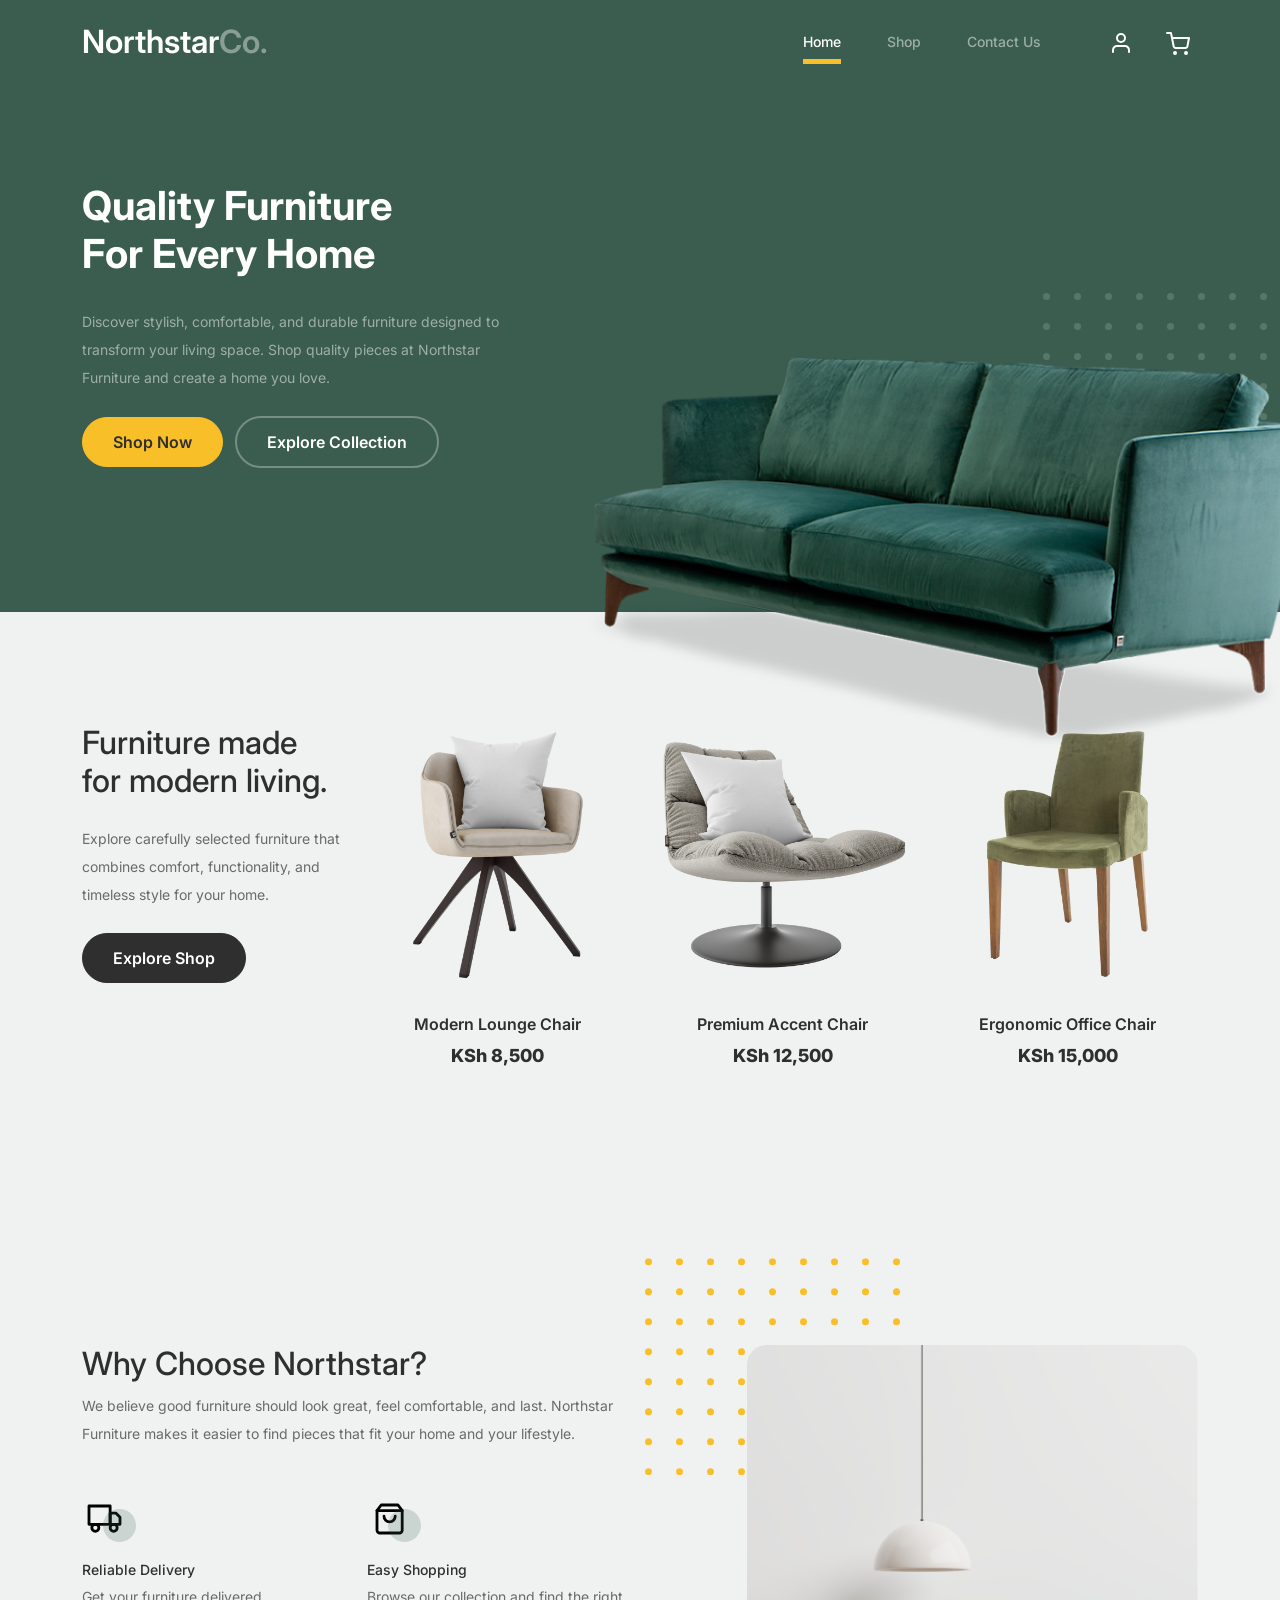
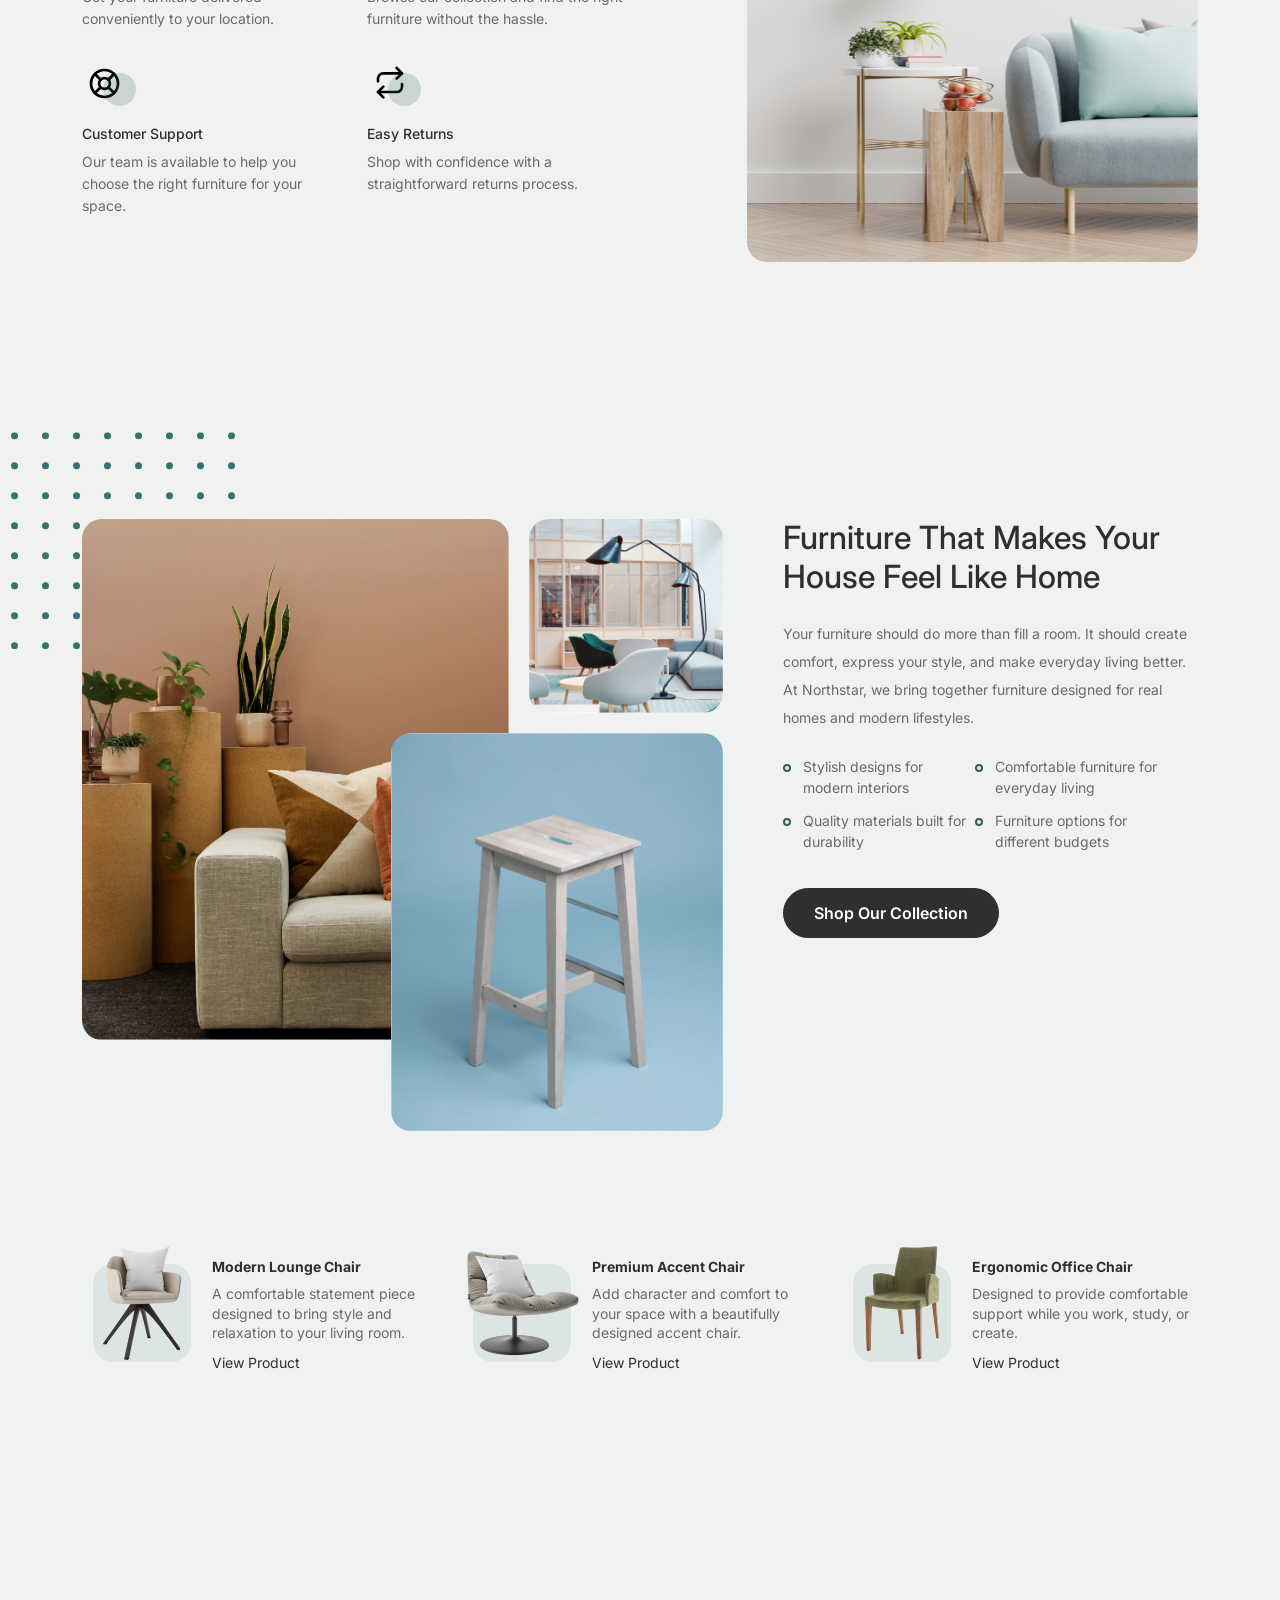
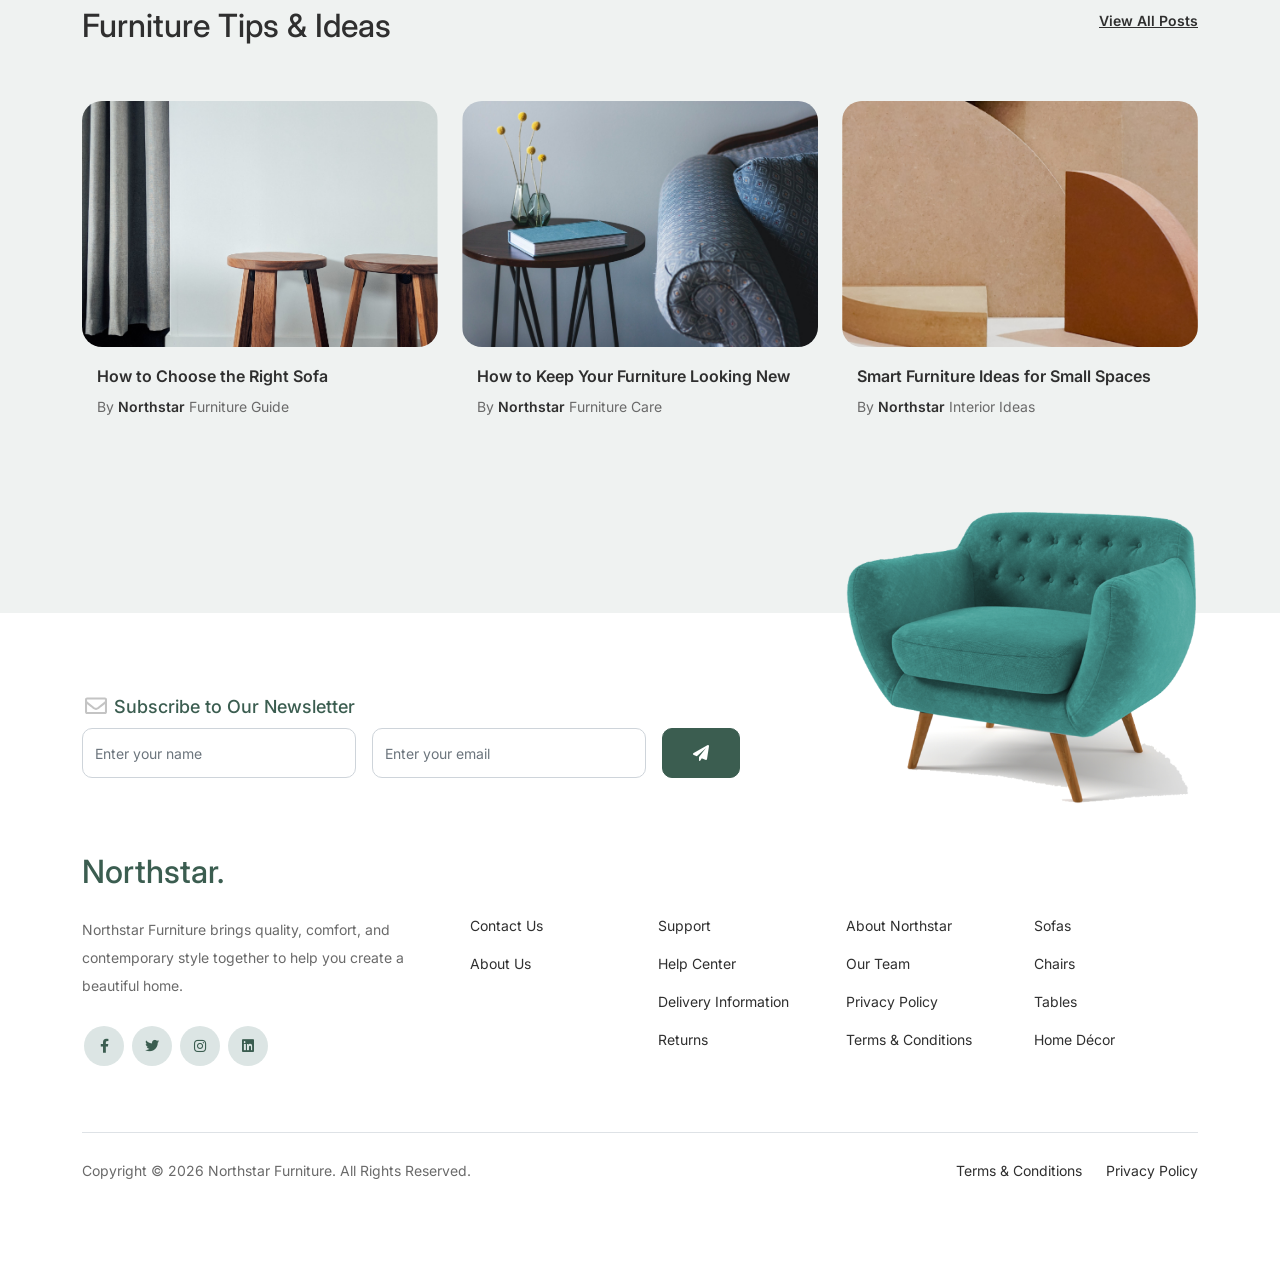
<file: index.html>
<!doctype html>
<html lang="en">
  <head>
    <meta charset="utf-8" />
    <meta
      name="viewport"
      content="width=device-width, initial-scale=1, shrink-to-fit=no"
    />

    <meta name="author" content="Northstar Furniture" />
    <meta
      name="description"
      content="Shop quality furniture at Northstar Furniture. Discover stylish sofas, chairs, tables, and home furniture designed to make your space comfortable and beautiful."
    />
    <meta
      name="keywords"
      content="Northstar Furniture, furniture Kenya, furniture Nairobi, sofas, chairs, tables, home furniture, modern furniture"
    />

    <link rel="shortcut icon" href="favicon.png" />

    <!-- Bootstrap CSS -->
    <link href="css/bootstrap.min.css" rel="stylesheet" />
    <link
      href="https://cdnjs.cloudflare.com/ajax/libs/font-awesome/6.0.0-beta3/css/all.min.css"
      rel="stylesheet"
    />
    <link href="css/tiny-slider.css" rel="stylesheet" />
    <link href="css/style.css" rel="stylesheet" />

    <title>Northstar Furniture — Quality Furniture for Every Home</title>
  </head>

  <body>
    <!-- Start Header / Navigation -->
    <nav
      class="custom-navbar navbar navbar-expand-md navbar-dark bg-dark"
      aria-label="Northstar Furniture navigation bar"
    >
      <div class="container">
        <a class="navbar-brand" href="index.html"> Northstar<span>Co.</span> </a>

        <button
          class="navbar-toggler"
          type="button"
          data-bs-toggle="collapse"
          data-bs-target="#navbarsNorthstar"
          aria-controls="navbarsNorthstar"
          aria-expanded="false"
          aria-label="Toggle navigation"
        >
          <span class="navbar-toggler-icon"></span>
        </button>

        <div class="collapse navbar-collapse" id="navbarsNorthstar">
          <ul class="custom-navbar-nav navbar-nav ms-auto mb-2 mb-md-0">
            <li class="nav-item active">
              <a class="nav-link" href="index.html"> Home </a>
            </li>

            <li class="nav-item">
              <a class="nav-link" href="shop.html"> Shop </a>
            </li>

            <li class="nav-item">
              <a class="nav-link" href="contact.html"> Contact Us </a>
            </li>
          </ul>

          <ul class="custom-navbar-cta navbar-nav mb-2 mb-md-0 ms-5">
            <li>
              <a class="nav-link" href="login.html" aria-label="Login to your account">
                <img src="images/user.svg" alt="User account" />
              </a>
            </li>

            <li>
              <a class="nav-link" href="cart.html" aria-label="Shopping cart">
                <img src="images/cart.svg" alt="Shopping cart" />
              </a>
            </li>
          </ul>
        </div>
      </div>
    </nav>
    <!-- End Header / Navigation -->

    <!-- Start Hero Section -->
    <div class="hero">
      <div class="container">
        <div class="row justify-content-between align-items-center">
          <div class="col-lg-5">
            <div class="intro-excerpt">
              <h1>
                Quality Furniture
                <span class="d-block"> For Every Home </span>
              </h1>

              <p class="mb-4">
                Discover stylish, comfortable, and durable furniture designed to
                transform your living space. Shop quality pieces at Northstar
                Furniture and create a home you love.
              </p>

              <p>
                <a href="shop.html" class="btn btn-secondary me-2">
                  Shop Now
                </a>

                <a href="shop.html" class="btn btn-white-outline">
                  Explore Collection
                </a>
              </p>
            </div>
          </div>

          <div class="col-lg-7">
            <div class="hero-img-wrap">
              <img
                src="images/couch.png"
                class="img-fluid"
                alt="Modern Northstar furniture"
              />
            </div>
          </div>
        </div>
      </div>
    </div>
    <!-- End Hero Section -->

    <!-- Start Product Section -->
    <div class="product-section">
      <div class="container">
        <div class="row">
          <!-- Start Column 1 -->
          <div class="col-md-12 col-lg-3 mb-5 mb-lg-0">
            <h2 class="mb-4 section-title">
              Furniture made for modern living.
            </h2>

            <p class="mb-4">
              Explore carefully selected furniture that combines comfort,
              functionality, and timeless style for your home.
            </p>

            <p>
              <a href="shop.html" class="btn"> Explore Shop </a>
            </p>
          </div>
          <!-- End Column 1 -->

          <!-- Start Column 2 -->
          <div class="col-12 col-md-4 col-lg-3 mb-5 mb-md-0">
            <a class="product-item" href="cart.html">
              <img
                src="images/product-1.png"
                class="img-fluid product-thumbnail"
                alt="Modern lounge chair"
              />

              <h3 class="product-title">Modern Lounge Chair</h3>

              <strong class="product-price"> KSh 8,500 </strong>

              <span class="icon-cross">
                <img
                  src="images/cross.svg"
                  class="img-fluid"
                  alt="Add to cart"
                />
              </span>
            </a>
          </div>
          <!-- End Column 2 -->

          <!-- Start Column 3 -->
          <div class="col-12 col-md-4 col-lg-3 mb-5 mb-md-0">
            <a class="product-item" href="cart.html">
              <img
                src="images/product-2.png"
                class="img-fluid product-thumbnail"
                alt="Comfortable accent chair"
              />

              <h3 class="product-title">Premium Accent Chair</h3>

              <strong class="product-price"> KSh 12,500 </strong>

              <span class="icon-cross">
                <img
                  src="images/cross.svg"
                  class="img-fluid"
                  alt="Add to cart"
                />
              </span>
            </a>
          </div>
          <!-- End Column 3 -->

          <!-- Start Column 4 -->
          <div class="col-12 col-md-4 col-lg-3 mb-5 mb-md-0">
            <a class="product-item" href="cart.html">
              <img
                src="images/product-3.png"
                class="img-fluid product-thumbnail"
                alt="Ergonomic office chair"
              />

              <h3 class="product-title">Ergonomic Office Chair</h3>

              <strong class="product-price"> KSh 15,000 </strong>

              <span class="icon-cross">
                <img
                  src="images/cross.svg"
                  class="img-fluid"
                  alt="Add to cart"
                />
              </span>
            </a>
          </div>
          <!-- End Column 4 -->
        </div>
      </div>
    </div>
    <!-- End Product Section -->

    <!-- Start Why Choose Us Section -->
    <div class="why-choose-section">
      <div class="container">
        <div class="row justify-content-between">
          <div class="col-lg-6">
            <h2 class="section-title">Why Choose Northstar?</h2>

            <p>
              We believe good furniture should look great, feel comfortable, and
              last. Northstar Furniture makes it easier to find pieces that fit
              your home and your lifestyle.
            </p>

            <div class="row my-5">
              <!-- Feature 1 -->
              <div class="col-6 col-md-6">
                <div class="feature">
                  <div class="icon">
                    <img
                      src="images/truck.svg"
                      alt="Furniture delivery"
                      class="img-fluid"
                    />
                  </div>

                  <h3>Reliable Delivery</h3>

                  <p>
                    Get your furniture delivered conveniently to your location.
                  </p>
                </div>
              </div>
              <!-- End Feature 1 -->

              <!-- Feature 2 -->
              <div class="col-6 col-md-6">
                <div class="feature">
                  <div class="icon">
                    <img
                      src="images/bag.svg"
                      alt="Easy online shopping"
                      class="img-fluid"
                    />
                  </div>

                  <h3>Easy Shopping</h3>

                  <p>
                    Browse our collection and find the right furniture without
                    the hassle.
                  </p>
                </div>
              </div>
              <!-- End Feature 2 -->

              <!-- Feature 3 -->
              <div class="col-6 col-md-6">
                <div class="feature">
                  <div class="icon">
                    <img
                      src="images/support.svg"
                      alt="Customer support"
                      class="img-fluid"
                    />
                  </div>

                  <h3>Customer Support</h3>

                  <p>
                    Our team is available to help you choose the right furniture
                    for your space.
                  </p>
                </div>
              </div>
              <!-- End Feature 3 -->

              <!-- Feature 4 -->
              <div class="col-6 col-md-6">
                <div class="feature">
                  <div class="icon">
                    <img
                      src="images/return.svg"
                      alt="Easy returns"
                      class="img-fluid"
                    />
                  </div>

                  <h3>Easy Returns</h3>

                  <p>
                    Shop with confidence with a straightforward returns process.
                  </p>
                </div>
              </div>
              <!-- End Feature 4 -->
            </div>
          </div>

          <div class="col-lg-5">
            <div class="img-wrap">
              <img
                src="images/why-choose-us-img.jpg"
                alt="Northstar furniture collection"
                class="img-fluid"
              />
            </div>
          </div>
        </div>
      </div>
    </div>
    <!-- End Why Choose Us Section -->

    <!-- Start We Help Section -->
    <div class="we-help-section">
      <div class="container">
        <div class="row justify-content-between">
          <div class="col-lg-7 mb-5 mb-lg-0">
            <div class="imgs-grid">
              <div class="grid grid-1">
                <img
                  src="images/img-grid-1.jpg"
                  alt="Modern living room furniture"
                />
              </div>

              <div class="grid grid-2">
                <img src="images/img-grid-2.jpg" alt="Stylish home furniture" />
              </div>

              <div class="grid grid-3">
                <img src="images/img-grid-3.jpg" alt="Contemporary furniture" />
              </div>
            </div>
          </div>

          <div class="col-lg-5 ps-lg-5">
            <h2 class="section-title mb-4">
              Furniture That Makes Your House Feel Like Home
            </h2>

            <p>
              Your furniture should do more than fill a room. It should create
              comfort, express your style, and make everyday living better. At
              Northstar, we bring together furniture designed for real homes and
              modern lifestyles.
            </p>

            <ul class="list-unstyled custom-list my-4">
              <li>Stylish designs for modern interiors</li>

              <li>Comfortable furniture for everyday living</li>

              <li>Quality materials built for durability</li>

              <li>Furniture options for different budgets</li>
            </ul>

            <p>
              <a href="shop.html" class="btn"> Shop Our Collection </a>
            </p>
          </div>
        </div>
      </div>
    </div>
    <!-- End We Help Section -->

    <!-- Start Popular Product -->
    <div class="popular-product">
      <div class="container">
        <div class="row">
          <!-- Product 1 -->
          <div class="col-12 col-md-6 col-lg-4 mb-4 mb-lg-0">
            <div class="product-item-sm d-flex">
              <div class="thumbnail">
                <img
                  src="images/product-1.png"
                  alt="Modern lounge chair"
                  class="img-fluid"
                />
              </div>

              <div class="pt-3">
                <h3>Modern Lounge Chair</h3>

                <p>
                  A comfortable statement piece designed to bring style and
                  relaxation to your living room.
                </p>

                <p>
                  <a href="shop.html"> View Product </a>
                </p>
              </div>
            </div>
          </div>

          <!-- Product 2 -->
          <div class="col-12 col-md-6 col-lg-4 mb-4 mb-lg-0">
            <div class="product-item-sm d-flex">
              <div class="thumbnail">
                <img
                  src="images/product-2.png"
                  alt="Premium accent chair"
                  class="img-fluid"
                />
              </div>

              <div class="pt-3">
                <h3>Premium Accent Chair</h3>

                <p>
                  Add character and comfort to your space with a beautifully
                  designed accent chair.
                </p>

                <p>
                  <a href="shop.html"> View Product </a>
                </p>
              </div>
            </div>
          </div>

          <!-- Product 3 -->
          <div class="col-12 col-md-6 col-lg-4 mb-4 mb-lg-0">
            <div class="product-item-sm d-flex">
              <div class="thumbnail">
                <img
                  src="images/product-3.png"
                  alt="Ergonomic office chair"
                  class="img-fluid"
                />
              </div>

              <div class="pt-3">
                <h3>Ergonomic Office Chair</h3>

                <p>
                  Designed to provide comfortable support while you work, study,
                  or create.
                </p>

                <p>
                  <a href="shop.html"> View Product </a>
                </p>
              </div>
            </div>
          </div>
        </div>
      </div>
    </div>
    <!-- End Popular Product -->


    <!-- Start Blog Section -->
    <div class="blog-section">
      <div class="container">
        <div class="row mb-5">
          <div class="col-md-6">
            <h2 class="section-title">Furniture Tips & Ideas</h2>
          </div>

          <div class="col-md-6 text-start text-md-end">
            <a href="#" class="more"> View All Posts </a>
          </div>
        </div>

        <div class="row">
          <!-- Blog Post 1 -->
          <div class="col-12 col-sm-6 col-md-4 mb-4 mb-md-0">
            <div class="post-entry">
              <a href="#" class="post-thumbnail">
                <img
                  src="images/post-1.jpg"
                  alt="Furniture buying guide"
                  class="img-fluid"
                />
              </a>

              <div class="post-content-entry">
                <h3>
                  <a href="#"> How to Choose the Right Sofa </a>
                </h3>

                <div class="meta">
                  <span>
                    By
                    <a href="#"> Northstar </a>
                  </span>

                  <span> Furniture Guide </span>
                </div>
              </div>
            </div>
          </div>

          <!-- Blog Post 2 -->
          <div class="col-12 col-sm-6 col-md-4 mb-4 mb-md-0">
            <div class="post-entry">
              <a href="#" class="post-thumbnail">
                <img
                  src="images/post-2.jpg"
                  alt="Furniture care tips"
                  class="img-fluid"
                />
              </a>

              <div class="post-content-entry">
                <h3>
                  <a href="#"> How to Keep Your Furniture Looking New </a>
                </h3>

                <div class="meta">
                  <span>
                    By
                    <a href="#"> Northstar </a>
                  </span>

                  <span> Furniture Care </span>
                </div>
              </div>
            </div>
          </div>

          <!-- Blog Post 3 -->
          <div class="col-12 col-sm-6 col-md-4 mb-4 mb-md-0">
            <div class="post-entry">
              <a href="#" class="post-thumbnail">
                <img
                  src="images/post-3.jpg"
                  alt="Small space furniture ideas"
                  class="img-fluid"
                />
              </a>

              <div class="post-content-entry">
                <h3>
                  <a href="#"> Smart Furniture Ideas for Small Spaces </a>
                </h3>

                <div class="meta">
                  <span>
                    By
                    <a href="#"> Northstar </a>
                  </span>

                  <span> Interior Ideas </span>
                </div>
              </div>
            </div>
          </div>
        </div>
      </div>
    </div>
    <!-- End Blog Section -->

    <!-- Start Footer Section -->
    <footer class="footer-section">
      <div class="container relative">
        <div class="sofa-img">
          <img
            src="images/sofa.png"
            alt="Northstar furniture"
            class="img-fluid"
          />
        </div>

        <!-- Newsletter -->
        <div class="row">
          <div class="col-lg-8">
            <div class="subscription-form">
              <h3 class="d-flex align-items-center">
                <span class="me-1">
                  <img
                    src="images/envelope-outline.svg"
                    alt="Email"
                    class="img-fluid"
                  />
                </span>

                <span> Subscribe to Our Newsletter </span>
              </h3>

              <form action="#" class="row g-3">
                <div class="col-auto">
                  <input
                    type="text"
                    class="form-control"
                    placeholder="Enter your name"
                    aria-label="Your name"
                  />
                </div>

                <div class="col-auto">
                  <input
                    type="email"
                    class="form-control"
                    placeholder="Enter your email"
                    aria-label="Your email"
                  />
                </div>

                <div class="col-auto">
                  <button
                    type="submit"
                    class="btn btn-primary"
                    aria-label="Subscribe to newsletter"
                  >
                    <span class="fa fa-paper-plane"></span>
                  </button>
                </div>
              </form>
            </div>
          </div>
        </div>

        <!-- Footer Main Content -->
        <div class="row g-5 mb-5">
          <!-- About Northstar -->
          <div class="col-lg-4">
            <div class="mb-4 footer-logo-wrap">
              <a href="index.html" class="footer-logo">
                Northstar<span>.</span>
              </a>
            </div>

            <p class="mb-4">
              Northstar Furniture brings quality, comfort, and contemporary
              style together to help you create a beautiful home.
            </p>

            <ul class="list-unstyled custom-social">
              <li>
                <a href="#" aria-label="Facebook">
                  <span class="fa fa-brands fa-facebook-f"></span>
                </a>
              </li>

              <li>
                <a href="#" aria-label="Twitter">
                  <span class="fa fa-brands fa-twitter"></span>
                </a>
              </li>

              <li>
                <a href="#" aria-label="Instagram">
                  <span class="fa fa-brands fa-instagram"></span>
                </a>
              </li>

              <li>
                <a href="#" aria-label="LinkedIn">
                  <span class="fa fa-brands fa-linkedin"></span>
                </a>
              </li>
            </ul>
          </div>

          <!-- Footer Links -->
          <div class="col-lg-8">
            <div class="row links-wrap">
              <!-- Customer Service -->
              <div class="col-6 col-sm-6 col-md-3">
                <ul class="list-unstyled">
                  <li>
                    <a href="contact.html"> Contact Us </a>
                  </li>

                  <li>
                    <a href="#"> About Us </a>
                  </li>
                </ul>
              </div>

              <!-- Support -->
              <div class="col-6 col-sm-6 col-md-3">
                <ul class="list-unstyled">
                  <li>
                    <a href="#"> Support </a>
                  </li>

                  <li>
                    <a href="#"> Help Center </a>
                  </li>

                  <li>
                    <a href="#"> Delivery Information </a>
                  </li>

                  <li>
                    <a href="#"> Returns </a>
                  </li>
                </ul>
              </div>

              <!-- Company -->
              <div class="col-6 col-sm-6 col-md-3">
                <ul class="list-unstyled">
                  <li>
                    <a href="#"> About Northstar </a>
                  </li>

                  <li>
                    <a href="#"> Our Team </a>
                  </li>

                  <li>
                    <a href="#"> Privacy Policy </a>
                  </li>

                  <li>
                    <a href="#"> Terms & Conditions </a>
                  </li>
                </ul>
              </div>

              <!-- Furniture Categories -->
              <div class="col-6 col-sm-6 col-md-3">
                <ul class="list-unstyled">
                  <li>
                    <a href="shop.html"> Sofas </a>
                  </li>

                  <li>
                    <a href="shop.html"> Chairs </a>
                  </li>

                  <li>
                    <a href="shop.html"> Tables </a>
                  </li>

                  <li>
                    <a href="shop.html"> Home Décor </a>
                  </li>
                </ul>
              </div>
            </div>
          </div>
        </div>

        <!-- Copyright -->
        <div class="border-top copyright">
          <div class="row pt-4">
            <div class="col-lg-6">
              <p class="mb-2 text-center text-lg-start">
                Copyright &copy;

                <script>
                  document.write(new Date().getFullYear());
                </script>

                Northstar Furniture. All Rights Reserved.
              </p>
            </div>

            <div class="col-lg-6 text-center text-lg-end">
              <ul class="list-unstyled d-inline-flex ms-auto">
                <li class="me-4">
                  <a href="#"> Terms & Conditions </a>
                </li>

                <li>
                  <a href="#"> Privacy Policy </a>
                </li>
              </ul>
            </div>
          </div>
        </div>
      </div>
    </footer>
    <!-- End Footer Section -->

    <!-- JavaScript -->
    <script src="js/bootstrap.bundle.min.js"></script>
    <script src="js/tiny-slider.js"></script>
    <script src="js/custom.js"></script>
  </body>
</html>
</file>
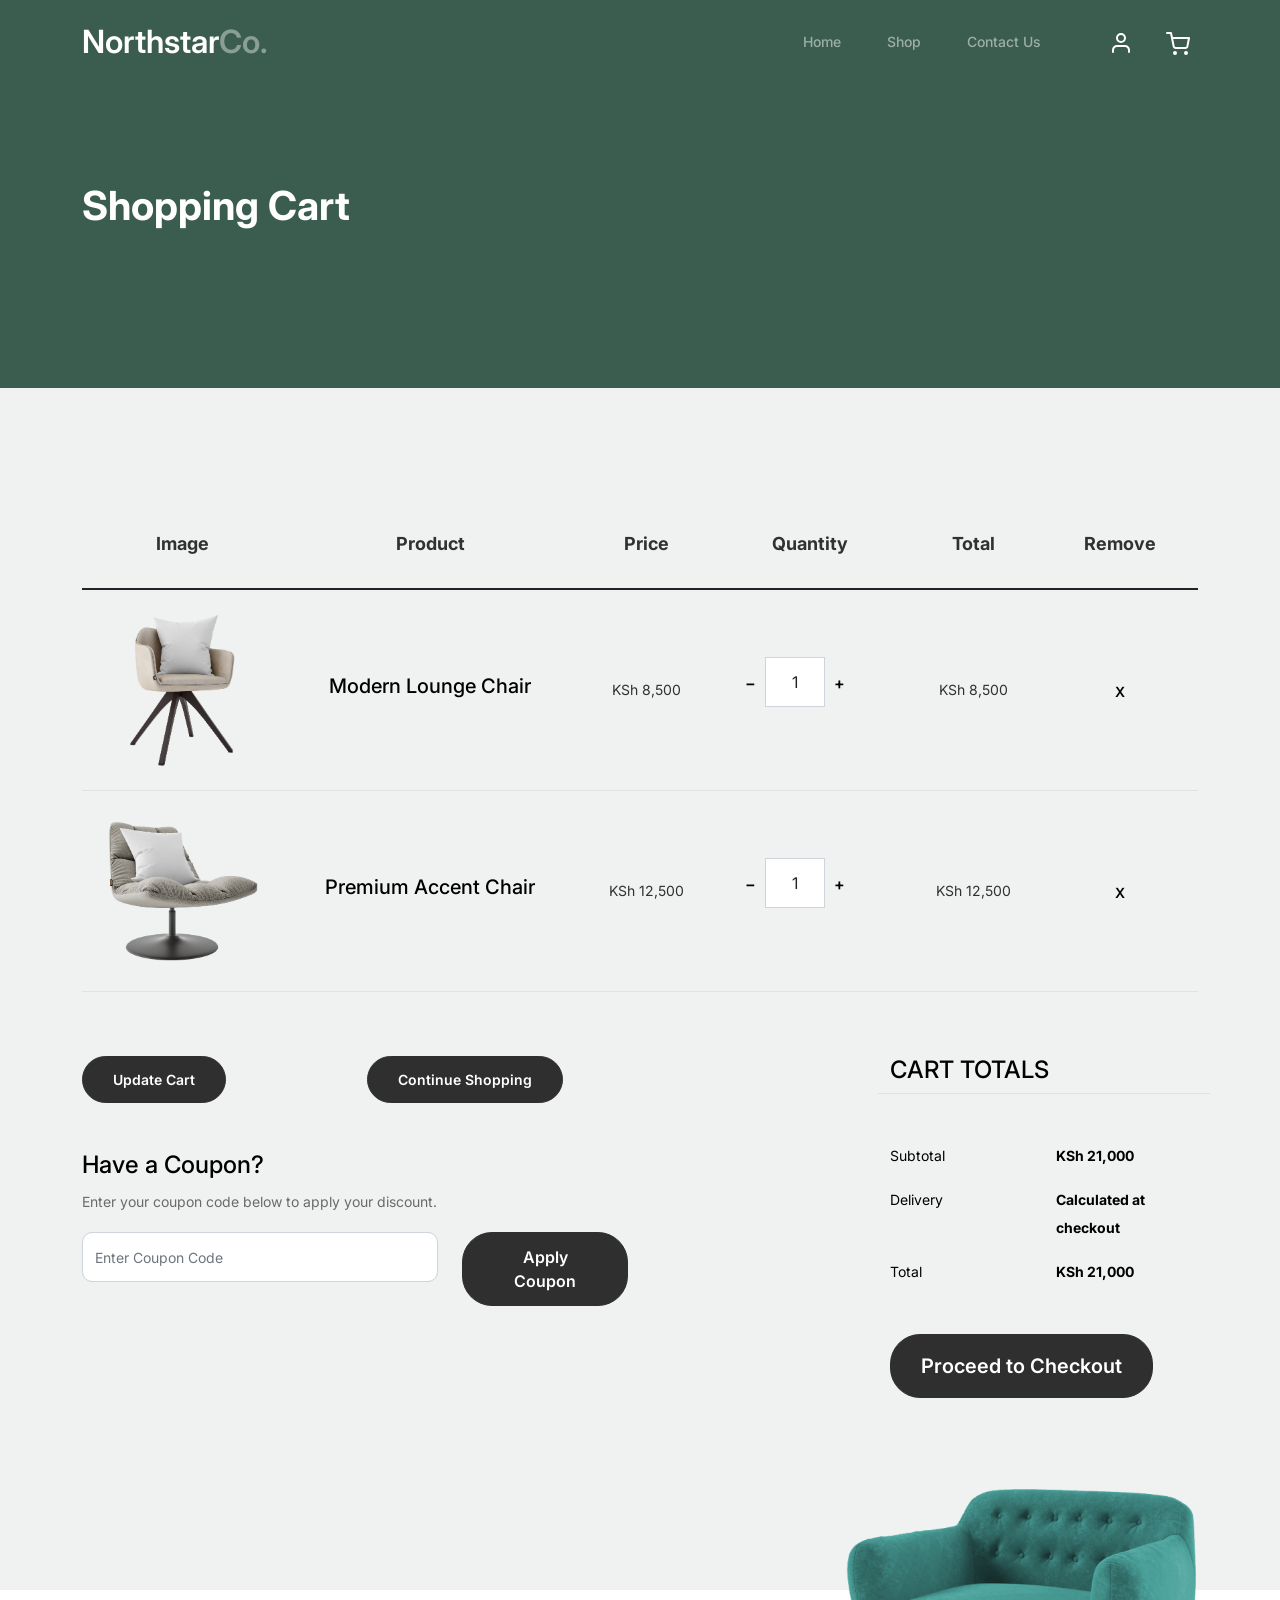
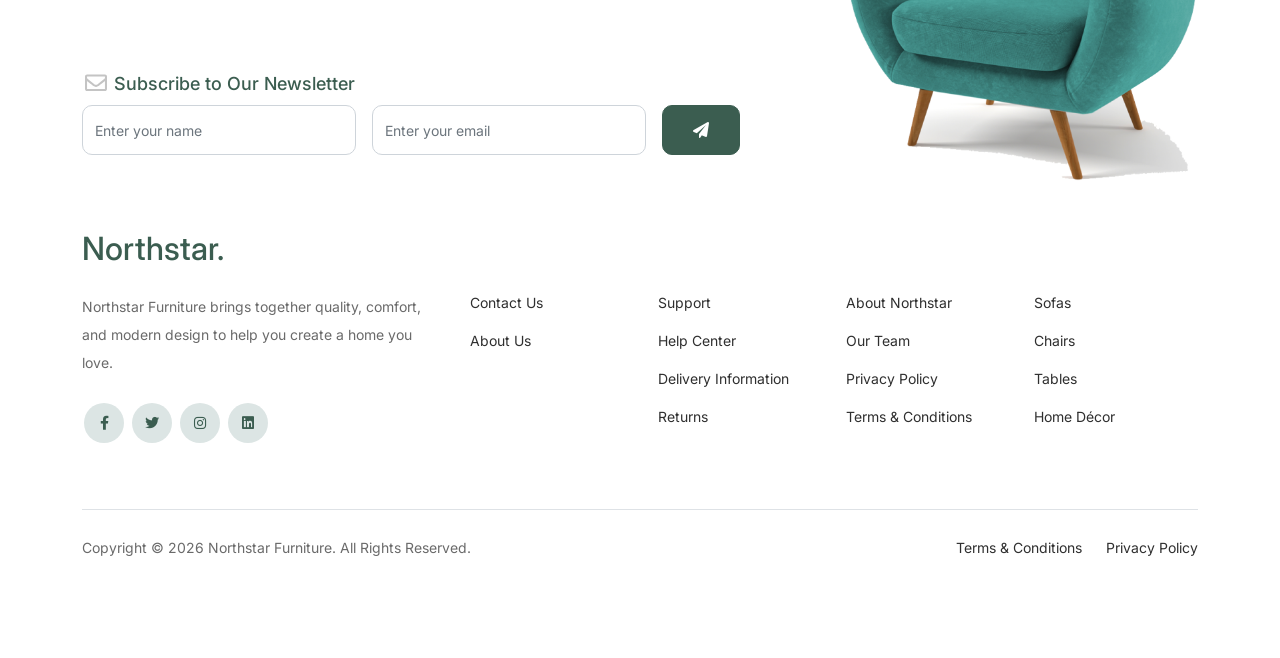
<file: cart.html>
<!doctype html>
<html lang="en">
  <head>
    <meta charset="utf-8" />
    <meta
      name="viewport"
      content="width=device-width, initial-scale=1, shrink-to-fit=no"
    />

    <meta name="author" content="Northstar Furniture" />
    <meta
      name="description"
      content="Review your Northstar Furniture shopping cart and proceed securely to checkout."
    />
    <meta
      name="keywords"
      content="Northstar Furniture, shopping cart, furniture Kenya, furniture Nairobi, online furniture"
    />

    <link rel="shortcut icon" href="favicon.png" />

    <!-- Bootstrap CSS -->
    <link href="css/bootstrap.min.css" rel="stylesheet" />
    <link
      href="https://cdnjs.cloudflare.com/ajax/libs/font-awesome/6.0.0-beta3/css/all.min.css"
      rel="stylesheet"
    />
    <link href="css/tiny-slider.css" rel="stylesheet" />
    <link href="css/style.css" rel="stylesheet" />

    <title>Shopping Cart — Northstar Furniture</title>
  </head>

  <body>
    <!-- Start Header / Navigation -->
    <nav
      class="custom-navbar navbar navbar-expand-md navbar-dark bg-dark"
      aria-label="Northstar Furniture navigation bar"
    >
      <div class="container">
        <a class="navbar-brand" href="index.html"> Northstar<span>Co.</span> </a>

        <button
          class="navbar-toggler"
          type="button"
          data-bs-toggle="collapse"
          data-bs-target="#navbarsNorthstar"
          aria-controls="navbarsNorthstar"
          aria-expanded="false"
          aria-label="Toggle navigation"
        >
          <span class="navbar-toggler-icon"></span>
        </button>

        <div class="collapse navbar-collapse" id="navbarsNorthstar">
          <ul class="custom-navbar-nav navbar-nav ms-auto mb-2 mb-md-0">
            <li class="nav-item">
              <a class="nav-link" href="index.html"> Home </a>
            </li>

            <li>
              <a class="nav-link" href="shop.html"> Shop </a>
            </li>

            <li>
              <a class="nav-link" href="contact.html"> Contact Us </a>
            </li>
          </ul>

          <ul class="custom-navbar-cta navbar-nav mb-2 mb-md-0 ms-5">
            <li>
              <a class="nav-link" href="login.html" aria-label="My account">
                <img src="images/user.svg" alt="My account" />
              </a>
            </li>

            <li>
              <a class="nav-link" href="login.html" aria-label="Shopping cart">
                <img src="images/cart.svg" alt="Shopping cart" />
              </a>
            </li>
          </ul>
        </div>
      </div>
    </nav>
    <!-- End Header / Navigation -->

    <!-- Start Hero Section -->
    <div class="hero">
      <div class="container">
        <div class="row justify-content-between">
          <div class="col-lg-5">
            <div class="intro-excerpt">
              <h1>Shopping Cart</h1>
            </div>
          </div>

          <div class="col-lg-7"></div>
        </div>
      </div>
    </div>
    <!-- End Hero Section -->

    <!-- Start Cart Section -->
    <div class="untree_co-section before-footer-section">
      <div class="container">
        <div class="row mb-5">
          <form class="col-md-12" method="post">
            <div class="site-blocks-table">
              <table class="table">
                <thead>
                  <tr>
                    <th class="product-thumbnail">Image</th>

                    <th class="product-name">Product</th>

                    <th class="product-price">Price</th>

                    <th class="product-quantity">Quantity</th>

                    <th class="product-total">Total</th>

                    <th class="product-remove">Remove</th>
                  </tr>
                </thead>

                <tbody>
                  <!-- Cart Item 1 -->
                  <tr>
                    <td class="product-thumbnail">
                      <img
                        src="images/product-1.png"
                        alt="Modern Lounge Chair"
                        class="img-fluid"
                      />
                    </td>

                    <td class="product-name">
                      <h2 class="h5 text-black">Modern Lounge Chair</h2>
                    </td>

                    <td>KSh 8,500</td>

                    <td>
                      <div
                        class="input-group mb-3 d-flex align-items-center quantity-container"
                        style="max-width: 120px"
                      >
                        <div class="input-group-prepend">
                          <button
                            class="btn btn-outline-black decrease"
                            type="button"
                            aria-label="Decrease quantity"
                          >
                            &minus;
                          </button>
                        </div>

                        <input
                          type="text"
                          class="form-control text-center quantity-amount"
                          value="1"
                          placeholder="1"
                          aria-label="Product quantity"
                        />

                        <div class="input-group-append">
                          <button
                            class="btn btn-outline-black increase"
                            type="button"
                            aria-label="Increase quantity"
                          >
                            &plus;
                          </button>
                        </div>
                      </div>
                    </td>

                    <td>KSh 8,500</td>

                    <td>
                      <a
                        href="#"
                        class="btn btn-black btn-sm"
                        aria-label="Remove Modern Lounge Chair"
                      >
                        X
                      </a>
                    </td>
                  </tr>

                  <!-- Cart Item 2 -->
                  <tr>
                    <td class="product-thumbnail">
                      <img
                        src="images/product-2.png"
                        alt="Premium Accent Chair"
                        class="img-fluid"
                      />
                    </td>

                    <td class="product-name">
                      <h2 class="h5 text-black">Premium Accent Chair</h2>
                    </td>

                    <td>KSh 12,500</td>

                    <td>
                      <div
                        class="input-group mb-3 d-flex align-items-center quantity-container"
                        style="max-width: 120px"
                      >
                        <div class="input-group-prepend">
                          <button
                            class="btn btn-outline-black decrease"
                            type="button"
                            aria-label="Decrease quantity"
                          >
                            &minus;
                          </button>
                        </div>

                        <input
                          type="text"
                          class="form-control text-center quantity-amount"
                          value="1"
                          placeholder="1"
                          aria-label="Product quantity"
                        />

                        <div class="input-group-append">
                          <button
                            class="btn btn-outline-black increase"
                            type="button"
                            aria-label="Increase quantity"
                          >
                            &plus;
                          </button>
                        </div>
                      </div>
                    </td>

                    <td>KSh 12,500</td>

                    <td>
                      <a
                        href="#"
                        class="btn btn-black btn-sm"
                        aria-label="Remove Premium Accent Chair"
                      >
                        X
                      </a>
                    </td>
                  </tr>
                </tbody>
              </table>
            </div>
          </form>
        </div>

        <!-- Cart Actions and Totals -->
        <div class="row">
          <!-- Cart Actions -->
          <div class="col-md-6">
            <div class="row mb-5">
              <div class="col-md-6 mb-3 mb-md-0">
                <button class="btn btn-black btn-sm btn-block" type="button">
                  Update Cart
                </button>
              </div>

              <div class="col-md-6">
                <a
                  href="shop.html"
                  class="btn btn-outline-black btn-sm btn-block"
                >
                  Continue Shopping
                </a>
              </div>
            </div>

            <!-- Coupon -->
            <div class="row">
              <div class="col-md-12">
                <label class="text-black h4" for="coupon">
                  Have a Coupon?
                </label>

                <p>Enter your coupon code below to apply your discount.</p>
              </div>

              <div class="col-md-8 mb-3 mb-md-0">
                <input
                  type="text"
                  class="form-control py-3"
                  id="coupon"
                  placeholder="Enter Coupon Code"
                  aria-label="Coupon code"
                />
              </div>

              <div class="col-md-4">
                <button class="btn btn-black" type="button">
                  Apply Coupon
                </button>
              </div>
            </div>
          </div>

          <!-- Cart Totals -->
          <div class="col-md-6 pl-5">
            <div class="row justify-content-end">
              <div class="col-md-7">
                <div class="row">
                  <div class="col-md-12 text-right border-bottom mb-5">
                    <h3 class="text-black h4 text-uppercase">Cart Totals</h3>
                  </div>
                </div>

                <!-- Subtotal -->
                <div class="row mb-3">
                  <div class="col-md-6">
                    <span class="text-black"> Subtotal </span>
                  </div>

                  <div class="col-md-6 text-right">
                    <strong class="text-black"> KSh 21,000 </strong>
                  </div>
                </div>

                <!-- Delivery -->
                <div class="row mb-3">
                  <div class="col-md-6">
                    <span class="text-black"> Delivery </span>
                  </div>

                  <div class="col-md-6 text-right">
                    <strong class="text-black"> Calculated at checkout </strong>
                  </div>
                </div>

                <!-- Total -->
                <div class="row mb-5">
                  <div class="col-md-6">
                    <span class="text-black"> Total </span>
                  </div>

                  <div class="col-md-6 text-right">
                    <strong class="text-black"> KSh 21,000 </strong>
                  </div>
                </div>

                <!-- Checkout Button -->
                <div class="row">
                  <div class="col-md-12">
                    <a
                      href="checkout.html"
                      class="btn btn-black btn-lg py-3 btn-block"
                    >
                      Proceed to Checkout
                    </a>
                  </div>
                </div>
              </div>
            </div>
          </div>
        </div>
      </div>
    </div>
    <!-- End Cart Section -->

    <!-- Start Footer Section -->
    <footer class="footer-section">
      <div class="container relative">
        <div class="sofa-img">
          <img
            src="images/sofa.png"
            alt="Northstar Furniture"
            class="img-fluid"
          />
        </div>

        <!-- Newsletter -->
        <div class="row">
          <div class="col-lg-8">
            <div class="subscription-form">
              <h3 class="d-flex align-items-center">
                <span class="me-1">
                  <img
                    src="images/envelope-outline.svg"
                    alt="Email"
                    class="img-fluid"
                  />
                </span>

                <span> Subscribe to Our Newsletter </span>
              </h3>

              <form action="#" class="row g-3">
                <div class="col-auto">
                  <input
                    type="text"
                    class="form-control"
                    placeholder="Enter your name"
                    aria-label="Your name"
                  />
                </div>

                <div class="col-auto">
                  <input
                    type="email"
                    class="form-control"
                    placeholder="Enter your email"
                    aria-label="Your email"
                  />
                </div>

                <div class="col-auto">
                  <button
                    type="submit"
                    class="btn btn-primary"
                    aria-label="Subscribe"
                  >
                    <span class="fa fa-paper-plane"></span>
                  </button>
                </div>
              </form>
            </div>
          </div>
        </div>

        <!-- Footer Content -->
        <div class="row g-5 mb-5">
          <!-- Brand Information -->
          <div class="col-lg-4">
            <div class="mb-4 footer-logo-wrap">
              <a href="index.html" class="footer-logo">
                Northstar<span>.</span>
              </a>
            </div>

            <p class="mb-4">
              Northstar Furniture brings together quality, comfort, and modern
              design to help you create a home you love.
            </p>

            <ul class="list-unstyled custom-social">
              <li>
                <a href="#" aria-label="Facebook">
                  <span class="fa fa-brands fa-facebook-f"></span>
                </a>
              </li>

              <li>
                <a href="#" aria-label="Twitter">
                  <span class="fa fa-brands fa-twitter"></span>
                </a>
              </li>

              <li>
                <a href="#" aria-label="Instagram">
                  <span class="fa fa-brands fa-instagram"></span>
                </a>
              </li>

              <li>
                <a href="#" aria-label="LinkedIn">
                  <span class="fa fa-brands fa-linkedin"></span>
                </a>
              </li>
            </ul>
          </div>

          <!-- Footer Links -->
          <div class="col-lg-8">
            <div class="row links-wrap">
              <!-- Customer Service -->
              <div class="col-6 col-sm-6 col-md-3">
                <ul class="list-unstyled">
                  <li>
                    <a href="contact.html"> Contact Us </a>
                  </li>

                  <li>
                    <a href="#"> About Us </a>
                  </li>
                </ul>
              </div>

              <!-- Support -->
              <div class="col-6 col-sm-6 col-md-3">
                <ul class="list-unstyled">
                  <li>
                    <a href="#"> Support </a>
                  </li>

                  <li>
                    <a href="#"> Help Center </a>
                  </li>

                  <li>
                    <a href="#"> Delivery Information </a>
                  </li>

                  <li>
                    <a href="#"> Returns </a>
                  </li>
                </ul>
              </div>

              <!-- Company -->
              <div class="col-6 col-sm-6 col-md-3">
                <ul class="list-unstyled">
                  <li>
                    <a href="#"> About Northstar </a>
                  </li>

                  <li>
                    <a href="#"> Our Team </a>
                  </li>

                  <li>
                    <a href="#"> Privacy Policy </a>
                  </li>

                  <li>
                    <a href="#"> Terms &amp; Conditions </a>
                  </li>
                </ul>
              </div>

              <!-- Furniture Categories -->
              <div class="col-6 col-sm-6 col-md-3">
                <ul class="list-unstyled">
                  <li>
                    <a href="shop.html"> Sofas </a>
                  </li>

                  <li>
                    <a href="shop.html"> Chairs </a>
                  </li>

                  <li>
                    <a href="shop.html"> Tables </a>
                  </li>

                  <li>
                    <a href="shop.html"> Home Décor </a>
                  </li>
                </ul>
              </div>
            </div>
          </div>
        </div>

        <!-- Copyright -->
        <div class="border-top copyright">
          <div class="row pt-4">
            <div class="col-lg-6">
              <p class="mb-2 text-center text-lg-start">
                Copyright &copy;

                <script>
                  document.write(new Date().getFullYear());
                </script>

                Northstar Furniture. All Rights Reserved.
              </p>
            </div>

            <div class="col-lg-6 text-center text-lg-end">
              <ul class="list-unstyled d-inline-flex ms-auto">
                <li class="me-4">
                  <a href="#"> Terms &amp; Conditions </a>
                </li>

                <li>
                  <a href="#"> Privacy Policy </a>
                </li>
              </ul>
            </div>
          </div>
        </div>
      </div>
    </footer>
    <!-- End Footer Section -->

    <!-- JavaScript -->
    <script src="js/bootstrap.bundle.min.js"></script>
    <script src="js/tiny-slider.js"></script>
    <script src="js/custom.js"></script>
  </body>
</html>
</file>
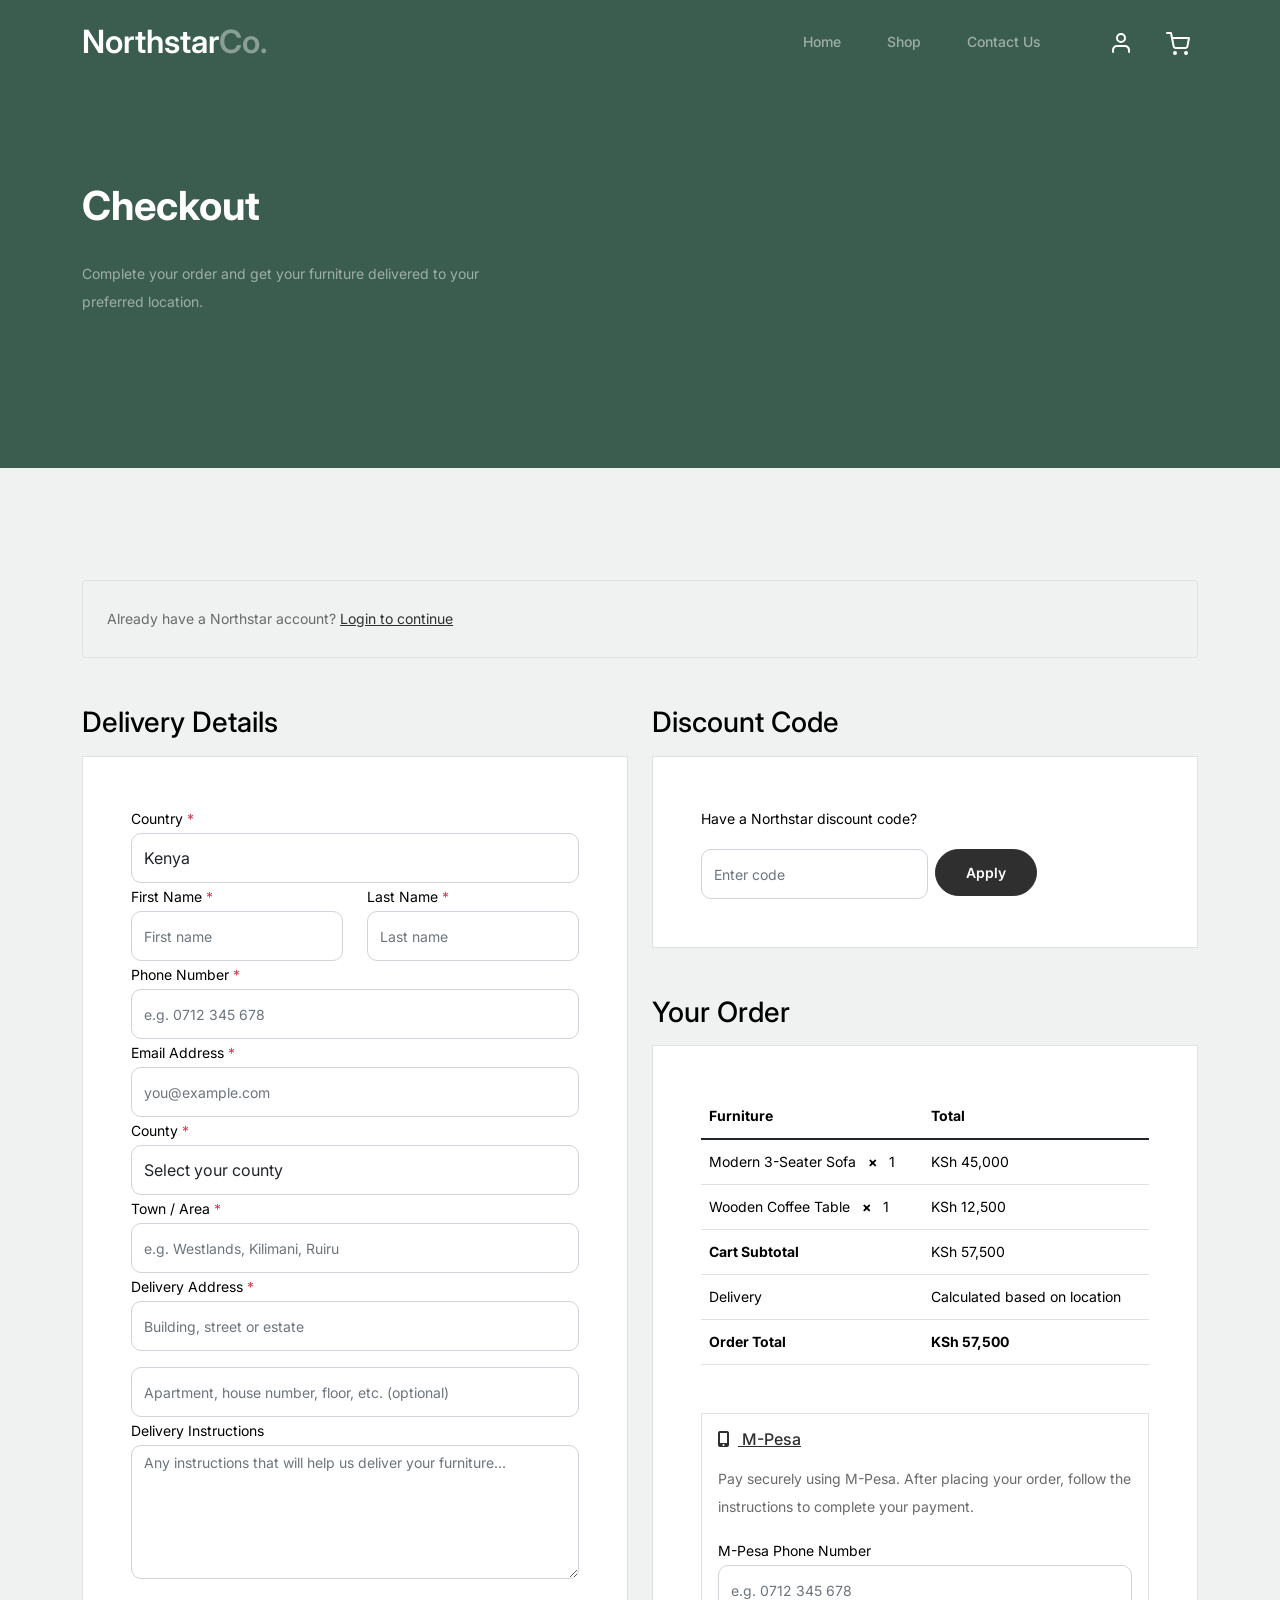
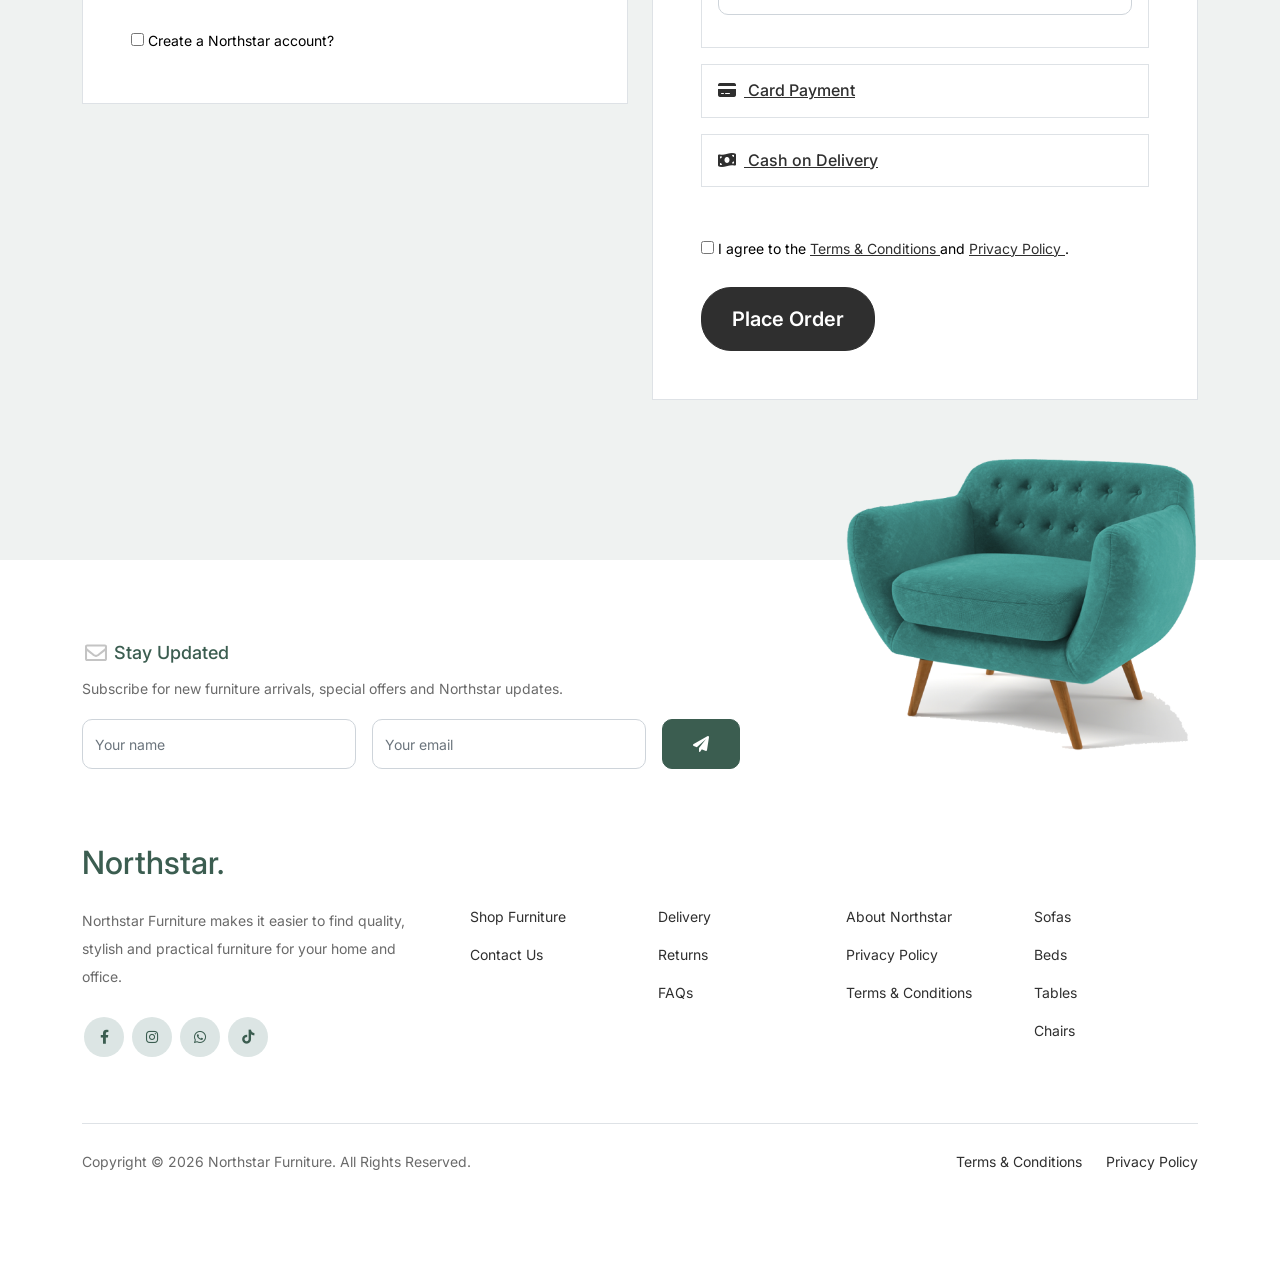
<file: checkout.html>
<!doctype html>
<html lang="en">
  <head>
    <meta charset="utf-8" />
    <meta name="viewport" content="width=device-width, initial-scale=1, shrink-to-fit=no" />
    <meta name="author" content="Northstar Furniture" />
    <link rel="shortcut icon" href="favicon.png" />
    <meta name="description" content="Complete your Northstar Furniture order securely. Shop quality furniture for your home and office with convenient delivery across Kenya."/>
    <meta name="keywords" content="Northstar Furniture, furniture Kenya, buy furniture online Kenya, sofas Kenya, beds Kenya, tables Kenya, office furniture Kenya"/>

    <!-- Bootstrap CSS -->
    <link href="css/bootstrap.min.css" rel="stylesheet" />
    <link href="https://cdnjs.cloudflare.com/ajax/libs/font-awesome/6.0.0-beta3/css/all.min.css" rel="stylesheet"/>
    <link href="css/tiny-slider.css" rel="stylesheet" />
    <link href="css/style.css" rel="stylesheet" />

    <title>Checkout | Northstar Furniture</title>
  </head>

  <body>
    <!-- Start Header/Navigation -->
    <nav
      class="custom-navbar navbar navbar-expand-md navbar-dark bg-dark"
      aria-label="Northstar Furniture navigation bar">
      <div class="container">
        <a class="navbar-brand" href="index.html"> Northstar<span>Co.</span> </a>

        <button
          class="navbar-toggler"
          type="button"
          data-bs-toggle="collapse"
          data-bs-target="#navbarsNorthstar"
          aria-controls="navbarsNorthstar"
          aria-expanded="false"
          aria-label="Toggle navigation"
        >
          <span class="navbar-toggler-icon"></span>
        </button>

        <div class="collapse navbar-collapse" id="navbarsNorthstar">
          <ul class="custom-navbar-nav navbar-nav ms-auto mb-2 mb-md-0">
            <li class="nav-item">
              <a class="nav-link" href="index.html">Home</a>
            </li>

            <li>
              <a class="nav-link" href="shop.html">Shop</a>
            </li>

            <li>
              <a class="nav-link" href="contact.html">Contact Us</a>
            </li>
          </ul>

          <ul class="custom-navbar-cta navbar-nav mb-2 mb-md-0 ms-5">
            <li>
              <a class="nav-link" href="login.html" aria-label="Account">
                <img src="images/user.svg" alt="Account" />
              </a>
            </li>

            <li>
              <a class="nav-link" href="cart.html" aria-label="Shopping Cart">
                <img src="images/cart.svg" alt="Shopping Cart" />
              </a>
            </li>
          </ul>
        </div>
      </div>
    </nav>
    <!-- End Header/Navigation -->

    <!-- Start Hero Section -->
    <div class="hero">
      <div class="container">
        <div class="row justify-content-between">
          <div class="col-lg-5">
            <div class="intro-excerpt">
              <h1>Checkout</h1>

              <p class="mb-4">
                Complete your order and get your furniture delivered to your
                preferred location.
              </p>
            </div>
          </div>

          <div class="col-lg-7"></div>
        </div>
      </div>
    </div>
    <!-- End Hero Section -->

    <!-- Start Checkout Section -->
    <div class="untree_co-section">
      <div class="container">
        <!-- Returning Customer -->
        <div class="row mb-5">
          <div class="col-md-12">
            <div class="border p-4 rounded" role="alert">
              Already have a Northstar account?

              <a href="login.html"> Login to continue </a>
            </div>
          </div>
        </div>

        <div class="row">
          <!-- BILLING / DELIVERY DETAILS -->
          <div class="col-md-6 mb-5 mb-md-0">
            <h2 class="h3 mb-3 text-black">Delivery Details</h2>

            <div class="p-3 p-lg-5 border bg-white">
              <!-- Country -->
              <div class="form-group">
                <label for="c_country" class="text-black">
                  Country
                  <span class="text-danger">*</span>
                </label>

                <select id="c_country" class="form-control">
                  <option value="">Select a country</option>

                  <option value="Kenya" selected>Kenya</option>
                </select>
              </div>

              <!-- Name -->
              <div class="form-group row">
                <div class="col-md-6">
                  <label for="c_fname" class="text-black">
                    First Name
                    <span class="text-danger">*</span>
                  </label>

                  <input
                    type="text"
                    class="form-control"
                    id="c_fname"
                    name="c_fname"
                    placeholder="First name"
                    required
                  />
                </div>

                <div class="col-md-6">
                  <label for="c_lname" class="text-black">
                    Last Name
                    <span class="text-danger">*</span>
                  </label>

                  <input
                    type="text"
                    class="form-control"
                    id="c_lname"
                    name="c_lname"
                    placeholder="Last name"
                    required
                  />
                </div>
              </div>

              <!-- Phone -->
              <div class="form-group">
                <label for="c_phone" class="text-black">
                  Phone Number
                  <span class="text-danger">*</span>
                </label>

                <input
                  type="tel"
                  class="form-control"
                  id="c_phone"
                  name="c_phone"
                  placeholder="e.g. 0712 345 678"
                  required
                />
              </div>

              <!-- Email -->
              <div class="form-group">
                <label for="c_email_address" class="text-black">
                  Email Address
                  <span class="text-danger">*</span>
                </label>

                <input
                  type="email"
                  class="form-control"
                  id="c_email_address"
                  name="c_email_address"
                  placeholder="you@example.com"
                  required
                />
              </div>

              <!-- County -->
              <div class="form-group">
                <label for="c_county" class="text-black">
                  County
                  <span class="text-danger">*</span>
                </label>

                <select id="c_county" class="form-control" required>
                  <option value="">Select your county</option>

                  <option value="Nairobi">Nairobi</option>
                  <option value="Mombasa">Mombasa</option>
                  <option value="Kiambu">Kiambu</option>
                  <option value="Nakuru">Nakuru</option>
                  <option value="Machakos">Machakos</option>
                  <option value="Kajiado">Kajiado</option>
                  <option value="Kisumu">Kisumu</option>
                  <option value="Uasin Gishu">Uasin Gishu</option>
                  <option value="Nyeri">Nyeri</option>
                  <option value="Meru">Meru</option>
                  <option value="Other">Other</option>
                </select>
              </div>

              <!-- Town / Area -->
              <div class="form-group">
                <label for="c_town" class="text-black">
                  Town / Area
                  <span class="text-danger">*</span>
                </label>

                <input
                  type="text"
                  class="form-control"
                  id="c_town"
                  name="c_town"
                  placeholder="e.g. Westlands, Kilimani, Ruiru"
                  required
                />
              </div>

              <!-- Address -->
              <div class="form-group">
                <label for="c_address" class="text-black">
                  Delivery Address
                  <span class="text-danger">*</span>
                </label>

                <input
                  type="text"
                  class="form-control"
                  id="c_address"
                  name="c_address"
                  placeholder="Building, street or estate"
                  required
                />
              </div>

              <!-- Apartment -->
              <div class="form-group mt-3">
                <input
                  type="text"
                  class="form-control"
                  id="c_apartment"
                  name="c_apartment"
                  placeholder="Apartment, house number, floor, etc. (optional)"
                />
              </div>

              <!-- Delivery instructions -->
              <div class="form-group mb-5">
                <label for="c_order_notes" class="text-black">
                  Delivery Instructions
                </label>

                <textarea
                  name="c_order_notes"
                  id="c_order_notes"
                  cols="30"
                  rows="5"
                  class="form-control"
                  placeholder="Any instructions that will help us deliver your furniture..."
                ></textarea>
              </div>

              <!-- Create Account -->
              <div class="form-group">
                <label
                  for="c_create_account"
                  class="text-black"
                  data-bs-toggle="collapse"
                  href="#create_an_account"
                  role="button"
                  aria-expanded="false"
                  aria-controls="create_an_account"
                >
                  <input type="checkbox" value="1" id="c_create_account" />

                  Create a Northstar account?
                </label>

                <div class="collapse" id="create_an_account">
                  <div class="py-2 mb-4">
                    <p class="mb-3">
                      Create an account to track orders, save your delivery
                      details, and make future purchases faster.
                    </p>

                    <div class="form-group">
                      <label for="c_account_password" class="text-black">
                        Account Password
                      </label>

                      <input
                        type="password"
                        class="form-control"
                        id="c_account_password"
                        name="c_account_password"
                        placeholder="Create a password"
                      />
                    </div>
                  </div>
                </div>
              </div>
            </div>
          </div>
          <!-- END DELIVERY DETAILS -->

          <!-- ORDER SUMMARY -->
          <div class="col-md-6">
            <!-- Coupon -->
            <div class="row mb-5">
              <div class="col-md-12">
                <h2 class="h3 mb-3 text-black">Discount Code</h2>

                <div class="p-3 p-lg-5 border bg-white">
                  <label for="c_code" class="text-black mb-3">
                    Have a Northstar discount code?
                  </label>

                  <div class="input-group w-75 couponcode-wrap">
                    <input
                      type="text"
                      class="form-control me-2"
                      id="c_code"
                      placeholder="Enter code"
                      aria-label="Discount Code"
                    />

                    <div class="input-group-append">
                      <button
                        class="btn btn-black btn-sm"
                        type="button"
                        id="button-addon2"
                      >
                        Apply
                      </button>
                    </div>
                  </div>
                </div>
              </div>
            </div>

            <!-- Order -->
            <div class="row mb-5">
              <div class="col-md-12">
                <h2 class="h3 mb-3 text-black">Your Order</h2>

                <div class="p-3 p-lg-5 border bg-white">
                  <table class="table site-block-order-table mb-5">
                    <thead>
                      <tr>
                        <th>Furniture</th>
                        <th>Total</th>
                      </tr>
                    </thead>

                    <tbody>
                      <tr>
                        <td>
                          Modern 3-Seater Sofa

                          <strong class="mx-2"> × </strong>

                          1
                        </td>

                        <td>KSh 45,000</td>
                      </tr>

                      <tr>
                        <td>
                          Wooden Coffee Table

                          <strong class="mx-2"> × </strong>

                          1
                        </td>

                        <td>KSh 12,500</td>
                      </tr>

                      <tr>
                        <td class="text-black font-weight-bold">
                          <strong> Cart Subtotal </strong>
                        </td>

                        <td class="text-black">KSh 57,500</td>
                      </tr>

                      <tr>
                        <td class="text-black">Delivery</td>

                        <td class="text-black">Calculated based on location</td>
                      </tr>

                      <tr>
                        <td class="text-black font-weight-bold">
                          <strong> Order Total </strong>
                        </td>

                        <td class="text-black font-weight-bold">
                          <strong> KSh 57,500 </strong>
                        </td>
                      </tr>
                    </tbody>
                  </table>

                  <!-- M-PESA -->
                  <div class="border p-3 mb-3">
                    <h3 class="h6 mb-0">
                      <a
                        class="d-block"
                        data-bs-toggle="collapse"
                        href="#collapseMpesa"
                        role="button"
                        aria-expanded="true"
                        aria-controls="collapseMpesa"
                      >
                        <i class="fas fa-mobile-alt me-2"></i>
                        M-Pesa
                      </a>
                    </h3>

                    <div class="collapse show" id="collapseMpesa">
                      <div class="py-3">
                        <p class="mb-3">
                          Pay securely using M-Pesa. After placing your order,
                          follow the instructions to complete your payment.
                        </p>

                        <div class="form-group">
                          <label for="mpesa_phone" class="text-black">
                            M-Pesa Phone Number
                          </label>

                          <input
                            type="tel"
                            class="form-control"
                            id="mpesa_phone"
                            placeholder="e.g. 0712 345 678"
                          />
                        </div>
                      </div>
                    </div>
                  </div>

                  <!-- CARD -->
                  <div class="border p-3 mb-3">
                    <h3 class="h6 mb-0">
                      <a
                        class="d-block"
                        data-bs-toggle="collapse"
                        href="#collapseCard"
                        role="button"
                        aria-expanded="false"
                        aria-controls="collapseCard"
                      >
                        <i class="fas fa-credit-card me-2"></i>
                        Card Payment
                      </a>
                    </h3>

                    <div class="collapse" id="collapseCard">
                      <div class="py-3">
                        <p class="mb-0">
                          Pay securely using your Visa, Mastercard or other
                          supported card.
                        </p>
                      </div>
                    </div>
                  </div>

                  <!-- CASH ON DELIVERY -->
                  <div class="border p-3 mb-5">
                    <h3 class="h6 mb-0">
                      <a
                        class="d-block"
                        data-bs-toggle="collapse"
                        href="#collapseCash"
                        role="button"
                        aria-expanded="false"
                        aria-controls="collapseCash"
                      >
                        <i class="fas fa-money-bill-wave me-2"></i>
                        Cash on Delivery
                      </a>
                    </h3>

                    <div class="collapse" id="collapseCash">
                      <div class="py-3">
                        <p class="mb-0">
                          Pay when your furniture is delivered. Availability may
                          depend on your delivery location.
                        </p>
                      </div>
                    </div>
                  </div>

                  <!-- Terms -->
                  <div class="form-group mb-4">
                    <label class="text-black">
                      <input type="checkbox" id="terms" required />

                      I agree to the
                      <a href="#"> Terms & Conditions </a>
                      and
                      <a href="#"> Privacy Policy </a>.
                    </label>
                  </div>

                  <!-- Place Order -->
                  <div class="form-group">
                    <button
                      type="button"
                      class="btn btn-black btn-lg py-3 btn-block"
                      onclick="window.location = 'thankyou.html'"
                    >
                      Place Order
                    </button>
                  </div>
                </div>
              </div>
            </div>
          </div>
          <!-- END ORDER SUMMARY -->
        </div>
      </div>
    </div>
    <!-- End Checkout Section -->

    <!-- Start Footer Section -->
    <footer class="footer-section">
      <div class="container relative">
        <div class="sofa-img">
          <img
            src="images/sofa.png"
            alt="Northstar Furniture Sofa"
            class="img-fluid"
          />
        </div>

        <!-- Newsletter -->
        <div class="row">
          <div class="col-lg-8">
            <div class="subscription-form">
              <h3 class="d-flex align-items-center">
                <span class="me-1">
                  <img
                    src="images/envelope-outline.svg"
                    alt="Newsletter"
                    class="img-fluid"
                  />
                </span>

                <span> Stay Updated </span>
              </h3>

              <p class="mb-3">
                Subscribe for new furniture arrivals, special offers and
                Northstar updates.
              </p>

              <form action="#" class="row g-3">
                <div class="col-auto">
                  <input
                    type="text"
                    class="form-control"
                    placeholder="Your name"
                  />
                </div>

                <div class="col-auto">
                  <input
                    type="email"
                    class="form-control"
                    placeholder="Your email"
                  />
                </div>

                <div class="col-auto">
                  <button class="btn btn-primary" type="submit">
                    <span class="fa fa-paper-plane"></span>
                  </button>
                </div>
              </form>
            </div>
          </div>
        </div>

        <!-- Footer Main -->
        <div class="row g-5 mb-5">
          <!-- Brand -->
          <div class="col-lg-4">
            <div class="mb-4 footer-logo-wrap">
              <a href="index.html" class="footer-logo">
                Northstar<span>.</span>
              </a>
            </div>

            <p class="mb-4">
              Northstar Furniture makes it easier to find quality, stylish and
              practical furniture for your home and office.
            </p>

            <ul class="list-unstyled custom-social">
              <li>
                <a href="#">
                  <span class="fa fa-brands fa-facebook-f"></span>
                </a>
              </li>

              <li>
                <a href="#">
                  <span class="fa fa-brands fa-instagram"></span>
                </a>
              </li>

              <li>
                <a href="#">
                  <span class="fa fa-brands fa-whatsapp"></span>
                </a>
              </li>

              <li>
                <a href="#">
                  <span class="fa fa-brands fa-tiktok"></span>
                </a>
              </li>
            </ul>
          </div>

          <!-- Footer Links -->
          <div class="col-lg-8">
            <div class="row links-wrap">
              <div class="col-6 col-sm-6 col-md-3">
                <ul class="list-unstyled">
                  <li>
                    <a href="shop.html"> Shop Furniture </a>
                  </li>

                  <li>
                    <a href="contact.html"> Contact Us </a>
                  </li>
                </ul>
              </div>

              <div class="col-6 col-sm-6 col-md-3">
                <ul class="list-unstyled">
                  <li>
                    <a href="#"> Delivery </a>
                  </li>

                  <li>
                    <a href="#"> Returns </a>
                  </li>

                  <li>
                    <a href="#"> FAQs </a>
                  </li>
                </ul>
              </div>

              <div class="col-6 col-sm-6 col-md-3">
                <ul class="list-unstyled">
                  <li>
                    <a href="#"> About Northstar </a>
                  </li>

                  <li>
                    <a href="#"> Privacy Policy </a>
                  </li>

                  <li>
                    <a href="#"> Terms & Conditions </a>
                  </li>
                </ul>
              </div>

              <div class="col-6 col-sm-6 col-md-3">
                <ul class="list-unstyled">
                  <li>
                    <a href="shop.html"> Sofas </a>
                  </li>

                  <li>
                    <a href="shop.html"> Beds </a>
                  </li>

                  <li>
                    <a href="shop.html"> Tables </a>
                  </li>

                  <li>
                    <a href="shop.html"> Chairs </a>
                  </li>
                </ul>
              </div>
            </div>
          </div>
        </div>

        <!-- Copyright -->
        <div class="border-top copyright">
          <div class="row pt-4">
            <div class="col-lg-6">
              <p class="mb-2 text-center text-lg-start">
                Copyright &copy;

                <script>
                  document.write(new Date().getFullYear());
                </script>

                Northstar Furniture. All Rights Reserved.
              </p>
            </div>

            <div class="col-lg-6 text-center text-lg-end">
              <ul class="list-unstyled d-inline-flex ms-auto">
                <li class="me-4">
                  <a href="#"> Terms & Conditions </a>
                </li>

                <li>
                  <a href="#"> Privacy Policy </a>
                </li>
              </ul>
            </div>
          </div>
        </div>
      </div>
    </footer>
    <!-- End Footer Section -->

    <script src="js/bootstrap.bundle.min.js"></script>
    <script src="js/tiny-slider.js"></script>
    <script src="js/custom.js"></script>
  </body>
</html>
</file>
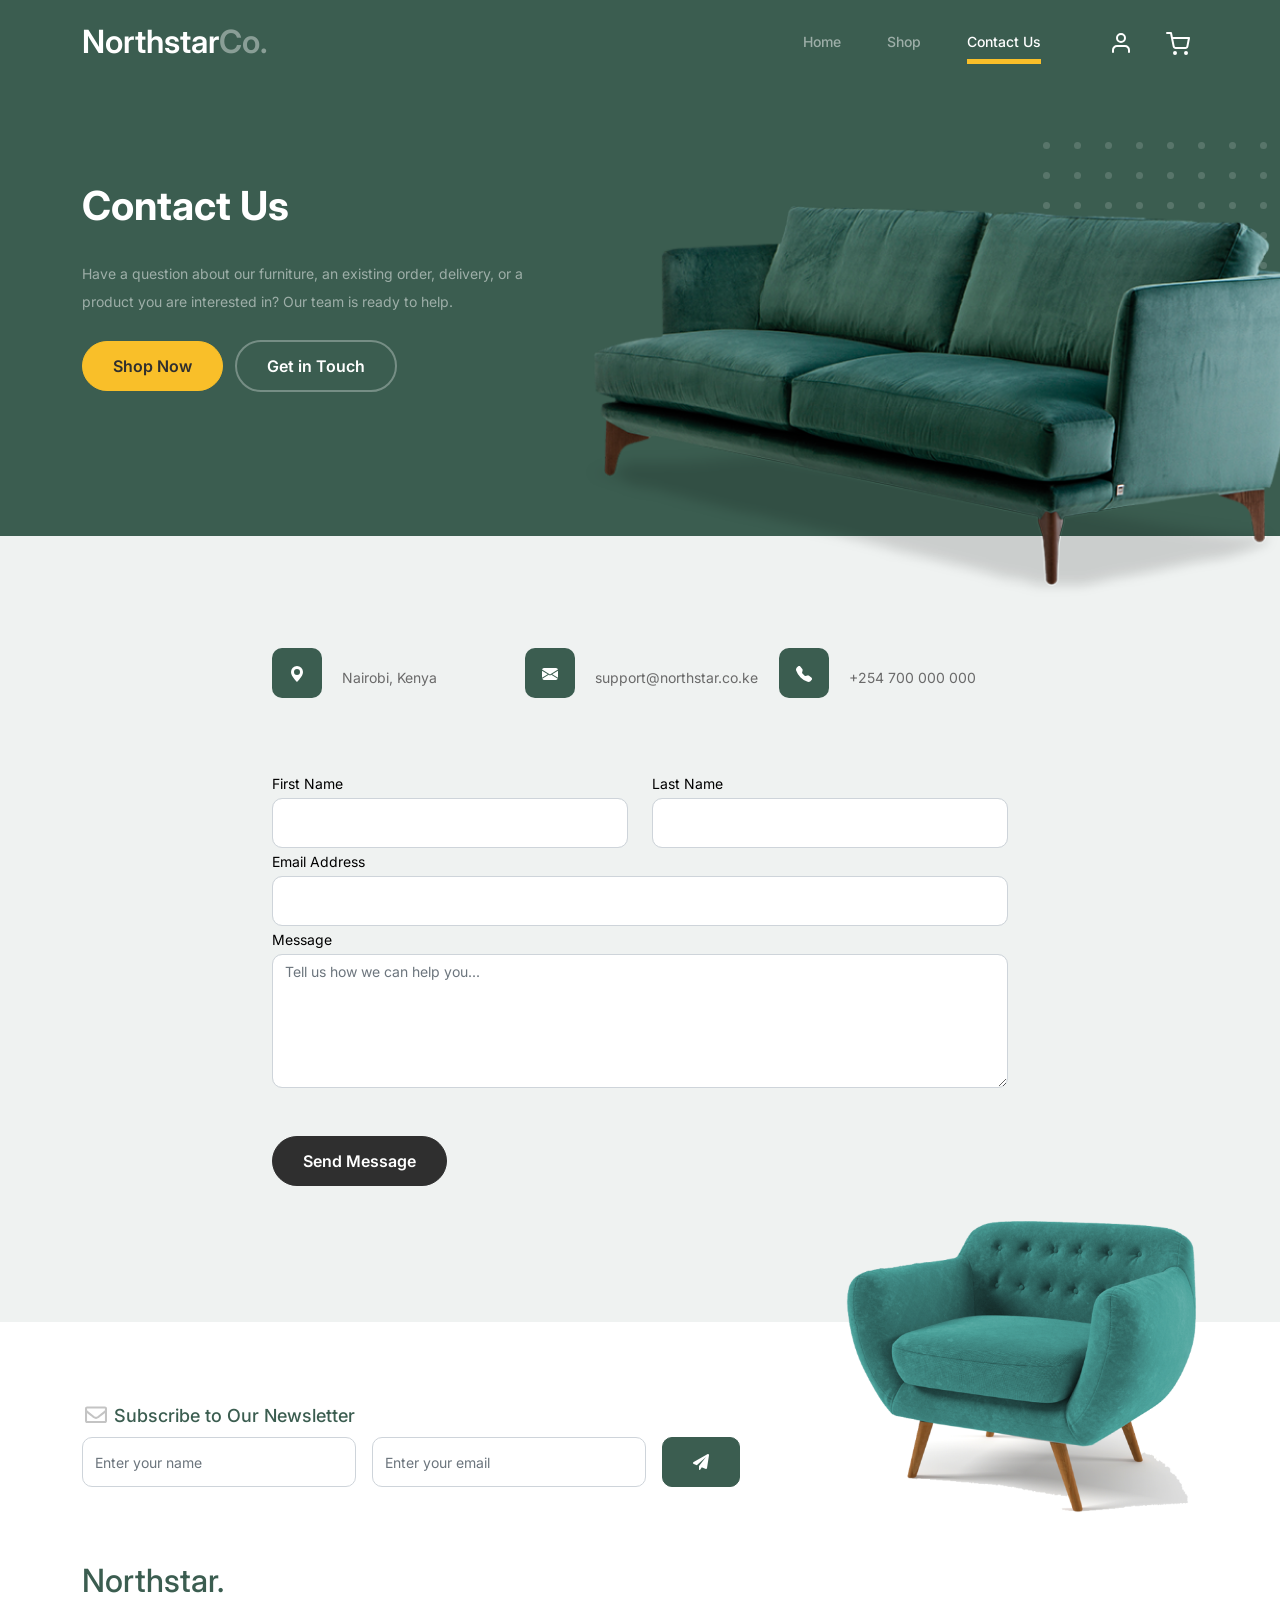
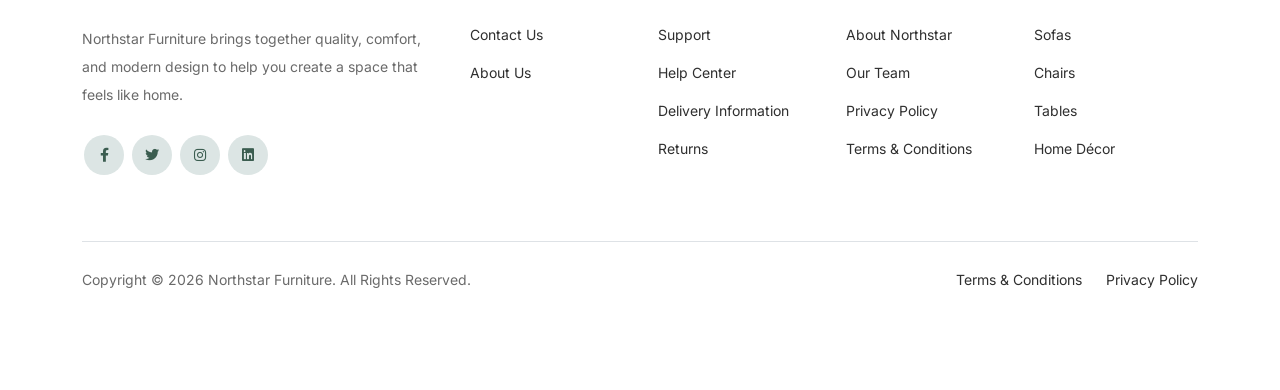
<file: contact.html>
<!doctype html>
<html lang="en">
  <head>
    <meta charset="utf-8" />
    <meta
      name="viewport"
      content="width=device-width, initial-scale=1, shrink-to-fit=no"
    />

    <meta name="author" content="Northstar Furniture" />

    <meta
      name="description"
      content="Contact Northstar Furniture for quality furniture, product enquiries, orders, delivery information, and customer support."
    />

    <meta
      name="keywords"
      content="Northstar Furniture, furniture Kenya, furniture Nairobi, contact furniture store, furniture shop Kenya"
    />

    <link rel="shortcut icon" href="favicon.png" />

    <!-- Bootstrap CSS -->
    <link href="css/bootstrap.min.css" rel="stylesheet" />

    <link
      href="https://cdnjs.cloudflare.com/ajax/libs/font-awesome/6.0.0-beta3/css/all.min.css"
      rel="stylesheet"
    />

    <link href="css/tiny-slider.css" rel="stylesheet" />
    <link href="css/style.css" rel="stylesheet" />

    <title>Contact Us | Northstar Furniture</title>
  </head>

  <body>
    <!-- Start Header / Navigation -->
    <nav
      class="custom-navbar navbar navbar-expand-md navbar-dark bg-dark"
      aria-label="Northstar Furniture navigation bar"
    >
      <div class="container">
        <a class="navbar-brand" href="index.html"> Northstar<span>Co.</span> </a>

        <button
          class="navbar-toggler"
          type="button"
          data-bs-toggle="collapse"
          data-bs-target="#navbarsNorthstar"
          aria-controls="navbarsNorthstar"
          aria-expanded="false"
          aria-label="Toggle navigation"
        >
          <span class="navbar-toggler-icon"></span>
        </button>

        <div class="collapse navbar-collapse" id="navbarsNorthstar">
          <ul class="custom-navbar-nav navbar-nav ms-auto mb-2 mb-md-0">
            <li class="nav-item">
              <a class="nav-link" href="index.html"> Home </a>
            </li>

            <li class="nav-item">
              <a class="nav-link" href="shop.html"> Shop </a>
            </li>

            <li class="nav-item active">
              <a class="nav-link" href="contact.html"> Contact Us </a>
            </li>
          </ul>

          <ul class="custom-navbar-cta navbar-nav mb-2 mb-md-0 ms-5">
            <li>
              <a class="nav-link" href="login.html" aria-label="My Account">
                <img src="images/user.svg" alt="My Account" />
              </a>
            </li>

            <li>
              <a class="nav-link" href="cart.html" aria-label="Shopping Cart">
                <img src="images/cart.svg" alt="Shopping Cart" />
              </a>
            </li>
          </ul>
        </div>
      </div>
    </nav>
    <!-- End Header / Navigation -->

    <!-- Start Hero Section -->
    <div class="hero">
      <div class="container">
        <div class="row justify-content-between">
          <div class="col-lg-5">
            <div class="intro-excerpt">
              <h1>Contact Us</h1>

              <p class="mb-4">
                Have a question about our furniture, an existing order,
                delivery, or a product you are interested in? Our team is ready
                to help.
              </p>

              <p>
                <a href="shop.html" class="btn btn-secondary me-2">
                  Shop Now
                </a>

                <a href="#contact-form" class="btn btn-white-outline">
                  Get in Touch
                </a>
              </p>
            </div>
          </div>

          <div class="col-lg-7">
            <div class="hero-img-wrap">
              <img
                src="images/couch.png"
                class="img-fluid"
                alt="Northstar Furniture"
              />
            </div>
          </div>
        </div>
      </div>
    </div>
    <!-- End Hero Section -->

    <!-- Start Contact Section -->
    <div class="untree_co-section" id="contact-form">
      <div class="container">
        <div class="block">
          <div class="row justify-content-center">
            <div class="col-md-8 col-lg-8 pb-4">
              <!-- Contact Information -->
              <div class="row mb-5">
                <!-- Location -->
                <div class="col-lg-4">
                  <div
                    class="service no-shadow align-items-center link horizontal d-flex active"
                  >
                    <div class="service-icon color-1 mb-4">
                      <svg
                        xmlns="http://www.w3.org/2000/svg"
                        width="16"
                        height="16"
                        fill="currentColor"
                        class="bi bi-geo-alt-fill"
                        viewBox="0 0 16 16"
                      >
                        <path
                          d="M8 16s6-5.686 6-10A6 6 0 0 0 2 6c0 4.314 6 10 6 10zm0-7a3 3 0 1 1 0-6 3 3 0 0 1 0 6z"
                        />
                      </svg>
                    </div>

                    <div class="service-contents">
                      <p>Nairobi, Kenya</p>
                    </div>
                  </div>
                </div>

                <!-- Email -->
                <div class="col-lg-4">
                  <div
                    class="service no-shadow align-items-center link horizontal d-flex active"
                  >
                    <div class="service-icon color-1 mb-4">
                      <svg
                        xmlns="http://www.w3.org/2000/svg"
                        width="16"
                        height="16"
                        fill="currentColor"
                        class="bi bi-envelope-fill"
                        viewBox="0 0 16 16"
                      >
                        <path
                          d="M.05 3.555A2 2 0 0 1 2 2h12a2 2 0 0 1 1.95 1.555L8 8.414.05 3.555zM0 4.697v7.104l5.803-3.558L0 4.697zM6.761 8.83l-6.57 4.027A2 2 0 0 0 2 14h12a2 2 0 0 0 1.808-1.144l-6.57-4.027L8 9.586l-1.239-.757zm3.436-.586L16 11.801V4.697l-5.803 3.546z"
                        />
                      </svg>
                    </div>

                    <div class="service-contents">
                      <p>support@northstar.co.ke</p>
                    </div>
                  </div>
                </div>

                <!-- Phone -->
                <div class="col-lg-4">
                  <div
                    class="service no-shadow align-items-center link horizontal d-flex active"
                  >
                    <div class="service-icon color-1 mb-4">
                      <svg
                        xmlns="http://www.w3.org/2000/svg"
                        width="16"
                        height="16"
                        fill="currentColor"
                        class="bi bi-telephone-fill"
                        viewBox="0 0 16 16"
                      >
                        <path
                          fill-rule="evenodd"
                          d="M1.885.511a1.745 1.745 0 0 1 2.61.163L6.29 2.98c.329.423.445.974.315 1.494l-.547 2.19a.678.678 0 0 0 .178.643l2.457 2.457a.678.678 0 0 0 .644.178l2.189-.547a1.745 1.745 0 0 1 1.494.315l2.306 1.794c.829.645.905 1.87.163 2.611l-1.034 1.034c-.74.74-1.846 1.065-2.877.702a18.634 18.634 0 0 1-7.01-4.42 18.634 18.634 0 0 1-4.42-7.009c-.362-1.03-.037-2.137.703-2.877L1.885.511z"
                        />
                      </svg>
                    </div>

                    <div class="service-contents">
                      <p>+254 700 000 000</p>
                    </div>
                  </div>
                </div>
              </div>

              <!-- Contact Form -->
              <form>
                <div class="row">
                  <div class="col-6">
                    <div class="form-group">
                      <label class="text-black" for="fname"> First Name </label>

                      <input
                        type="text"
                        class="form-control"
                        id="fname"
                        name="first_name"
                        required
                      />
                    </div>
                  </div>

                  <div class="col-6">
                    <div class="form-group">
                      <label class="text-black" for="lname"> Last Name </label>

                      <input
                        type="text"
                        class="form-control"
                        id="lname"
                        name="last_name"
                        required
                      />
                    </div>
                  </div>
                </div>

                <div class="form-group">
                  <label class="text-black" for="email"> Email Address </label>

                  <input
                    type="email"
                    class="form-control"
                    id="email"
                    name="email"
                    required
                  />
                </div>

                <div class="form-group mb-5">
                  <label class="text-black" for="message"> Message </label>

                  <textarea
                    class="form-control"
                    id="message"
                    name="message"
                    rows="5"
                    placeholder="Tell us how we can help you..."
                    required
                  ></textarea>
                </div>

                <button type="submit" class="btn btn-primary-hover-outline">
                  Send Message
                </button>
              </form>
            </div>
          </div>
        </div>
      </div>
    </div>
    <!-- End Contact Section -->

    <!-- Start Footer Section -->
    <footer class="footer-section">
      <div class="container relative">
        <div class="sofa-img">
          <img
            src="images/sofa.png"
            alt="Northstar Furniture"
            class="img-fluid"
          />
        </div>

        <!-- Newsletter -->
        <div class="row">
          <div class="col-lg-8">
            <div class="subscription-form">
              <h3 class="d-flex align-items-center">
                <span class="me-1">
                  <img
                    src="images/envelope-outline.svg"
                    alt="Newsletter"
                    class="img-fluid"
                  />
                </span>

                <span> Subscribe to Our Newsletter </span>
              </h3>

              <form action="#" class="row g-3">
                <div class="col-auto">
                  <input
                    type="text"
                    class="form-control"
                    placeholder="Enter your name"
                    aria-label="Your name"
                  />
                </div>

                <div class="col-auto">
                  <input
                    type="email"
                    class="form-control"
                    placeholder="Enter your email"
                    aria-label="Your email"
                  />
                </div>

                <div class="col-auto">
                  <button
                    type="submit"
                    class="btn btn-primary"
                    aria-label="Subscribe to newsletter"
                  >
                    <span class="fa fa-paper-plane"></span>
                  </button>
                </div>
              </form>
            </div>
          </div>
        </div>

        <!-- Footer Content -->
        <div class="row g-5 mb-5">
          <!-- Brand -->
          <div class="col-lg-4">
            <div class="mb-4 footer-logo-wrap">
              <a href="index.html" class="footer-logo">
                Northstar<span>.</span>
              </a>
            </div>

            <p class="mb-4">
              Northstar Furniture brings together quality, comfort, and modern
              design to help you create a space that feels like home.
            </p>

            <ul class="list-unstyled custom-social">
              <li>
                <a href="#" aria-label="Facebook">
                  <span class="fa fa-brands fa-facebook-f"></span>
                </a>
              </li>

              <li>
                <a href="#" aria-label="Twitter">
                  <span class="fa fa-brands fa-twitter"></span>
                </a>
              </li>

              <li>
                <a href="#" aria-label="Instagram">
                  <span class="fa fa-brands fa-instagram"></span>
                </a>
              </li>

              <li>
                <a href="#" aria-label="LinkedIn">
                  <span class="fa fa-brands fa-linkedin"></span>
                </a>
              </li>
            </ul>
          </div>

          <!-- Footer Links -->
          <div class="col-lg-8">
            <div class="row links-wrap">
              <!-- Customer Links -->
              <div class="col-6 col-sm-6 col-md-3">
                <ul class="list-unstyled">
                  <li>
                    <a href="contact.html"> Contact Us </a>
                  </li>

                  <li>
                    <a href="#"> About Us </a>
                  </li>
                </ul>
              </div>

              <!-- Support -->
              <div class="col-6 col-sm-6 col-md-3">
                <ul class="list-unstyled">
                  <li>
                    <a href="#"> Support </a>
                  </li>

                  <li>
                    <a href="#"> Help Center </a>
                  </li>

                  <li>
                    <a href="#"> Delivery Information </a>
                  </li>

                  <li>
                    <a href="#"> Returns </a>
                  </li>
                </ul>
              </div>

              <!-- Company -->
              <div class="col-6 col-sm-6 col-md-3">
                <ul class="list-unstyled">
                  <li>
                    <a href="#"> About Northstar </a>
                  </li>

                  <li>
                    <a href="#"> Our Team </a>
                  </li>

                  <li>
                    <a href="#"> Privacy Policy </a>
                  </li>

                  <li>
                    <a href="#"> Terms &amp; Conditions </a>
                  </li>
                </ul>
              </div>

              <!-- Furniture -->
              <div class="col-6 col-sm-6 col-md-3">
                <ul class="list-unstyled">
                  <li>
                    <a href="shop.html"> Sofas </a>
                  </li>

                  <li>
                    <a href="shop.html"> Chairs </a>
                  </li>

                  <li>
                    <a href="shop.html"> Tables </a>
                  </li>

                  <li>
                    <a href="shop.html"> Home Décor </a>
                  </li>
                </ul>
              </div>
            </div>
          </div>
        </div>

        <!-- Copyright -->
        <div class="border-top copyright">
          <div class="row pt-4">
            <div class="col-lg-6">
              <p class="mb-2 text-center text-lg-start">
                Copyright &copy;

                <script>
                  document.write(new Date().getFullYear());
                </script>

                Northstar Furniture. All Rights Reserved.
              </p>
            </div>

            <div class="col-lg-6 text-center text-lg-end">
              <ul class="list-unstyled d-inline-flex ms-auto">
                <li class="me-4">
                  <a href="#"> Terms &amp; Conditions </a>
                </li>

                <li>
                  <a href="#"> Privacy Policy </a>
                </li>
              </ul>
            </div>
          </div>
        </div>
      </div>
    </footer>
    <!-- End Footer Section -->

    <!-- JavaScript -->
    <script src="js/bootstrap.bundle.min.js"></script>
    <script src="js/tiny-slider.js"></script>
    <script src="js/custom.js"></script>
  </body>
</html>
</file>
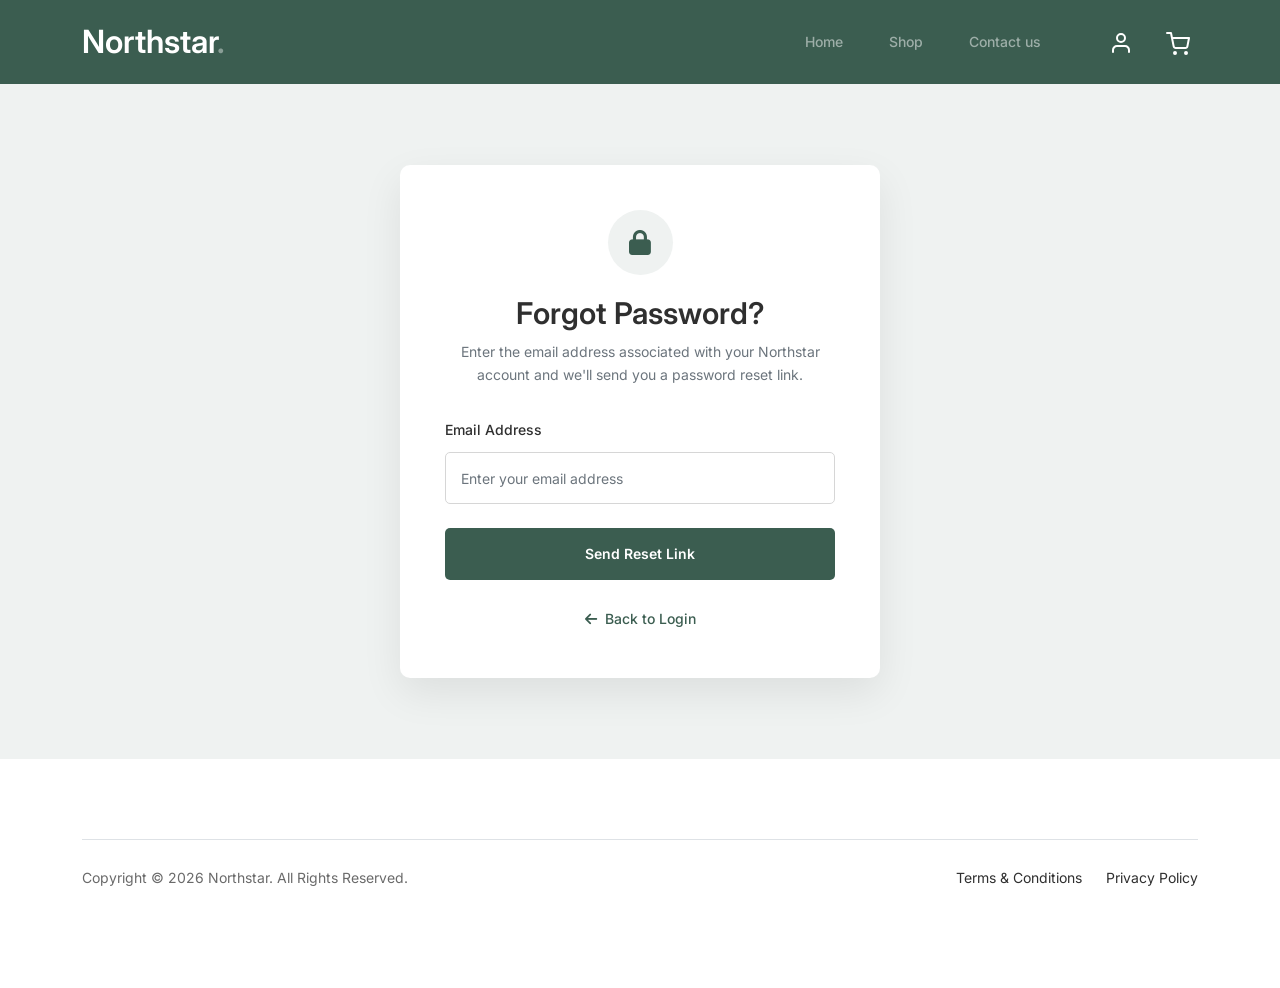
<file: forgot-password.html>
<!doctype html>
<html lang="en">
  <head>
    <meta charset="utf-8" />

    <meta
      name="viewport"
      content="width=device-width, initial-scale=1, shrink-to-fit=no"
    />

    <meta name="description" content="Reset your Northstar account password." />

    <title>Forgot Password | Northstar</title>

    <link rel="shortcut icon" href="favicon.png" />

    <!-- Bootstrap -->
    <link href="css/bootstrap.min.css" rel="stylesheet" />

    <!-- Font Awesome -->
    <link
      href="https://cdnjs.cloudflare.com/ajax/libs/font-awesome/6.0.0-beta3/css/all.min.css"
      rel="stylesheet"
    />

    <!-- Main CSS -->
    <link href="css/style.css" rel="stylesheet" />

    <style>
      .forgot-section {
        min-height: 75vh;
        display: flex;
        align-items: center;
        padding: 70px 0;
        background: #eff2f1;
      }

      .forgot-wrapper {
        max-width: 480px;
        margin: 0 auto;
      }

      .forgot-card {
        background: #ffffff;
        padding: 45px;
        border-radius: 10px;
        box-shadow: 0 15px 40px rgba(0, 0, 0, 0.08);
      }

      .forgot-header {
        text-align: center;
        margin-bottom: 30px;
      }

      .forgot-icon {
        width: 65px;
        height: 65px;
        margin: 0 auto 20px;
        border-radius: 50%;
        background: #eff2f1;
        display: flex;
        align-items: center;
        justify-content: center;
        color: #3b5d50;
        font-size: 25px;
      }

      .forgot-header h1 {
        font-size: 30px;
        font-weight: 600;
        color: #2f2f2f;
        margin-bottom: 10px;
      }

      .forgot-header p {
        color: #6c757d;
        margin-bottom: 0;
        line-height: 1.6;
      }

      .forgot-form .form-label {
        font-weight: 500;
        color: #2f2f2f;
        margin-bottom: 8px;
      }

      .forgot-form .form-control {
        height: 52px;
        border-radius: 5px;
        border: 1px solid #d6d6d6;
        padding: 0 15px;
      }

      .forgot-form .form-control:focus {
        border-color: #3b5d50;
        box-shadow: 0 0 0 0.15rem rgba(59, 93, 80, 0.15);
      }

      .reset-button {
        width: 100%;
        height: 52px;
        border: none;
        border-radius: 5px;
        background: #3b5d50;
        color: #ffffff;
        font-weight: 600;
        transition: all 0.3s ease;
      }

      .reset-button:hover {
        background: #314e43;
      }

      .back-login {
        text-align: center;
        margin-top: 25px;
      }

      .back-login a {
        color: #3b5d50;
        text-decoration: none;
        font-weight: 500;
      }

      .back-login a:hover {
        text-decoration: underline;
      }

      @media (max-width: 575px) {
        .forgot-section {
          padding: 45px 15px;
        }

        .forgot-card {
          padding: 30px 22px;
        }

        .forgot-header h1 {
          font-size: 27px;
        }
      }
    </style>
  </head>

  <body>
    <!-- =========================================
     NAVIGATION
========================================= -->

    <nav
      class="custom-navbar navbar navbar-expand-md navbar-dark bg-dark"
      aria-label="Northstar navigation bar"
    >
      <div class="container">
        <a class="navbar-brand" href="index.html"> Northstar<span>.</span> </a>

        <button
          class="navbar-toggler"
          type="button"
          data-bs-toggle="collapse"
          data-bs-target="#navbarsNorthstar"
          aria-controls="navbarsNorthstar"
          aria-expanded="false"
          aria-label="Toggle navigation"
        >
          <span class="navbar-toggler-icon"></span>
        </button>

        <div class="collapse navbar-collapse" id="navbarsNorthstar">
          <ul class="custom-navbar-nav navbar-nav ms-auto mb-2 mb-md-0">
            <li>
              <a class="nav-link" href="index.html"> Home </a>
            </li>

            <li>
              <a class="nav-link" href="shop.html"> Shop </a>
            </li>

            <li>
              <a class="nav-link" href="contact.html"> Contact us </a>
            </li>
          </ul>

          <ul class="custom-navbar-cta navbar-nav mb-2 mb-md-0 ms-5">
            <li>
              <a class="nav-link" href="login.html" aria-label="Login">
                <img src="images/user.svg" alt="Login" />
              </a>
            </li>

            <li>
              <a class="nav-link" href="cart.html" aria-label="Shopping cart">
                <img src="images/cart.svg" alt="Cart" />
              </a>
            </li>
          </ul>
        </div>
      </div>
    </nav>

    <!-- =========================================
     FORGOT PASSWORD
========================================= -->

    <section class="forgot-section">
      <div class="container">
        <div class="forgot-wrapper">
          <div class="forgot-card">
            <div class="forgot-header">
              <div class="forgot-icon">
                <i class="fa-solid fa-lock"></i>
              </div>

              <h1>Forgot Password?</h1>

              <p>
                Enter the email address associated with your Northstar account
                and we'll send you a password reset link.
              </p>
            </div>

            <form class="forgot-form" id="forgotForm">
              <div class="mb-4">
                <label for="email" class="form-label"> Email Address </label>

                <input
                  type="email"
                  class="form-control"
                  id="email"
                  name="email"
                  placeholder="Enter your email address"
                  autocomplete="email"
                  required
                />
              </div>

              <button type="submit" class="reset-button">
                Send Reset Link
              </button>
            </form>

            <div class="back-login">
              <a href="login.html">
                <i class="fa-solid fa-arrow-left me-1"></i>

                Back to Login
              </a>
            </div>
          </div>
        </div>
      </div>
    </section>

    <!-- =========================================
     FOOTER
========================================= -->

    <footer class="footer-section">
      <div class="container">
        <div class="border-top copyright">
          <div class="row pt-4">
            <div class="col-lg-6">
              <p class="mb-2 text-center text-lg-start">
                Copyright &copy;
                <script>
                  document.write(new Date().getFullYear());
                </script>
                Northstar. All Rights Reserved.
              </p>
            </div>

            <div class="col-lg-6 text-center text-lg-end">
              <ul class="list-unstyled d-inline-flex ms-auto">
                <li class="me-4">
                  <a href="#"> Terms &amp; Conditions </a>
                </li>

                <li>
                  <a href="#"> Privacy Policy </a>
                </li>
              </ul>
            </div>
          </div>
        </div>
      </div>
    </footer>

    <script src="js/bootstrap.bundle.min.js"></script>

    <script>
      document
        .getElementById("forgotForm")
        .addEventListener("submit", function (event) {
          event.preventDefault();

          const email = document.getElementById("email").value.trim();

          if (!email) {
            return;
          }

          /*
           * BACKEND CONNECTION GOES HERE.
           *
           * Example:
           *
           * Send the email to your authentication
           * provider and request a password reset.
           */

          alert(
            "If an account exists for this email, " +
              "a password reset link will be sent.",
          );
        });
    </script>
  </body>
</html>
</file>
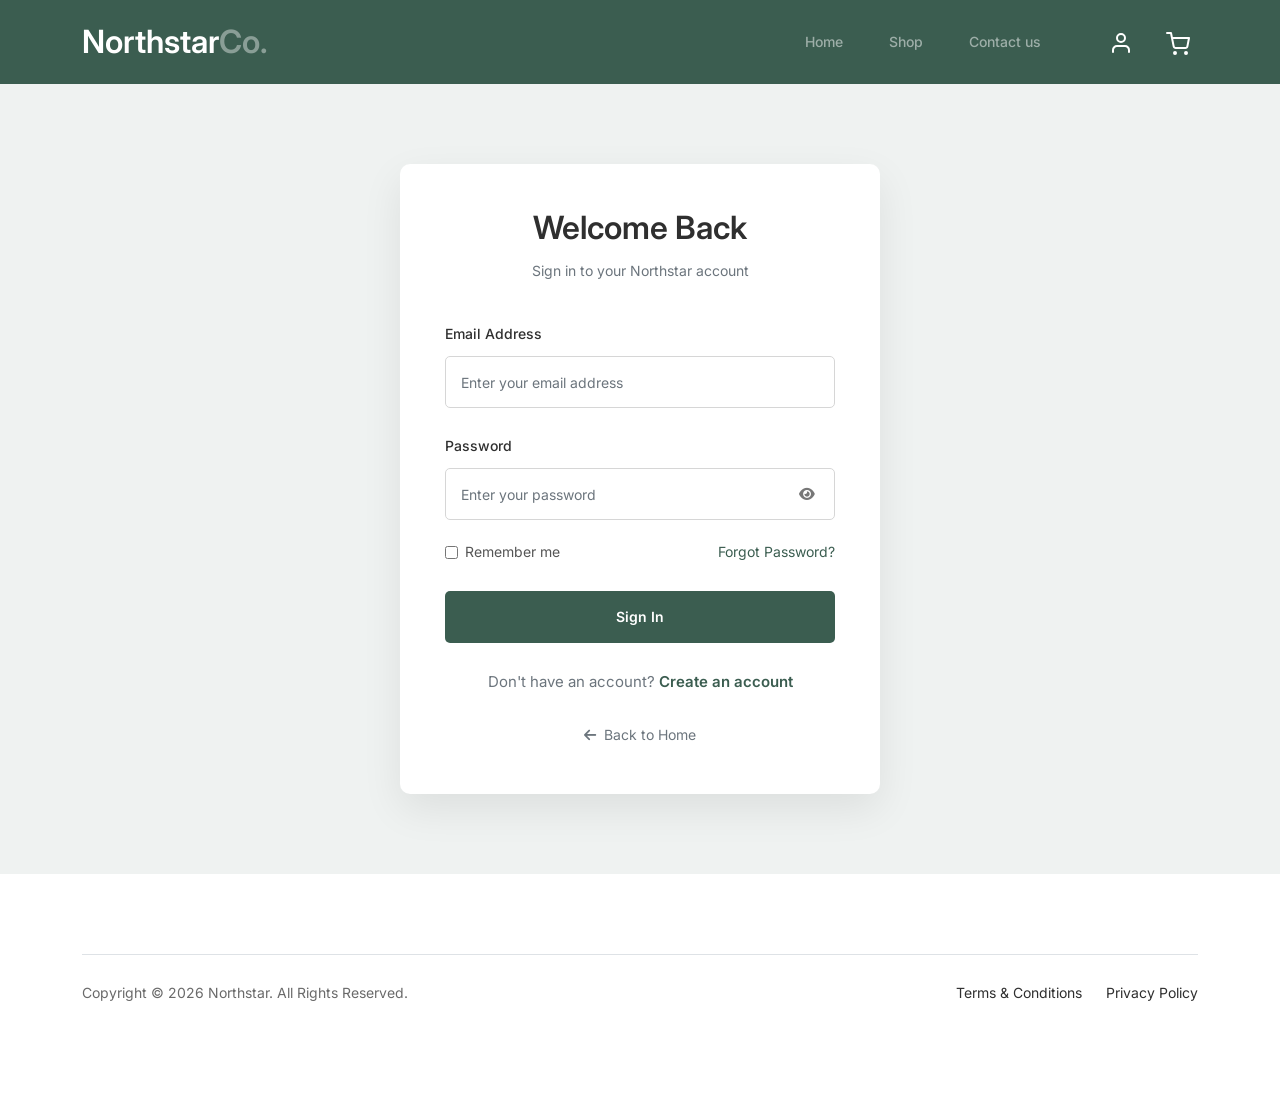
<file: login.html>
<!doctype html>
<html lang="en">
  <head>
    <meta charset="utf-8" />
    <meta
      name="viewport"
      content="width=device-width, initial-scale=1, shrink-to-fit=no"
    />
    <meta name="description" content="Sign in to your Northstar account." />
    <meta
      name="keywords"
      content="Northstar, login, account, furniture, interior design"
    />

    <title>Login | Northstar</title>

    <link rel="shortcut icon" href="favicon.png" />

    <!-- Bootstrap CSS -->
    <link href="css/bootstrap.min.css" rel="stylesheet" />

    <!-- Font Awesome -->
    <link
      href="https://cdnjs.cloudflare.com/ajax/libs/font-awesome/6.0.0-beta3/css/all.min.css"
      rel="stylesheet"
    />

    <!-- Main stylesheet -->
    <link href="css/style.css" rel="stylesheet" />

    <style>
      /* ================================
           LOGIN PAGE
        ================================= */

      .login-section {
        min-height: 75vh;
        display: flex;
        align-items: center;
        padding: 80px 0;
        background: #eff2f1;
      }

      .login-wrapper {
        max-width: 480px;
        margin: 0 auto;
      }

      .login-card {
        background: #ffffff;
        padding: 45px;
        border-radius: 10px;
        box-shadow: 0 15px 40px rgba(0, 0, 0, 0.08);
      }

      .login-header {
        text-align: center;
        margin-bottom: 35px;
      }

      .login-header h1 {
        font-size: 32px;
        font-weight: 600;
        color: #2f2f2f;
        margin-bottom: 10px;
      }

      .login-header p {
        color: #6c757d;
        margin-bottom: 0;
      }

      .login-form .form-label {
        font-weight: 500;
        color: #2f2f2f;
        margin-bottom: 8px;
      }

      .login-form .form-control {
        height: 52px;
        border-radius: 5px;
        border: 1px solid #d6d6d6;
        padding: 0 15px;
      }

      .login-form .form-control:focus {
        border-color: #3b5d50;
        box-shadow: 0 0 0 0.15rem rgba(59, 93, 80, 0.15);
      }

      .password-container {
        position: relative;
      }

      .password-container .form-control {
        padding-right: 50px;
      }

      .password-toggle {
        position: absolute;
        right: 15px;
        top: 50%;
        transform: translateY(-50%);
        border: none;
        background: transparent;
        color: #777;
        cursor: pointer;
        padding: 5px;
      }

      .password-toggle:hover {
        color: #3b5d50;
      }

      .login-options {
        display: flex;
        justify-content: space-between;
        align-items: center;
        margin: 18px 0 25px;
        font-size: 14px;
      }

      .remember-me {
        display: flex;
        align-items: center;
        gap: 7px;
        color: #555;
      }

      .remember-me input {
        accent-color: #3b5d50;
      }

      .forgot-password {
        color: #3b5d50;
        text-decoration: none;
      }

      .forgot-password:hover {
        text-decoration: underline;
      }

      .login-button {
        width: 100%;
        height: 52px;
        border: none;
        border-radius: 5px;
        background: #3b5d50;
        color: #ffffff;
        font-weight: 600;
        transition: all 0.3s ease;
      }

      .login-button:hover {
        background: #314e43;
        color: #ffffff;
      }

      .register-link {
        text-align: center;
        margin-top: 25px;
        color: #6c757d;
        font-size: 15px;
      }

      .register-link a {
        color: #3b5d50;
        font-weight: 600;
        text-decoration: none;
      }

      .register-link a:hover {
        text-decoration: underline;
      }

      .back-home {
        text-align: center;
        margin-top: 25px;
      }

      .back-home a {
        color: #6c757d;
        text-decoration: none;
        font-size: 14px;
      }

      .back-home a:hover {
        color: #3b5d50;
      }

      /* ================================
           MOBILE
        ================================= */

      @media (max-width: 575px) {
        .login-section {
          padding: 50px 15px;
        }

        .login-card {
          padding: 30px 22px;
        }

        .login-header h1 {
          font-size: 27px;
        }
      }
    </style>
  </head>

  <body>
    <!-- =================================
     NAVIGATION
================================= -->

    <nav
      class="custom-navbar navbar navbar-expand-md navbar-dark bg-dark"
      aria-label="Northstar navigation bar"
    >
      <div class="container">
        <a class="navbar-brand" href="index.html"> Northstar<span>Co.</span> </a>

        <button
          class="navbar-toggler"
          type="button"
          data-bs-toggle="collapse"
          data-bs-target="#navbarsNorthstar"
          aria-controls="navbarsNorthstar"
          aria-expanded="false"
          aria-label="Toggle navigation"
        >
          <span class="navbar-toggler-icon"></span>
        </button>

        <div class="collapse navbar-collapse" id="navbarsNorthstar">
          <ul class="custom-navbar-nav navbar-nav ms-auto mb-2 mb-md-0">
            <li class="nav-item">
              <a class="nav-link" href="index.html"> Home </a>
            </li>

            <li>
              <a class="nav-link" href="shop.html"> Shop </a>
            </li>

            <li>
              <a class="nav-link" href="contact.html"> Contact us </a>
            </li>
          </ul>

          <!-- USER + CART -->

          <ul class="custom-navbar-cta navbar-nav mb-2 mb-md-0 ms-5">
            <li>
              <a class="nav-link" href="login.html" aria-label="Login">
                <img src="images/user.svg" alt="Login" />
              </a>
            </li>

            <li>
              <a class="nav-link" href="cart.html" aria-label="Shopping cart">
                <img src="images/cart.svg" alt="Cart" />
              </a>
            </li>
          </ul>
        </div>
      </div>
    </nav>

    <!-- =================================
     LOGIN SECTION
================================= -->

    <section class="login-section">
      <div class="container">
        <div class="login-wrapper">
          <div class="login-card">
            <!-- HEADER -->

            <div class="login-header">
              <h1>Welcome Back</h1>

              <p>Sign in to your Northstar account</p>
            </div>

            <!-- FORM -->

            <!-- FORM -->
<form id="loginForm" class="login-form" action="#" method="POST">

    <!-- EMAIL -->
    <div class="mb-4">
        <label for="email" class="form-label">Email Address</label>

        <input
            type="email"
            class="form-control"
            id="email"
            name="email"
            placeholder="Enter your email address"
            autocomplete="email"
            required
        />
    </div>

    <!-- PASSWORD -->
    <div class="mb-3">
        <label for="password" class="form-label">Password</label>

        <div class="password-container">
            <input
                type="password"
                class="form-control"
                id="password"
                name="password"
                placeholder="Enter your password"
                autocomplete="current-password"
                required
            />

            <button
                type="button"
                class="password-toggle"
                id="togglePassword"
                aria-label="Show password"
            >
                <i class="fa-solid fa-eye"></i>
            </button>
        </div>
    </div>

    <!-- OPTIONS -->
    <div class="login-options">
        <label class="remember-me">
            <input type="checkbox" name="remember" id="remember" />
            <span>Remember me</span>
        </label>

        <a href="forgot-password.html" class="forgot-password">
            Forgot Password?
        </a>
    </div>

    <!-- LOGIN -->
    <button type="submit" class="login-button">Sign In</button>

    <!-- REGISTER -->

            <div class="register-link">
              Don't have an account?

              <a href="reg.html"> Create an account </a>
            </div>

</form>
            <!-- BACK -->

            <div class="back-home">
              <a href="index.html">
                <i class="fa-solid fa-arrow-left me-1"></i>

                Back to Home
              </a>
            </div>
          </div>
        </div>
      </div>
    </section>

    <!-- =================================
     FOOTER
================================= -->

    <footer class="footer-section">
      <div class="container">
        <div class="border-top copyright">
          <div class="row pt-4">
            <div class="col-lg-6">
              <p class="mb-2 text-center text-lg-start">
                Copyright &copy;

                <script>
                  document.write(new Date().getFullYear());
                </script>

                Northstar. All Rights Reserved.
              </p>
            </div>

            <div class="col-lg-6 text-center text-lg-end">
              <ul class="list-unstyled d-inline-flex ms-auto">
                <li class="me-4">
                  <a href="#"> Terms &amp; Conditions </a>
                </li>

                <li>
                  <a href="#"> Privacy Policy </a>
                </li>
              </ul>
            </div>
          </div>
        </div>
      </div>
    </footer>

    <!-- =================================
     JAVASCRIPT
================================= -->

    <script src="js/bootstrap.bundle.min.js"></script>

<script>
const togglePassword = document.getElementById("togglePassword");
const password = document.getElementById("password");

togglePassword.addEventListener("click", function () {
    const isPassword = password.type === "password";

    password.type = isPassword ? "text" : "password";

    const icon = this.querySelector("i");

    icon.classList.toggle("fa-eye", !isPassword);
    icon.classList.toggle("fa-eye-slash", isPassword);
});

document.getElementById("loginForm").addEventListener("submit", function(event) {
    event.preventDefault();

    window.location.href = "shop.html";
});
</script>
  </body>
</html>
</file>
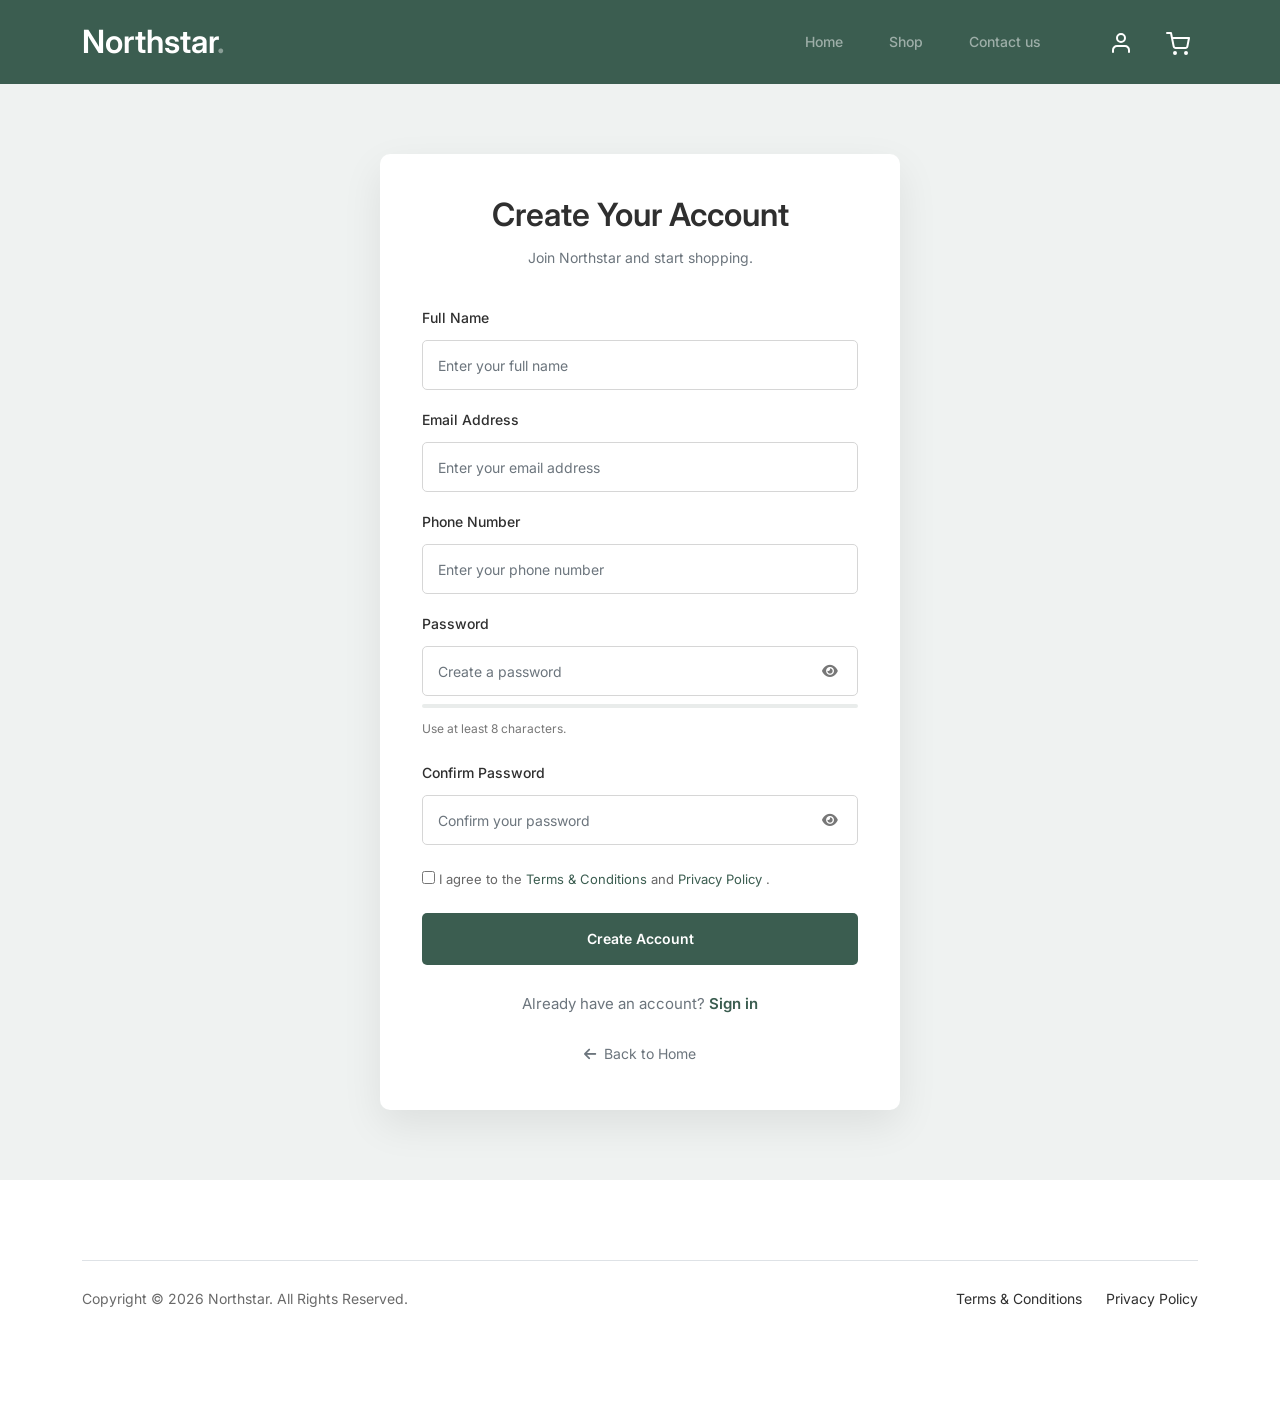
<file: reg.html>
<!doctype html>
<html lang="en">
  <head>
    <meta charset="utf-8" />
    <meta
      name="viewport"
      content="width=device-width, initial-scale=1, shrink-to-fit=no"
    />
    <meta name="description" content="Create your Northstar account." />
    <meta
      name="keywords"
      content="Northstar, register, create account, furniture"
    />
    <title>Create Account | Northstar</title>
    <link rel="shortcut icon" href="favicon.png" />

    <!-- Bootstrap CSS -->
    <link href="css/bootstrap.min.css" rel="stylesheet" />

    <!-- Font Awesome -->
    <link
      href="https://cdnjs.cloudflare.com/ajax/libs/font-awesome/6.0.0-beta3/css/all.min.css"
      rel="stylesheet"
    />

    <!-- Main CSS -->
    <link href="css/style.css" rel="stylesheet" />

    <style>
      /* =========================================
           REGISTER SECTION
        ========================================= */

      .register-section {
        min-height: 75vh;
        display: flex;
        align-items: center;
        padding: 70px 0;
        background: #eff2f1;
      }

      .register-wrapper {
        max-width: 520px;
        margin: 0 auto;
      }

      .register-card {
        background: #ffffff;
        padding: 42px;
        border-radius: 10px;
        box-shadow: 0 15px 40px rgba(0, 0, 0, 0.08);
      }

      .register-header {
        text-align: center;
        margin-bottom: 32px;
      }

      .register-header h1 {
        font-size: 32px;
        font-weight: 600;
        color: #2f2f2f;
        margin-bottom: 10px;
      }

      .register-header p {
        color: #6c757d;
        margin-bottom: 0;
      }

      .register-form .form-label {
        font-weight: 500;
        color: #2f2f2f;
        margin-bottom: 8px;
      }

      .register-form .form-control {
        height: 50px;
        border-radius: 5px;
        border: 1px solid #d6d6d6;
        padding: 0 15px;
      }

      .register-form .form-control:focus {
        border-color: #3b5d50;
        box-shadow: 0 0 0 0.15rem rgba(59, 93, 80, 0.15);
      }

      /* Password */

      .password-container {
        position: relative;
      }

      .password-container .form-control {
        padding-right: 50px;
      }

      .password-toggle {
        position: absolute;
        right: 14px;
        top: 50%;
        transform: translateY(-50%);
        border: none;
        background: transparent;
        color: #777;
        cursor: pointer;
      }

      .password-toggle:hover {
        color: #3b5d50;
      }

      /* Password strength */

      .password-strength {
        height: 4px;
        width: 100%;
        background: #e9eceb;
        border-radius: 10px;
        margin-top: 8px;
        overflow: hidden;
      }

      .password-strength-bar {
        height: 100%;
        width: 0%;
        transition: all 0.3s ease;
      }

      .password-hint {
        font-size: 12px;
        color: #777;
        margin-top: 7px;
      }

      /* Terms */

      .terms {
        font-size: 13px;
        color: #666;
        margin: 20px 0;
      }

      .terms input {
        accent-color: #3b5d50;
      }

      .terms a {
        color: #3b5d50;
        text-decoration: none;
      }

      .terms a:hover {
        text-decoration: underline;
      }

      /* Register button */

      .register-button {
        width: 100%;
        height: 52px;
        border: none;
        border-radius: 5px;
        background: #3b5d50;
        color: #ffffff;
        font-weight: 600;
        transition: all 0.3s ease;
      }

      .register-button:hover {
        background: #314e43;
        color: #ffffff;
      }

      /* Login link */

      .login-link {
        text-align: center;
        margin-top: 25px;
        color: #6c757d;
        font-size: 15px;
      }

      .login-link a {
        color: #3b5d50;
        font-weight: 600;
        text-decoration: none;
      }

      .login-link a:hover {
        text-decoration: underline;
      }

      /* Back home */

      .back-home {
        text-align: center;
        margin-top: 22px;
      }

      .back-home a {
        color: #6c757d;
        text-decoration: none;
        font-size: 14px;
      }

      .back-home a:hover {
        color: #3b5d50;
      }

      /* =========================================
           MOBILE
        ========================================= */

      @media (max-width: 575px) {
        .register-section {
          padding: 45px 15px;
        }

        .register-card {
          padding: 30px 22px;
        }

        .register-header h1 {
          font-size: 27px;
        }
      }
    </style>
  </head>

  <body>
    <!-- =========================================
     NAVIGATION
========================================= -->

    <nav
      class="custom-navbar navbar navbar-expand-md navbar-dark bg-dark"
      aria-label="Northstar navigation bar"
    >
      <div class="container">
        <a class="navbar-brand" href="index.html"> Northstar<span>.</span> </a>

        <button
          class="navbar-toggler"
          type="button"
          data-bs-toggle="collapse"
          data-bs-target="#navbarsNorthstar"
          aria-controls="navbarsNorthstar"
          aria-expanded="false"
          aria-label="Toggle navigation"
        >
          <span class="navbar-toggler-icon"></span>
        </button>

        <div class="collapse navbar-collapse" id="navbarsNorthstar">
          <ul class="custom-navbar-nav navbar-nav ms-auto mb-2 mb-md-0">
            <li>
              <a class="nav-link" href="index.html"> Home </a>
            </li>

            <li>
              <a class="nav-link" href="shop.html"> Shop </a>
            </li>

            <li>
              <a class="nav-link" href="contact.html"> Contact us </a>
            </li>
          </ul>

          <ul class="custom-navbar-cta navbar-nav mb-2 mb-md-0 ms-5">
            <li>
              <a class="nav-link" href="login.html" aria-label="Login">
                <img src="images/user.svg" alt="Login" />
              </a>
            </li>

            <li>
              <a class="nav-link" href="cart.html" aria-label="Shopping cart">
                <img src="images/cart.svg" alt="Cart" />
              </a>
            </li>
          </ul>
        </div>
      </div>
    </nav>

    <!-- =========================================
     REGISTER SECTION
========================================= -->

    <section class="register-section">
      <div class="container">
        <div class="register-wrapper">
          <div class="register-card">
            <!-- HEADER -->

            <div class="register-header">
              <h1>Create Your Account</h1>

              <p>Join Northstar and start shopping.</p>
            </div>

            <!-- FORM -->

            <form id="registerForm" class="register-form" action="#" method="POST">
              <!-- FULL NAME -->

              <div class="mb-3">
                <label for="fullName" class="form-label"> Full Name </label>

                <input
                  type="text"
                  class="form-control"
                  id="fullName"
                  name="full_name"
                  placeholder="Enter your full name"
                  autocomplete="name"
                  required
                />
              </div>

              <!-- EMAIL -->

              <div class="mb-3">
                <label for="email" class="form-label"> Email Address </label>

                <input
                  type="email"
                  class="form-control"
                  id="email"
                  name="email"
                  placeholder="Enter your email address"
                  autocomplete="email"
                  required
                />
              </div>

              <!-- PHONE -->

              <div class="mb-3">
                <label for="phone" class="form-label"> Phone Number </label>

                <input
                  type="tel"
                  class="form-control"
                  id="phone"
                  name="phone"
                  placeholder="Enter your phone number"
                  autocomplete="tel"
                  required
                />
              </div>

              <!-- PASSWORD -->

              <div class="mb-3">
                <label for="password" class="form-label"> Password </label>

                <div class="password-container">
                  <input
                    type="password"
                    class="form-control"
                    id="password"
                    name="password"
                    placeholder="Create a password"
                    autocomplete="new-password"
                    minlength="8"
                    required
                  />

                  <button
                    type="button"
                    class="password-toggle"
                    id="togglePassword"
                    aria-label="Show password"
                  >
                    <i class="fa-solid fa-eye"></i>
                  </button>
                </div>

                <div class="password-strength">
                  <div
                    class="password-strength-bar"
                    id="passwordStrength"
                  ></div>
                </div>

                <p class="password-hint">Use at least 8 characters.</p>
              </div>

              <!-- CONFIRM PASSWORD -->

              <div class="mb-3">
                <label for="confirmPassword" class="form-label">
                  Confirm Password
                </label>

                <div class="password-container">
                  <input
                    type="password"
                    class="form-control"
                    id="confirmPassword"
                    name="confirm_password"
                    placeholder="Confirm your password"
                    autocomplete="new-password"
                    required
                  />

                  <button
                    type="button"
                    class="password-toggle"
                    id="toggleConfirmPassword"
                    aria-label="Show password"
                  >
                    <i class="fa-solid fa-eye"></i>
                  </button>
                </div>
              </div>

              <!-- TERMS -->

              <div class="terms">
                <label>
                  <input type="checkbox" id="terms" name="terms" required />

                  I agree to the
                  <a href="#"> Terms &amp; Conditions </a>

                  and

                  <a href="#"> Privacy Policy </a>.
                </label>
              </div>

              <!-- REGISTER -->

              <button type="submit" class="register-button">
                Create Account
              </button>
            </form>

            <!-- LOGIN -->

            <div class="login-link">
              Already have an account?

              <a href="login.html"> Sign in </a>
            </div>

            <!-- BACK -->

            <div class="back-home">
              <a href="index.html">
                <i class="fa-solid fa-arrow-left me-1"></i>

                Back to Home
              </a>
            </div>
          </div>
        </div>
      </div>
    </section>

    <!-- =========================================
     FOOTER
========================================= -->

    <footer class="footer-section">
      <div class="container">
        <div class="border-top copyright">
          <div class="row pt-4">
            <div class="col-lg-6">
              <p class="mb-2 text-center text-lg-start">
                Copyright &copy;

                <script>
                  document.write(new Date().getFullYear());
                </script>

                Northstar. All Rights Reserved.
              </p>
            </div>

            <div class="col-lg-6 text-center text-lg-end">
              <ul class="list-unstyled d-inline-flex ms-auto">
                <li class="me-4">
                  <a href="#"> Terms &amp; Conditions </a>
                </li>

                <li>
                  <a href="#"> Privacy Policy </a>
                </li>
              </ul>
            </div>
          </div>
        </div>
      </div>
    </footer>

    <!-- =========================================
     JAVASCRIPT
========================================= -->

    <script src="js/bootstrap.bundle.min.js"></script>

    <script>
      /* =====================================
       PASSWORD VISIBILITY
    ===================================== */

      function setupPasswordToggle(buttonId, inputId) {
        const button = document.getElementById(buttonId);

        const input = document.getElementById(inputId);

        button.addEventListener("click", function () {
          const isPassword = input.type === "password";

          input.type = isPassword ? "text" : "password";

          const icon = button.querySelector("i");

          icon.classList.toggle("fa-eye", !isPassword);

          icon.classList.toggle("fa-eye-slash", isPassword);
        });
      }

      setupPasswordToggle("togglePassword", "password");

      setupPasswordToggle("toggleConfirmPassword", "confirmPassword");

      /* =====================================
       PASSWORD STRENGTH
    ===================================== */

      const password = document.getElementById("password");

      const strengthBar = document.getElementById("passwordStrength");

      password.addEventListener("input", function () {
        const value = password.value;

        let strength = 0;

        if (value.length >= 8) strength++;

        if (/[A-Z]/.test(value)) strength++;

        if (/[0-9]/.test(value)) strength++;

        if (/[^A-Za-z0-9]/.test(value)) strength++;

        if (strength === 0) {
          strengthBar.style.width = "0%";
        } else if (strength === 1) {
          strengthBar.style.width = "25%";
        } else if (strength === 2) {
          strengthBar.style.width = "50%";
        } else if (strength === 3) {
          strengthBar.style.width = "75%";
        } else {
          strengthBar.style.width = "100%";
        }
      });

      /* =====================================
       PASSWORD MATCH VALIDATION
    ===================================== */

      const registerForm = document.querySelector(".register-form");

      const confirmPassword = document.getElementById("confirmPassword");

      registerForm.addEventListener("submit", function (event) {
        if (password.value !== confirmPassword.value) {
          event.preventDefault();

          alert("Passwords do not match.");

          confirmPassword.focus();
        }

        document.getElementById("registerForm").addEventListener("submit", function(event) {
          event.preventDefault();

    window.location.href = "shop.html";
            });
      });
    </script>
  </body>
</html>
</file>
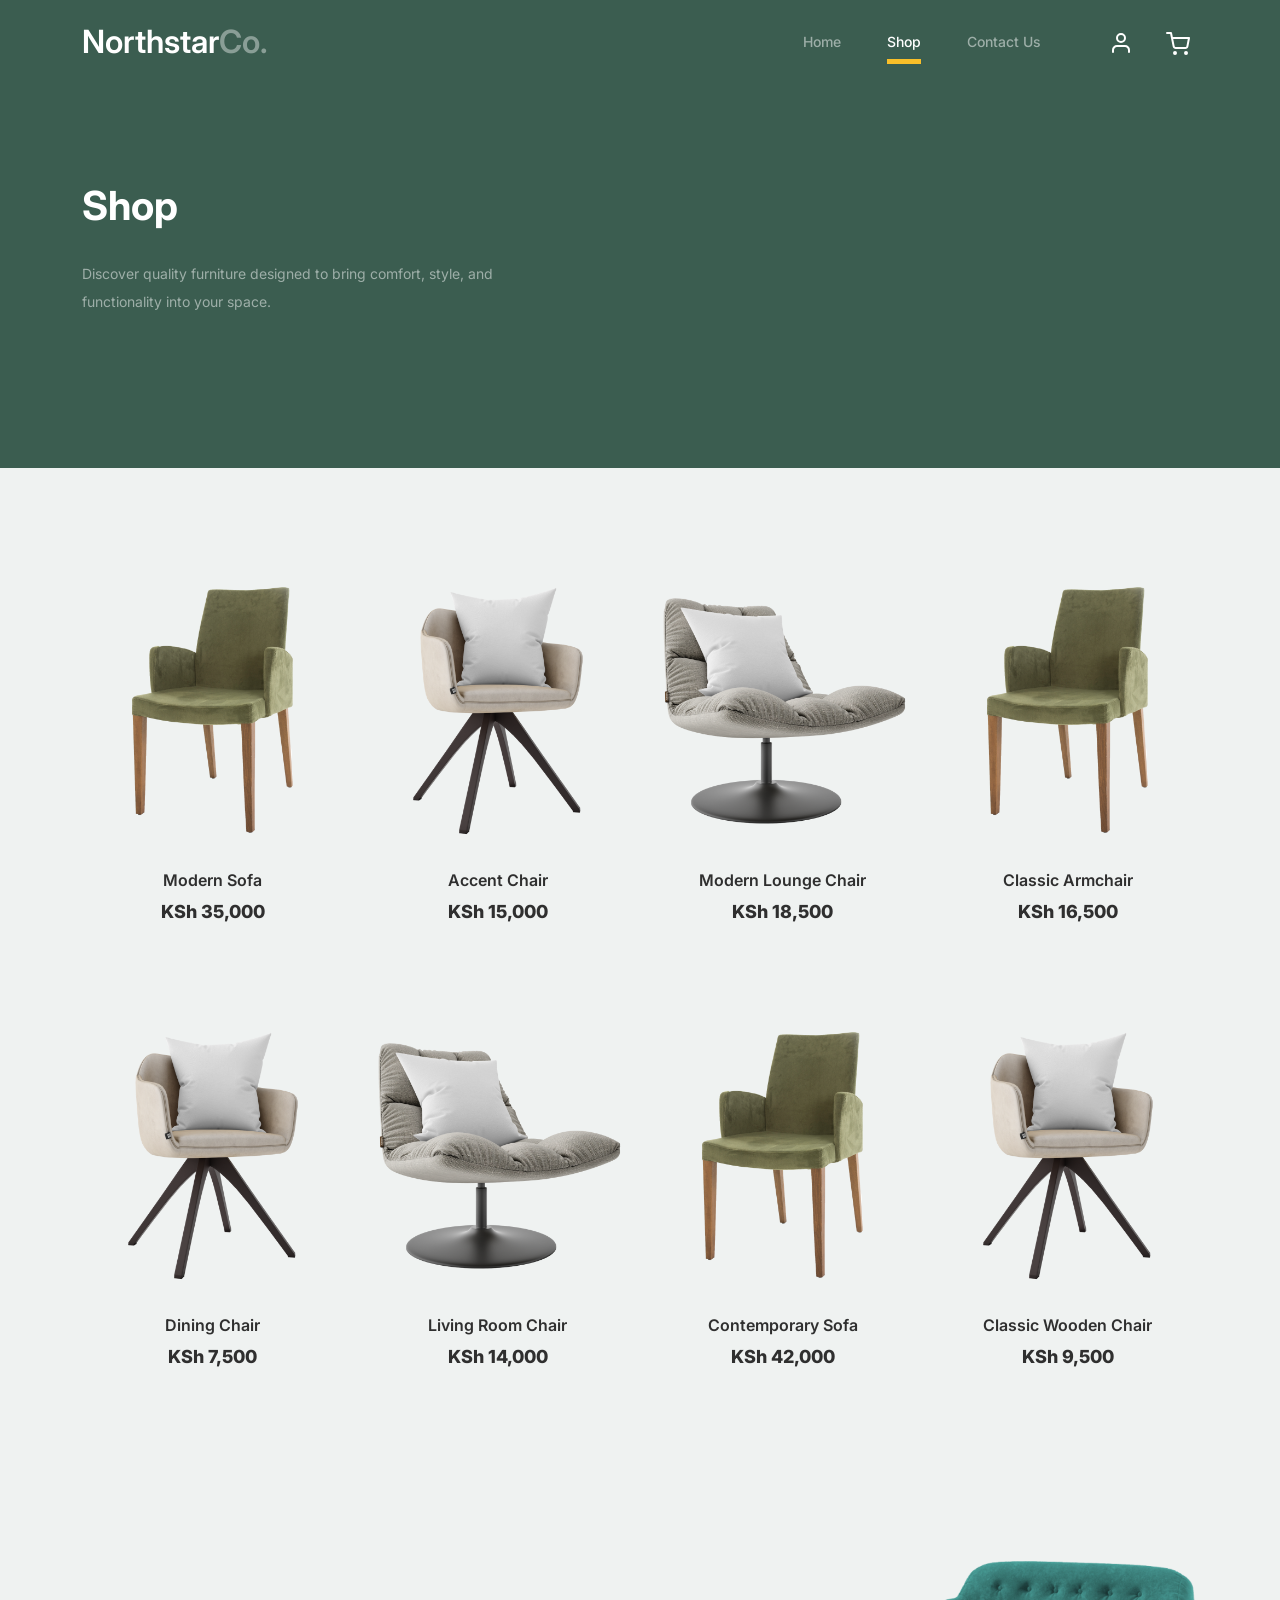
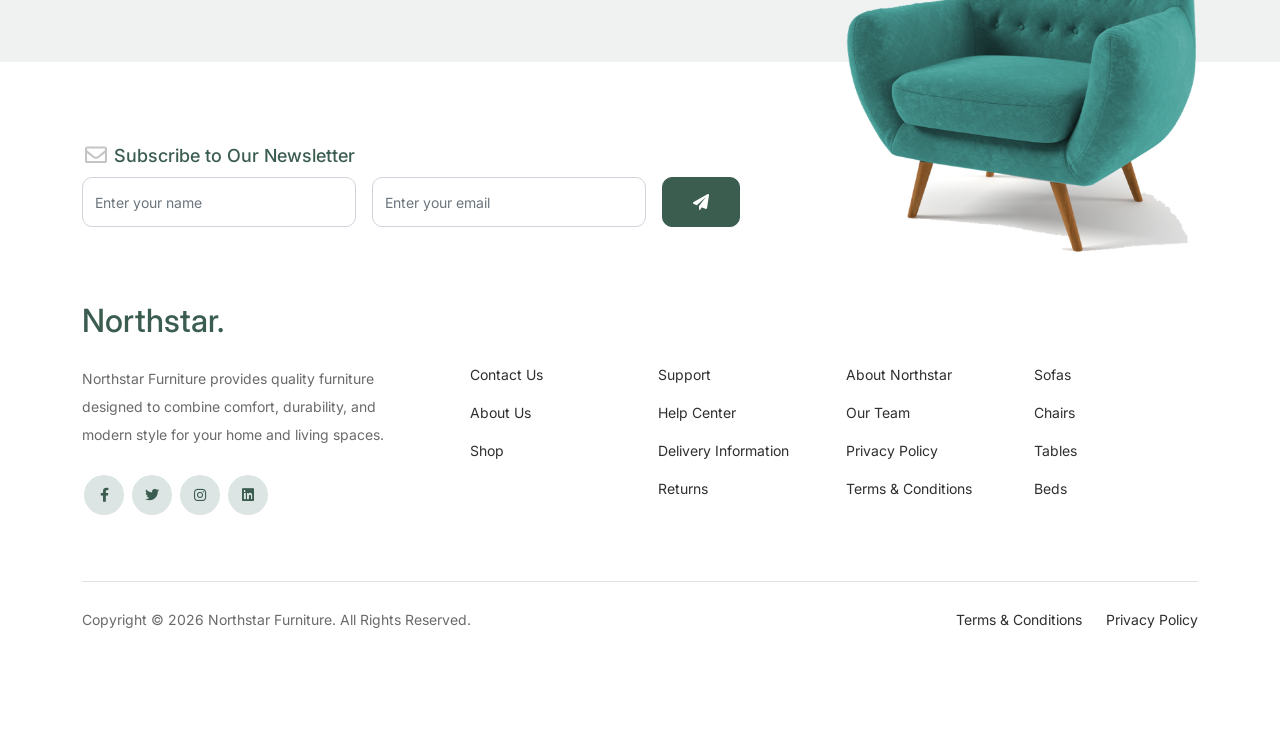
<file: shop.html>
<!doctype html>
<html lang="en">
  <head>
    <meta charset="utf-8" />
    <meta name="viewport" content="width=device-width, initial-scale=1, shrink-to-fit=no"/>
    <meta name="author" content="Northstar Furniture" />
    <meta name="description" content="Shop quality furniture from Northstar Furniture. Discover sofas, chairs, tables, beds, storage solutions, and more."/>
    <meta name="keywords" content="Northstar Furniture, furniture Kenya, furniture Nairobi, sofas Kenya, chairs Kenya, tables Kenya, furniture shop"/>

    <link rel="shortcut icon" href="favicon.png" />

    <!-- Bootstrap CSS -->
    <link href="css/bootstrap.min.css" rel="stylesheet" />

    <!-- Font Awesome -->
    <link href="https://cdnjs.cloudflare.com/ajax/libs/font-awesome/6.0.0-beta3/css/all.min.css" rel="stylesheet"/>

    <!-- Tiny Slider -->
    <link href="css/tiny-slider.css" rel="stylesheet" />

    <!-- Main Stylesheet -->
    <link href="css/style.css" rel="stylesheet" />

    <title>Shop | Northstar Furniture</title>
  </head>

  <body>
    <!-- Start Header / Navigation -->
    <nav
      class="custom-navbar navbar navbar-expand-md navbar-dark bg-dark"
      aria-label="Northstar Furniture navigation bar"
    >
      <div class="container">
        <a class="navbar-brand" href="index.html"> Northstar<span>Co.</span> </a>

        <button
          class="navbar-toggler"
          type="button"
          data-bs-toggle="collapse"
          data-bs-target="#navbarsNorthstar"
          aria-controls="navbarsNorthstar"
          aria-expanded="false"
          aria-label="Toggle navigation"
        >
          <span class="navbar-toggler-icon"></span>
        </button>

        <div class="collapse navbar-collapse" id="navbarsNorthstar">
          <ul class="custom-navbar-nav navbar-nav ms-auto mb-2 mb-md-0">
            <li class="nav-item">
              <a class="nav-link" href="index.html"> Home </a>
            </li>

            <li class="nav-item active">
              <a class="nav-link" href="shop.html"> Shop </a>
            </li>

            <li class="nav-item">
              <a class="nav-link" href="contact.html"> Contact Us </a>
            </li>
          </ul>

          <ul class="custom-navbar-cta navbar-nav mb-2 mb-md-0 ms-5">
            <li>
              <a class="nav-link" href="login.html" aria-label="My Account">
                <img src="images/user.svg" alt="My Account" />
              </a>
            </li>

            <li>
              <a class="nav-link" href="cart.html" aria-label="Shopping Cart">
                <img src="images/cart.svg" alt="Shopping Cart" />
              </a>
            </li>
          </ul>
        </div>
      </div>
    </nav>
    <!-- End Header / Navigation -->

    <!-- Start Hero Section -->
    <div class="hero">
      <div class="container">
        <div class="row justify-content-between">
          <div class="col-lg-5">
            <div class="intro-excerpt">
              <h1>Shop</h1>

              <p class="mb-4">
                Discover quality furniture designed to bring comfort, style, and
                functionality into your space.
              </p>
            </div>
          </div>

          <div class="col-lg-7"></div>
        </div>
      </div>
    </div>
    <!-- End Hero Section -->

    <!-- Start Product Section -->
    <div class="untree_co-section product-section before-footer-section">
      <div class="container">
        <div class="row">
          <!-- Product 1 -->
          <div class="col-12 col-md-4 col-lg-3 mb-5">
            <a class="product-item" href="cart.html">
              <img
                src="images/product-3.png"
                class="img-fluid product-thumbnail"
                alt="Modern Sofa"
              />

              <h3 class="product-title">Modern Sofa</h3>

              <strong class="product-price"> KSh 35,000 </strong>

              <span class="icon-cross">
                <img
                  src="images/cross.svg"
                  class="img-fluid"
                  alt="Add to cart"
                />
              </span>
            </a>
          </div>

          <!-- Product 2 -->
          <div class="col-12 col-md-4 col-lg-3 mb-5">
            <a class="product-item" href="cart.html">
              <img
                src="images/product-1.png"
                class="img-fluid product-thumbnail"
                alt="Accent Chair"
              />

              <h3 class="product-title">Accent Chair</h3>

              <strong class="product-price"> KSh 15,000 </strong>

              <span class="icon-cross">
                <img
                  src="images/cross.svg"
                  class="img-fluid"
                  alt="Add to cart"
                />
              </span>
            </a>
          </div>

          <!-- Product 3 -->
          <div class="col-12 col-md-4 col-lg-3 mb-5">
            <a class="product-item" href="cart.html">
              <img
                src="images/product-2.png"
                class="img-fluid product-thumbnail"
                alt="Modern Lounge Chair"
              />

              <h3 class="product-title">Modern Lounge Chair</h3>

              <strong class="product-price"> KSh 18,500 </strong>

              <span class="icon-cross">
                <img
                  src="images/cross.svg"
                  class="img-fluid"
                  alt="Add to cart"
                />
              </span>
            </a>
          </div>

          <!-- Product 4 -->
          <div class="col-12 col-md-4 col-lg-3 mb-5">
            <a class="product-item" href="cart.html">
              <img
                src="images/product-3.png"
                class="img-fluid product-thumbnail"
                alt="Classic Armchair"
              />

              <h3 class="product-title">Classic Armchair</h3>

              <strong class="product-price"> KSh 16,500 </strong>

              <span class="icon-cross">
                <img
                  src="images/cross.svg"
                  class="img-fluid"
                  alt="Add to cart"
                />
              </span>
            </a>
          </div>

          <!-- Product 5 -->
          <div class="col-12 col-md-4 col-lg-3 mb-5">
            <a class="product-item" href="cart.html">
              <img
                src="images/product-1.png"
                class="img-fluid product-thumbnail"
                alt="Dining Chair"
              />

              <h3 class="product-title">Dining Chair</h3>

              <strong class="product-price"> KSh 7,500 </strong>

              <span class="icon-cross">
                <img
                  src="images/cross.svg"
                  class="img-fluid"
                  alt="Add to cart"
                />
              </span>
            </a>
          </div>

          <!-- Product 6 -->
          <div class="col-12 col-md-4 col-lg-3 mb-5">
            <a class="product-item" href="cart.html">
              <img
                src="images/product-2.png"
                class="img-fluid product-thumbnail"
                alt="Living Room Chair"
              />

              <h3 class="product-title">Living Room Chair</h3>

              <strong class="product-price"> KSh 14,000 </strong>

              <span class="icon-cross">
                <img
                  src="images/cross.svg"
                  class="img-fluid"
                  alt="Add to cart"
                />
              </span>
            </a>
          </div>

          <!-- Product 7 -->
          <div class="col-12 col-md-4 col-lg-3 mb-5">
            <a class="product-item" href="cart.html">
              <img
                src="images/product-3.png"
                class="img-fluid product-thumbnail"
                alt="Contemporary Sofa"
              />

              <h3 class="product-title">Contemporary Sofa</h3>

              <strong class="product-price"> KSh 42,000 </strong>

              <span class="icon-cross">
                <img
                  src="images/cross.svg"
                  class="img-fluid"
                  alt="Add to cart"
                />
              </span>
            </a>
          </div>

          <!-- Product 8 -->
          <div class="col-12 col-md-4 col-lg-3 mb-5">
            <a class="product-item" href="cart.html">
              <img
                src="images/product-1.png"
                class="img-fluid product-thumbnail"
                alt="Classic Wooden Chair"
              />

              <h3 class="product-title">Classic Wooden Chair</h3>

              <strong class="product-price"> KSh 9,500 </strong>

              <span class="icon-cross">
                <img
                  src="images/cross.svg"
                  class="img-fluid"
                  alt="Add to cart"
                />
              </span>
            </a>
          </div>
        </div>
      </div>
    </div>
    <!-- End Product Section -->

    <!-- Start Footer Section -->
    <footer class="footer-section">
      <div class="container relative">
        <div class="sofa-img">
          <img
            src="images/sofa.png"
            alt="Northstar Furniture"
            class="img-fluid"
          />
        </div>

        <!-- Newsletter -->
        <div class="row">
          <div class="col-lg-8">
            <div class="subscription-form">
              <h3 class="d-flex align-items-center">
                <span class="me-1">
                  <img
                    src="images/envelope-outline.svg"
                    alt="Newsletter"
                    class="img-fluid"
                  />
                </span>

                <span> Subscribe to Our Newsletter </span>
              </h3>

              <form action="#" class="row g-3">
                <div class="col-auto">
                  <input
                    type="text"
                    class="form-control"
                    placeholder="Enter your name"
                    aria-label="Your name"
                  />
                </div>

                <div class="col-auto">
                  <input
                    type="email"
                    class="form-control"
                    placeholder="Enter your email"
                    aria-label="Your email"
                  />
                </div>

                <div class="col-auto">
                  <button
                    type="submit"
                    class="btn btn-primary"
                    aria-label="Subscribe"
                  >
                    <span class="fa fa-paper-plane"></span>
                  </button>
                </div>
              </form>
            </div>
          </div>
        </div>

        <!-- Footer Content -->
        <div class="row g-5 mb-5">
          <!-- Brand -->
          <div class="col-lg-4">
            <div class="mb-4 footer-logo-wrap">
              <a href="index.html" class="footer-logo">
                Northstar<span>.</span>
              </a>
            </div>

            <p class="mb-4">
              Northstar Furniture provides quality furniture designed to combine
              comfort, durability, and modern style for your home and living
              spaces.
            </p>

            <ul class="list-unstyled custom-social">
              <li>
                <a href="#" aria-label="Facebook">
                  <span class="fa fa-brands fa-facebook-f"></span>
                </a>
              </li>

              <li>
                <a href="#" aria-label="Twitter">
                  <span class="fa fa-brands fa-twitter"></span>
                </a>
              </li>

              <li>
                <a href="#" aria-label="Instagram">
                  <span class="fa fa-brands fa-instagram"></span>
                </a>
              </li>

              <li>
                <a href="#" aria-label="LinkedIn">
                  <span class="fa fa-brands fa-linkedin"></span>
                </a>
              </li>
            </ul>
          </div>

          <!-- Footer Links -->
          <div class="col-lg-8">
            <div class="row links-wrap">
              <!-- Customer Links -->
              <div class="col-6 col-sm-6 col-md-3">
                <ul class="list-unstyled">
                  <li>
                    <a href="contact.html"> Contact Us </a>
                  </li>

                  <li>
                    <a href="#"> About Us </a>
                  </li>

                  <li>
                    <a href="shop.html"> Shop </a>
                  </li>
                </ul>
              </div>

              <!-- Support -->
              <div class="col-6 col-sm-6 col-md-3">
                <ul class="list-unstyled">
                  <li>
                    <a href="#"> Support </a>
                  </li>

                  <li>
                    <a href="#"> Help Center </a>
                  </li>

                  <li>
                    <a href="#"> Delivery Information </a>
                  </li>

                  <li>
                    <a href="#"> Returns </a>
                  </li>
                </ul>
              </div>

              <!-- Company -->
              <div class="col-6 col-sm-6 col-md-3">
                <ul class="list-unstyled">
                  <li>
                    <a href="#"> About Northstar </a>
                  </li>

                  <li>
                    <a href="#"> Our Team </a>
                  </li>

                  <li>
                    <a href="#"> Privacy Policy </a>
                  </li>

                  <li>
                    <a href="#"> Terms &amp; Conditions </a>
                  </li>
                </ul>
              </div>

              <!-- Categories -->
              <div class="col-6 col-sm-6 col-md-3">
                <ul class="list-unstyled">
                  <li>
                    <a href="shop.html"> Sofas </a>
                  </li>

                  <li>
                    <a href="shop.html"> Chairs </a>
                  </li>

                  <li>
                    <a href="shop.html"> Tables </a>
                  </li>

                  <li>
                    <a href="shop.html"> Beds </a>
                  </li>
                </ul>
              </div>
            </div>
          </div>
        </div>

        <!-- Copyright -->
        <div class="border-top copyright">
          <div class="row pt-4">
            <div class="col-lg-6">
              <p class="mb-2 text-center text-lg-start">
                Copyright &copy;

                <script>
                  document.write(new Date().getFullYear());
                </script>

                Northstar Furniture. All Rights Reserved.
              </p>
            </div>

            <div class="col-lg-6 text-center text-lg-end">
              <ul class="list-unstyled d-inline-flex ms-auto">
                <li class="me-4">
                  <a href="#"> Terms &amp; Conditions </a>
                </li>

                <li>
                  <a href="#"> Privacy Policy </a>
                </li>
              </ul>
            </div>
          </div>
        </div>
      </div>
    </footer>
    <!-- End Footer Section -->

    <!-- JavaScript -->
    <script src="js/bootstrap.bundle.min.js"></script>
    <script src="js/tiny-slider.js"></script>
    <script src="js/custom.js"></script>
  </body>
</html>
</file>
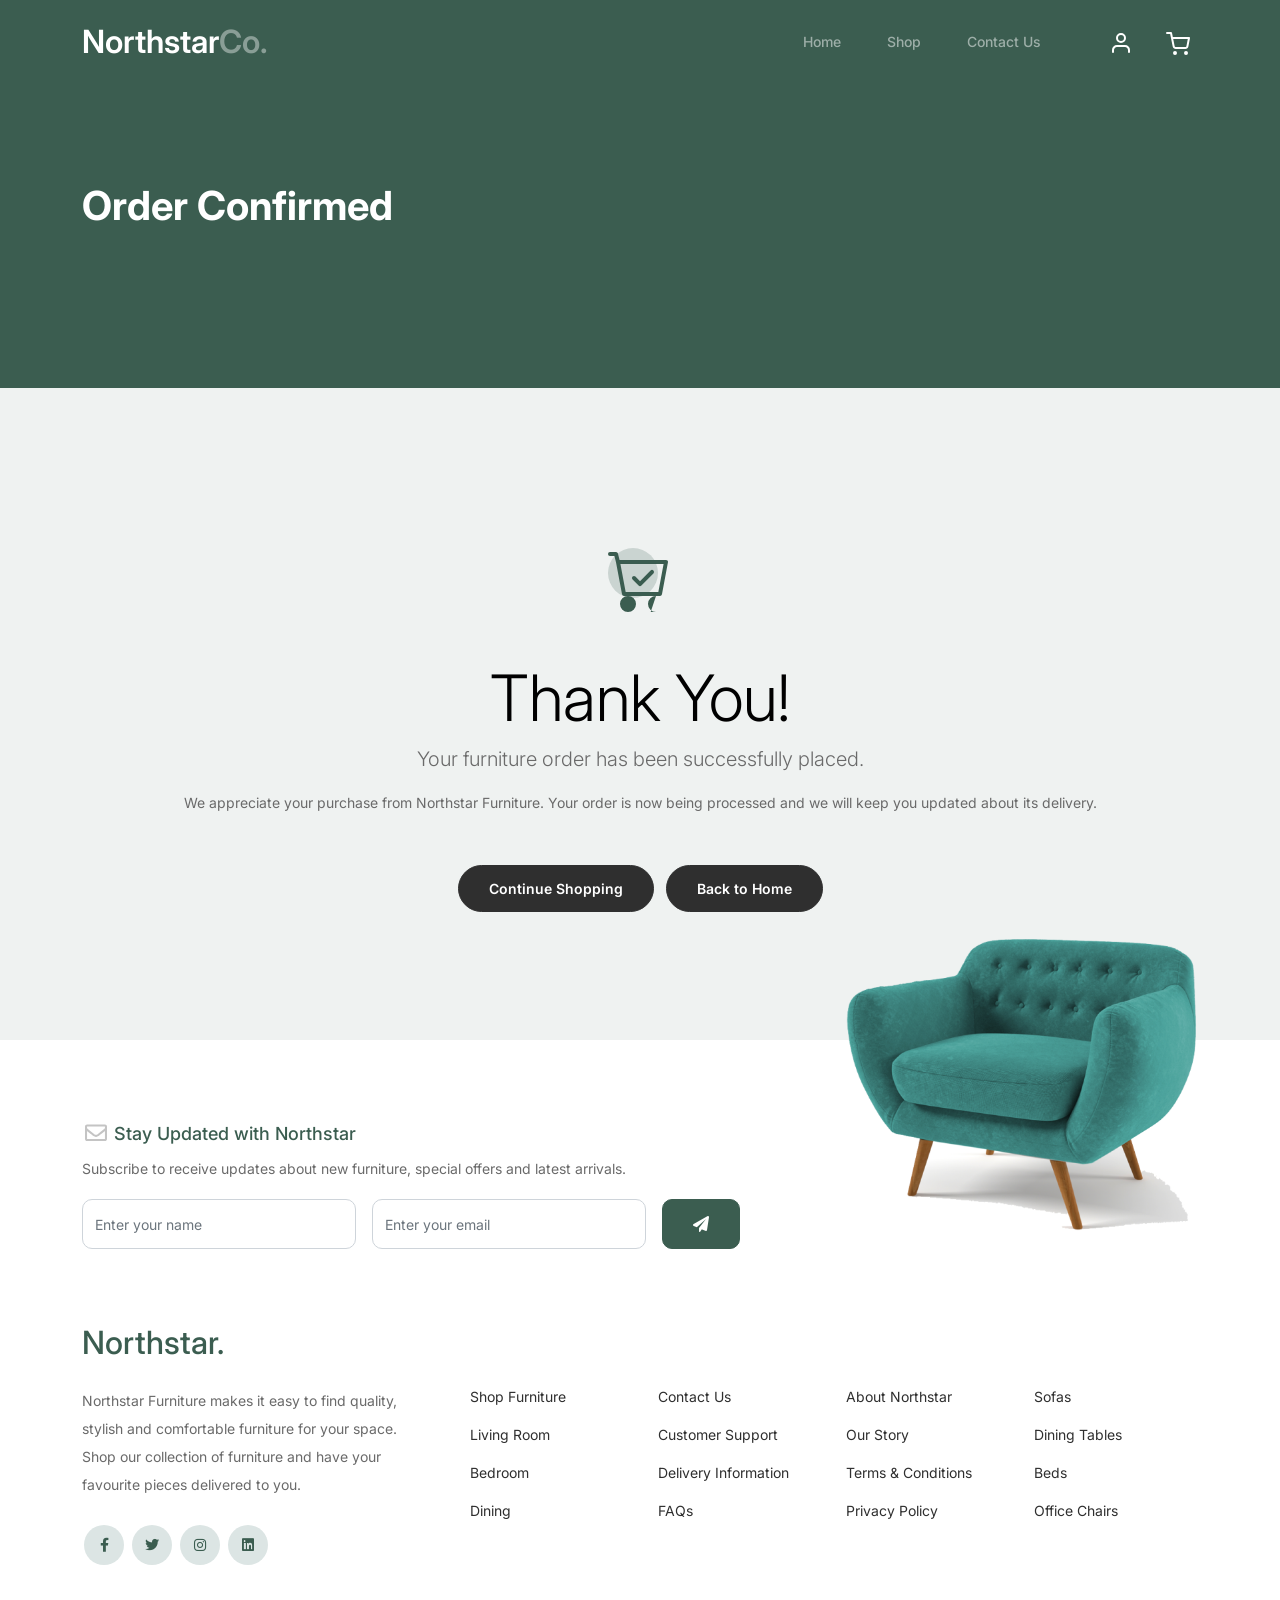
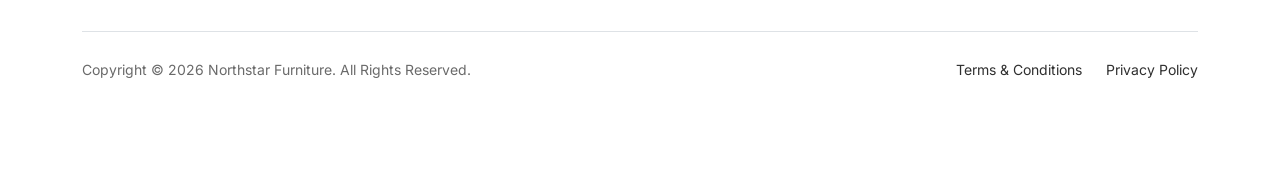
<file: thankyou.html>
<!doctype html>
<html lang="en">
  <head>
    <meta charset="utf-8" />
    <meta name="viewport" content="width=device-width, initial-scale=1, shrink-to-fit=no"/>
    <meta name="author" content="Northstar Furniture" />
    <link rel="shortcut icon" href="favicon.png" />
    <meta name="description" content="Thank you for shopping with Northstar Furniture. Your furniture order has been successfully placed."/>
    <meta name="keywords" content="Northstar Furniture, furniture Kenya, furniture shop, sofas, chairs, tables, home furniture"
    />

    <!-- Bootstrap CSS -->
    <link href="css/bootstrap.min.css" rel="stylesheet" />
    <link href="https://cdnjs.cloudflare.com/ajax/libs/font-awesome/6.0.0-beta3/css/all.min.css" rel="stylesheet"/>
    <link href="css/tiny-slider.css" rel="stylesheet" />
    <link href="css/style.css" rel="stylesheet" />

    <title>Order Successful | Northstar Furniture</title>
  </head>

  <body>
    <!-- Start Header/Navigation -->
    <nav
      class="custom-navbar navbar navbar-expand-md navbar-dark bg-dark"
      aria-label="Northstar Furniture navigation bar"
    >
      <div class="container">
        <a class="navbar-brand" href="index.html"> Northstar<span>Co.</span> </a>

        <button
          class="navbar-toggler"
          type="button"
          data-bs-toggle="collapse"
          data-bs-target="#navbarsNorthstar"
          aria-controls="navbarsNorthstar"
          aria-expanded="false"
          aria-label="Toggle navigation"
        >
          <span class="navbar-toggler-icon"></span>
        </button>

        <div class="collapse navbar-collapse" id="navbarsNorthstar">
          <ul class="custom-navbar-nav navbar-nav ms-auto mb-2 mb-md-0">
            <li class="nav-item">
              <a class="nav-link" href="index.html">Home</a>
            </li>

            <li>
              <a class="nav-link" href="shop.html">Shop</a>
            </li>

            <li>
              <a class="nav-link" href="contact.html">Contact Us</a>
            </li>
          </ul>

          <ul class="custom-navbar-cta navbar-nav mb-2 mb-md-0 ms-5">
            <!-- User -->
            <li>
              <a class="nav-link" href="login.html" aria-label="Account">
                <img src="images/user.svg" alt="Account" />
              </a>
            </li>

            <!-- Cart -->
            <li>
              <a class="nav-link" href="cart.html" aria-label="Shopping cart">
                <img src="images/cart.svg" alt="Shopping Cart" />
              </a>
            </li>
          </ul>
        </div>
      </div>
    </nav>
    <!-- End Header/Navigation -->

    <!-- Start Hero Section -->
    <div class="hero">
      <div class="container">
        <div class="row justify-content-between">
          <div class="col-lg-5">
            <div class="intro-excerpt">
              <h1>Order Confirmed</h1>
            </div>
          </div>

          <div class="col-lg-7"></div>
        </div>
      </div>
    </div>
    <!-- End Hero Section -->

    <!-- Start Thank You Section -->

    <div class="untree_co-section">
      <div class="container">
        <div class="row">
          <div class="col-md-12 text-center pt-5">
            <!-- Success Icon -->
            <span class="display-3 thankyou-icon text-primary">
              <svg
                width="1em"
                height="1em"
                viewBox="0 0 16 16"
                class="bi bi-cart-check mb-5"
                fill="currentColor"
                xmlns="http://www.w3.org/2000/svg"
              >
                <path
                  fill-rule="evenodd"
                  d="M11.354 5.646a.5.5 0 0 1 0 .708l-3 3a.5.5 0 0 1-.708 0l-1.5-1.5a.5.5 0 1 1 .708-.708L8 8.293l2.646-2.647a.5.5 0 0 1 .708 0z"
                />

                <path
                  fill-rule="evenodd"
                  d="M0 1.5A.5.5 0 0 1 .5 1H2a.5.5 0 0 1 .485.379L2.89 3H14.5a.5.5 0 0 1 .491.592l-1.5 8A.5.5 0 0 1 13 12H4a.5.5 0 0 1-.491-.408L2.01 3.607 1.61 2H.5a.5.5 0 0 1-.5-.5zM3.102 4l1.313 7h8.17l1.313-7H3.102zM5 12a2 2 0 1 0 0 4 2 2 0 0 0 0-4zm7 0a2 2 0 1 0 0 4 2 2 0 0 0-2 2 2 0 0 0-2-2zm-7 1a1 1 0 1 0 0 2 1 1 0 0 0-1-2zm7 0a1 1 0 1 0 0 2 1 1 0 0 0-1-2z"
                />
              </svg>
            </span>

            <!-- Confirmation Message -->

            <h2 class="display-3 text-black">Thank You!</h2>

            <p class="lead mb-3">
              Your furniture order has been successfully placed.
            </p>

            <p class="mb-5">
              We appreciate your purchase from Northstar Furniture. Your order
              is now being processed and we will keep you updated about its
              delivery.
            </p>

            <!-- Action Buttons -->

            <p>
              <a href="shop.html" class="btn btn-sm btn-outline-black me-2">
                Continue Shopping
              </a>

              <a href="index.html" class="btn btn-sm btn-black">
                Back to Home
              </a>
            </p>
          </div>
        </div>
      </div>
    </div>

    <!-- End Thank You Section -->

    <!-- Start Footer Section -->

    <footer class="footer-section">
      <div class="container relative">
        <!-- Decorative Sofa -->

        <div class="sofa-img">
          <img
            src="images/sofa.png"
            alt="Northstar Furniture sofa"
            class="img-fluid"
          />
        </div>

        <!-- Newsletter -->

        <div class="row">
          <div class="col-lg-8">
            <div class="subscription-form">
              <h3 class="d-flex align-items-center">
                <span class="me-1">
                  <img
                    src="images/envelope-outline.svg"
                    alt="Newsletter"
                    class="img-fluid"
                  />
                </span>

                <span>Stay Updated with Northstar</span>
              </h3>

              <p>
                Subscribe to receive updates about new furniture, special offers
                and latest arrivals.
              </p>

              <form action="#" class="row g-3">
                <div class="col-auto">
                  <input
                    type="text"
                    class="form-control"
                    placeholder="Enter your name"
                    aria-label="Your name"
                  />
                </div>

                <div class="col-auto">
                  <input
                    type="email"
                    class="form-control"
                    placeholder="Enter your email"
                    aria-label="Your email"
                  />
                </div>

                <div class="col-auto">
                  <button
                    class="btn btn-primary"
                    type="submit"
                    aria-label="Subscribe"
                  >
                    <span class="fa fa-paper-plane"></span>
                  </button>
                </div>
              </form>
            </div>
          </div>
        </div>

        <!-- Footer Main Content -->

        <div class="row g-5 mb-5">
          <!-- Brand -->

          <div class="col-lg-4">
            <div class="mb-4 footer-logo-wrap">
              <a href="index.html" class="footer-logo">
                Northstar<span>.</span>
              </a>
            </div>

            <p class="mb-4">
              Northstar Furniture makes it easy to find quality, stylish and
              comfortable furniture for your space. Shop our collection of
              furniture and have your favourite pieces delivered to you.
            </p>

            <!-- Social Media -->

            <ul class="list-unstyled custom-social">
              <li>
                <a href="#" aria-label="Facebook">
                  <span class="fa fa-brands fa-facebook-f"></span>
                </a>
              </li>

              <li>
                <a href="#" aria-label="Twitter">
                  <span class="fa fa-brands fa-twitter"></span>
                </a>
              </li>

              <li>
                <a href="#" aria-label="Instagram">
                  <span class="fa fa-brands fa-instagram"></span>
                </a>
              </li>

              <li>
                <a href="#" aria-label="LinkedIn">
                  <span class="fa fa-brands fa-linkedin"></span>
                </a>
              </li>
            </ul>
          </div>

          <!-- Footer Links -->

          <div class="col-lg-8">
            <div class="row links-wrap">
              <!-- Shop -->

              <div class="col-6 col-sm-6 col-md-3">
                <ul class="list-unstyled">
                  <li>
                    <a href="shop.html">Shop Furniture</a>
                  </li>

                  <li>
                    <a href="shop.html">Living Room</a>
                  </li>

                  <li>
                    <a href="shop.html">Bedroom</a>
                  </li>

                  <li>
                    <a href="shop.html">Dining</a>
                  </li>
                </ul>
              </div>

              <!-- Customer Support -->

              <div class="col-6 col-sm-6 col-md-3">
                <ul class="list-unstyled">
                  <li>
                    <a href="contact.html">Contact Us</a>
                  </li>

                  <li>
                    <a href="#">Customer Support</a>
                  </li>

                  <li>
                    <a href="#">Delivery Information</a>
                  </li>

                  <li>
                    <a href="#">FAQs</a>
                  </li>
                </ul>
              </div>

              <!-- Company -->

              <div class="col-6 col-sm-6 col-md-3">
                <ul class="list-unstyled">
                  <li>
                    <a href="#">About Northstar</a>
                  </li>

                  <li>
                    <a href="#">Our Story</a>
                  </li>

                  <li>
                    <a href="#">Terms & Conditions</a>
                  </li>

                  <li>
                    <a href="#">Privacy Policy</a>
                  </li>
                </ul>
              </div>

              <!-- Popular Furniture -->

              <div class="col-6 col-sm-6 col-md-3">
                <ul class="list-unstyled">
                  <li>
                    <a href="shop.html">Sofas</a>
                  </li>

                  <li>
                    <a href="shop.html">Dining Tables</a>
                  </li>

                  <li>
                    <a href="shop.html">Beds</a>
                  </li>

                  <li>
                    <a href="shop.html">Office Chairs</a>
                  </li>
                </ul>
              </div>
            </div>
          </div>
        </div>

        <!-- Copyright -->

        <div class="border-top copyright">
          <div class="row pt-4">
            <div class="col-lg-6">
              <p class="mb-2 text-center text-lg-start">
                Copyright &copy;
                <script>
                  document.write(new Date().getFullYear());
                </script>

                Northstar Furniture. All Rights Reserved.
              </p>
            </div>

            <div class="col-lg-6 text-center text-lg-end">
              <ul class="list-unstyled d-inline-flex ms-auto">
                <li class="me-4">
                  <a href="#"> Terms &amp; Conditions </a>
                </li>

                <li>
                  <a href="#"> Privacy Policy </a>
                </li>
              </ul>
            </div>
          </div>
        </div>
      </div>
    </footer>

    <!-- End Footer Section -->

    <!-- JavaScript -->

    <script src="js/bootstrap.bundle.min.js"></script>
    <script src="js/tiny-slider.js"></script>
    <script src="js/custom.js"></script>
  </body>
</html>
</file>
<file: css/tiny-slider.css>
.tns-outer{padding:0 !important}.tns-outer [hidden]{display:none !important}.tns-outer [aria-controls],.tns-outer [data-action]{cursor:pointer}.tns-slider{-webkit-transition:all 0s;-moz-transition:all 0s;transition:all 0s}.tns-slider>.tns-item{-webkit-box-sizing:border-box;-moz-box-sizing:border-box;box-sizing:border-box}.tns-horizontal.tns-subpixel{white-space:nowrap}.tns-horizontal.tns-subpixel>.tns-item{display:inline-block;vertical-align:top;white-space:normal}.tns-horizontal.tns-no-subpixel:after{content:'';display:table;clear:both}.tns-horizontal.tns-no-subpixel>.tns-item{float:left}.tns-horizontal.tns-carousel.tns-no-subpixel>.tns-item{margin-right:-100%}.tns-no-calc{position:relative;left:0}.tns-gallery{position:relative;left:0;min-height:1px}.tns-gallery>.tns-item{position:absolute;left:-100%;-webkit-transition:transform 0s, opacity 0s;-moz-transition:transform 0s, opacity 0s;transition:transform 0s, opacity 0s}.tns-gallery>.tns-slide-active{position:relative;left:auto !important}.tns-gallery>.tns-moving{-webkit-transition:all 0.25s;-moz-transition:all 0.25s;transition:all 0.25s}.tns-autowidth{display:inline-block}.tns-lazy-img{-webkit-transition:opacity 0.6s;-moz-transition:opacity 0.6s;transition:opacity 0.6s;opacity:0.6}.tns-lazy-img.tns-complete{opacity:1}.tns-ah{-webkit-transition:height 0s;-moz-transition:height 0s;transition:height 0s}.tns-ovh{overflow:hidden}.tns-visually-hidden{position:absolute;left:-10000em}.tns-transparent{opacity:0;visibility:hidden}.tns-fadeIn{opacity:1;filter:alpha(opacity=100);z-index:0}.tns-normal,.tns-fadeOut{opacity:0;filter:alpha(opacity=0);z-index:-1}.tns-vpfix{white-space:nowrap}.tns-vpfix>div,.tns-vpfix>li{display:inline-block}.tns-t-subp2{margin:0 auto;width:310px;position:relative;height:10px;overflow:hidden}.tns-t-ct{width:2333.3333333%;width:-webkit-calc(100% * 70 / 3);width:-moz-calc(100% * 70 / 3);width:calc(100% * 70 / 3);position:absolute;right:0}.tns-t-ct:after{content:'';display:table;clear:both}.tns-t-ct>div{width:1.4285714%;width:-webkit-calc(100% / 70);width:-moz-calc(100% / 70);width:calc(100% / 70);height:10px;float:left}

/*# sourceMappingURL=sourcemaps/tiny-slider.css.map */
</file>
<file: css/style.css>
/*
* Template Name: UntreeStore
* Template Author: Untree.co
* Author URI: https://untree.co/
* License: https://creativecommons.org/licenses/by/3.0/
*/
@import url("https://fonts.googleapis.com/css2?family=Inter:wght@400;500;600;700;800&display=swap");
body {
  overflow-x: hidden;
  position: relative; }

body {
  font-family: "Inter", sans-serif;
  font-weight: 400;
  line-height: 28px;
  color: #6a6a6a;
  font-size: 14px;
  background-color: #eff2f1; }

a {
  text-decoration: none;
  -webkit-transition: .3s all ease;
  -o-transition: .3s all ease;
  transition: .3s all ease;
  color: #2f2f2f;
  text-decoration: underline; }
  a:hover {
    color: #2f2f2f;
    text-decoration: none; }
  a.more {
    font-weight: 600; }

.custom-navbar {
  background: #3b5d50 !important;
  padding-top: 20px;
  padding-bottom: 20px; }
  .custom-navbar .navbar-brand {
    font-size: 32px;
    font-weight: 600; }
    .custom-navbar .navbar-brand > span {
      opacity: .4; }
  .custom-navbar .navbar-toggler {
    border-color: transparent; }
    .custom-navbar .navbar-toggler:active, .custom-navbar .navbar-toggler:focus {
      -webkit-box-shadow: none;
      box-shadow: none;
      outline: none; }
  @media (min-width: 992px) {
    .custom-navbar .custom-navbar-nav li {
      margin-left: 15px;
      margin-right: 15px; } }
  .custom-navbar .custom-navbar-nav li a {
    font-weight: 500;
    color: #ffffff !important;
    opacity: .5;
    -webkit-transition: .3s all ease;
    -o-transition: .3s all ease;
    transition: .3s all ease;
    position: relative; }
    @media (min-width: 768px) {
      .custom-navbar .custom-navbar-nav li a:before {
        content: "";
        position: absolute;
        bottom: 0;
        left: 8px;
        right: 8px;
        background: #f9bf29;
        height: 5px;
        opacity: 1;
        visibility: visible;
        width: 0;
        -webkit-transition: .15s all ease-out;
        -o-transition: .15s all ease-out;
        transition: .15s all ease-out; } }
    .custom-navbar .custom-navbar-nav li a:hover {
      opacity: 1; }
      .custom-navbar .custom-navbar-nav li a:hover:before {
        width: calc(100% - 16px); }
  .custom-navbar .custom-navbar-nav li.active a {
    opacity: 1; }
    .custom-navbar .custom-navbar-nav li.active a:before {
      width: calc(100% - 16px); }
  .custom-navbar .custom-navbar-cta {
    margin-left: 0 !important;
    -webkit-box-orient: horizontal;
    -webkit-box-direction: normal;
    -ms-flex-direction: row;
    flex-direction: row; }
    @media (min-width: 768px) {
      .custom-navbar .custom-navbar-cta {
        margin-left: 40px !important; } }
    .custom-navbar .custom-navbar-cta li {
      margin-left: 0px;
      margin-right: 0px; }
      .custom-navbar .custom-navbar-cta li:first-child {
        margin-right: 20px; }

.hero {
  background: #3b5d50;
  padding: calc(4rem - 30px) 0 0rem 0; }
  @media (min-width: 768px) {
    .hero {
      padding: calc(4rem - 30px) 0 4rem 0; } }
  @media (min-width: 992px) {
    .hero {
      padding: calc(8rem - 30px) 0 8rem 0; } }
  .hero .intro-excerpt {
    position: relative;
    z-index: 4; }
    @media (min-width: 992px) {
      .hero .intro-excerpt {
        max-width: 450px; } }
  .hero h1 {
    font-weight: 700;
    color: #ffffff;
    margin-bottom: 30px; }
    @media (min-width: 1400px) {
      .hero h1 {
        font-size: 54px; } }
  .hero p {
    color: rgba(255, 255, 255, 0.5);
    margin-botom: 30px; }
  .hero .hero-img-wrap {
    position: relative; }
    .hero .hero-img-wrap img {
      position: relative;
      top: 0px;
      right: 0px;
      z-index: 2;
      max-width: 780px;
      left: -20px; }
      @media (min-width: 768px) {
        .hero .hero-img-wrap img {
          right: 0px;
          left: -100px; } }
      @media (min-width: 992px) {
        .hero .hero-img-wrap img {
          left: 0px;
          top: -80px;
          position: absolute;
          right: -50px; } }
      @media (min-width: 1200px) {
        .hero .hero-img-wrap img {
          left: 0px;
          top: -80px;
          right: -100px; } }
    .hero .hero-img-wrap:after {
      content: "";
      position: absolute;
      width: 255px;
      height: 217px;
      background-image: url("../images/dots-light.svg");
      background-size: contain;
      background-repeat: no-repeat;
      right: -100px;
      top: -0px; }
      @media (min-width: 1200px) {
        .hero .hero-img-wrap:after {
          top: -40px; } }

.btn {
  font-weight: 600;
  padding: 12px 30px;
  border-radius: 30px;
  color: #ffffff;
  background: #2f2f2f;
  border-color: #2f2f2f; }
  .btn:hover {
    color: #ffffff;
    background: #222222;
    border-color: #222222; }
  .btn:active, .btn:focus {
    outline: none !important;
    -webkit-box-shadow: none;
    box-shadow: none; }
  .btn.btn-primary {
    background: #3b5d50;
    border-color: #3b5d50; }
    .btn.btn-primary:hover {
      background: #314d43;
      border-color: #314d43; }
  .btn.btn-secondary {
    color: #2f2f2f;
    background: #f9bf29;
    border-color: #f9bf29; }
    .btn.btn-secondary:hover {
      background: #f8b810;
      border-color: #f8b810; }
  .btn.btn-white-outline {
    background: transparent;
    border-width: 2px;
    border-color: rgba(255, 255, 255, 0.3); }
    .btn.btn-white-outline:hover {
      border-color: white;
      color: #ffffff; }

.section-title {
  color: #2f2f2f; }

.product-section {
  padding: 7rem 0; }
  .product-section .product-item {
    text-align: center;
    text-decoration: none;
    display: block;
    position: relative;
    padding-bottom: 50px;
    cursor: pointer; }
    .product-section .product-item .product-thumbnail {
      margin-bottom: 30px;
      position: relative;
      top: 0;
      -webkit-transition: .3s all ease;
      -o-transition: .3s all ease;
      transition: .3s all ease; }
    .product-section .product-item h3 {
      font-weight: 600;
      font-size: 16px; }
    .product-section .product-item strong {
      font-weight: 800 !important;
      font-size: 18px !important; }
    .product-section .product-item h3, .product-section .product-item strong {
      color: #2f2f2f;
      text-decoration: none; }
    .product-section .product-item .icon-cross {
      position: absolute;
      width: 35px;
      height: 35px;
      display: inline-block;
      background: #2f2f2f;
      bottom: 15px;
      left: 50%;
      -webkit-transform: translateX(-50%);
      -ms-transform: translateX(-50%);
      transform: translateX(-50%);
      margin-bottom: -17.5px;
      border-radius: 50%;
      opacity: 0;
      visibility: hidden;
      -webkit-transition: .3s all ease;
      -o-transition: .3s all ease;
      transition: .3s all ease; }
      .product-section .product-item .icon-cross img {
        position: absolute;
        left: 50%;
        top: 50%;
        -webkit-transform: translate(-50%, -50%);
        -ms-transform: translate(-50%, -50%);
        transform: translate(-50%, -50%); }
    .product-section .product-item:before {
      bottom: 0;
      left: 0;
      right: 0;
      position: absolute;
      content: "";
      background: #dce5e4;
      height: 0%;
      z-index: -1;
      border-radius: 10px;
      -webkit-transition: .3s all ease;
      -o-transition: .3s all ease;
      transition: .3s all ease; }
    .product-section .product-item:hover .product-thumbnail {
      top: -25px; }
    .product-section .product-item:hover .icon-cross {
      bottom: 0;
      opacity: 1;
      visibility: visible; }
    .product-section .product-item:hover:before {
      height: 70%; }

.why-choose-section {
  padding: 7rem 0; }
  .why-choose-section .img-wrap {
    position: relative; }
    .why-choose-section .img-wrap:before {
      position: absolute;
      content: "";
      width: 255px;
      height: 217px;
      background-image: url("../images/dots-yellow.svg");
      background-repeat: no-repeat;
      background-size: contain;
      -webkit-transform: translate(-40%, -40%);
      -ms-transform: translate(-40%, -40%);
      transform: translate(-40%, -40%);
      z-index: -1; }
    .why-choose-section .img-wrap img {
      border-radius: 20px; }

.feature {
  margin-bottom: 30px; }
  .feature .icon {
    display: inline-block;
    position: relative;
    margin-bottom: 20px; }
    .feature .icon:before {
      content: "";
      width: 33px;
      height: 33px;
      position: absolute;
      background: rgba(59, 93, 80, 0.2);
      border-radius: 50%;
      right: -8px;
      bottom: 0; }
  .feature h3 {
    font-size: 14px;
    color: #2f2f2f; }
  .feature p {
    font-size: 14px;
    line-height: 22px;
    color: #6a6a6a; }

.we-help-section {
  padding: 7rem 0; }
  .we-help-section .imgs-grid {
    display: -ms-grid;
    display: grid;
    -ms-grid-columns: (1fr)[27];
    grid-template-columns: repeat(27, 1fr);
    position: relative; }
    .we-help-section .imgs-grid:before {
      position: absolute;
      content: "";
      width: 255px;
      height: 217px;
      background-image: url("../images/dots-green.svg");
      background-size: contain;
      background-repeat: no-repeat;
      -webkit-transform: translate(-40%, -40%);
      -ms-transform: translate(-40%, -40%);
      transform: translate(-40%, -40%);
      z-index: -1; }
    .we-help-section .imgs-grid .grid {
      position: relative; }
      .we-help-section .imgs-grid .grid img {
        border-radius: 20px;
        max-width: 100%; }
      .we-help-section .imgs-grid .grid.grid-1 {
        -ms-grid-column: 1;
        -ms-grid-column-span: 18;
        grid-column: 1 / span 18;
        -ms-grid-row: 1;
        -ms-grid-row-span: 27;
        grid-row: 1 / span 27; }
      .we-help-section .imgs-grid .grid.grid-2 {
        -ms-grid-column: 19;
        -ms-grid-column-span: 27;
        grid-column: 19 / span 27;
        -ms-grid-row: 1;
        -ms-grid-row-span: 5;
        grid-row: 1 / span 5;
        padding-left: 20px; }
      .we-help-section .imgs-grid .grid.grid-3 {
        -ms-grid-column: 14;
        -ms-grid-column-span: 16;
        grid-column: 14 / span 16;
        -ms-grid-row: 6;
        -ms-grid-row-span: 27;
        grid-row: 6 / span 27;
        padding-top: 20px; }

.custom-list {
  width: 100%; }
  .custom-list li {
    display: inline-block;
    width: calc(50% - 20px);
    margin-bottom: 12px;
    line-height: 1.5;
    position: relative;
    padding-left: 20px; }
    .custom-list li:before {
      content: "";
      width: 8px;
      height: 8px;
      border-radius: 50%;
      border: 2px solid #3b5d50;
      position: absolute;
      left: 0;
      top: 8px; }

.popular-product {
  padding: 0 0 7rem 0; }
  .popular-product .product-item-sm h3 {
    font-size: 14px;
    font-weight: 700;
    color: #2f2f2f; }
  .popular-product .product-item-sm a {
    text-decoration: none;
    color: #2f2f2f;
    -webkit-transition: .3s all ease;
    -o-transition: .3s all ease;
    transition: .3s all ease; }
    .popular-product .product-item-sm a:hover {
      color: rgba(47, 47, 47, 0.5); }
  .popular-product .product-item-sm p {
    line-height: 1.4;
    margin-bottom: 10px;
    font-size: 14px; }
  .popular-product .product-item-sm .thumbnail {
    margin-right: 10px;
    -webkit-box-flex: 0;
    -ms-flex: 0 0 120px;
    flex: 0 0 120px;
    position: relative; }
    .popular-product .product-item-sm .thumbnail:before {
      content: "";
      position: absolute;
      border-radius: 20px;
      background: #dce5e4;
      width: 98px;
      height: 98px;
      top: 50%;
      left: 50%;
      -webkit-transform: translate(-50%, -50%);
      -ms-transform: translate(-50%, -50%);
      transform: translate(-50%, -50%);
      z-index: -1; }

.testimonial-section {
  padding: 3rem 0 7rem 0; }

.testimonial-slider-wrap {
  position: relative; }
  .testimonial-slider-wrap .tns-inner {
    padding-top: 30px; }
  .testimonial-slider-wrap .item .testimonial-block blockquote {
    font-size: 16px; }
    @media (min-width: 768px) {
      .testimonial-slider-wrap .item .testimonial-block blockquote {
        line-height: 32px;
        font-size: 18px; } }
  .testimonial-slider-wrap .item .testimonial-block .author-info .author-pic {
    margin-bottom: 20px; }
    .testimonial-slider-wrap .item .testimonial-block .author-info .author-pic img {
      max-width: 80px;
      border-radius: 50%; }
  .testimonial-slider-wrap .item .testimonial-block .author-info h3 {
    font-size: 14px;
    font-weight: 700;
    color: #2f2f2f;
    margin-bottom: 0; }
  .testimonial-slider-wrap #testimonial-nav {
    position: absolute;
    top: 50%;
    z-index: 99;
    width: 100%;
    display: none; }
    @media (min-width: 768px) {
      .testimonial-slider-wrap #testimonial-nav {
        display: block; } }
    .testimonial-slider-wrap #testimonial-nav > span {
      cursor: pointer;
      position: absolute;
      width: 58px;
      height: 58px;
      line-height: 58px;
      border-radius: 50%;
      background: rgba(59, 93, 80, 0.1);
      color: #2f2f2f;
      -webkit-transition: .3s all ease;
      -o-transition: .3s all ease;
      transition: .3s all ease; }
      .testimonial-slider-wrap #testimonial-nav > span:hover {
        background: #3b5d50;
        color: #ffffff; }
    .testimonial-slider-wrap #testimonial-nav .prev {
      left: -10px; }
    .testimonial-slider-wrap #testimonial-nav .next {
      right: 0; }
  .testimonial-slider-wrap .tns-nav {
    position: absolute;
    bottom: -50px;
    left: 50%;
    -webkit-transform: translateX(-50%);
    -ms-transform: translateX(-50%);
    transform: translateX(-50%); }
    .testimonial-slider-wrap .tns-nav button {
      background: none;
      border: none;
      display: inline-block;
      position: relative;
      width: 0 !important;
      height: 7px !important;
      margin: 2px; }
      .testimonial-slider-wrap .tns-nav button:active, .testimonial-slider-wrap .tns-nav button:focus, .testimonial-slider-wrap .tns-nav button:hover {
        outline: none;
        -webkit-box-shadow: none;
        box-shadow: none;
        background: none; }
      .testimonial-slider-wrap .tns-nav button:before {
        display: block;
        width: 7px;
        height: 7px;
        left: 0;
        top: 0;
        position: absolute;
        content: "";
        border-radius: 50%;
        -webkit-transition: .3s all ease;
        -o-transition: .3s all ease;
        transition: .3s all ease;
        background-color: #d6d6d6; }
      .testimonial-slider-wrap .tns-nav button:hover:before, .testimonial-slider-wrap .tns-nav button.tns-nav-active:before {
        background-color: #3b5d50; }

.before-footer-section {
  padding: 7rem 0 12rem 0 !important; }

.blog-section {
  padding: 7rem 0 12rem 0; }
  .blog-section .post-entry a {
    text-decoration: none; }
  .blog-section .post-entry .post-thumbnail {
    display: block;
    margin-bottom: 20px; }
    .blog-section .post-entry .post-thumbnail img {
      border-radius: 20px;
      -webkit-transition: .3s all ease;
      -o-transition: .3s all ease;
      transition: .3s all ease; }
  .blog-section .post-entry .post-content-entry {
    padding-left: 15px;
    padding-right: 15px; }
    .blog-section .post-entry .post-content-entry h3 {
      font-size: 16px;
      margin-bottom: 0;
      font-weight: 600;
      margin-bottom: 7px; }
    .blog-section .post-entry .post-content-entry .meta {
      font-size: 14px; }
      .blog-section .post-entry .post-content-entry .meta a {
        font-weight: 600; }
  .blog-section .post-entry:hover .post-thumbnail img, .blog-section .post-entry:focus .post-thumbnail img {
    opacity: .7; }

.footer-section {
  padding: 80px 0;
  background: #ffffff; }
  .footer-section .relative {
    position: relative; }
  .footer-section a {
    text-decoration: none;
    color: #2f2f2f;
    -webkit-transition: .3s all ease;
    -o-transition: .3s all ease;
    transition: .3s all ease; }
    .footer-section a:hover {
      color: rgba(47, 47, 47, 0.5); }
  .footer-section .subscription-form {
    margin-bottom: 40px;
    position: relative;
    z-index: 2;
    margin-top: 100px; }
    @media (min-width: 992px) {
      .footer-section .subscription-form {
        margin-top: 0px;
        margin-bottom: 80px; } }
    .footer-section .subscription-form h3 {
      font-size: 18px;
      font-weight: 500;
      color: #3b5d50; }
    .footer-section .subscription-form .form-control {
      height: 50px;
      border-radius: 10px;
      font-family: "Inter", sans-serif; }
      .footer-section .subscription-form .form-control:active, .footer-section .subscription-form .form-control:focus {
        outline: none;
        -webkit-box-shadow: none;
        box-shadow: none;
        border-color: #3b5d50;
        -webkit-box-shadow: 0 1px 4px 0 rgba(0, 0, 0, 0.2);
        box-shadow: 0 1px 4px 0 rgba(0, 0, 0, 0.2); }
      .footer-section .subscription-form .form-control::-webkit-input-placeholder {
        font-size: 14px; }
      .footer-section .subscription-form .form-control::-moz-placeholder {
        font-size: 14px; }
      .footer-section .subscription-form .form-control:-ms-input-placeholder {
        font-size: 14px; }
      .footer-section .subscription-form .form-control:-moz-placeholder {
        font-size: 14px; }
    .footer-section .subscription-form .btn {
      border-radius: 10px !important; }
  .footer-section .sofa-img {
    position: absolute;
    top: -200px;
    z-index: 1;
    right: 0; }
    .footer-section .sofa-img img {
      max-width: 380px; }
  .footer-section .links-wrap {
    margin-top: 0px; }
    @media (min-width: 992px) {
      .footer-section .links-wrap {
        margin-top: 54px; } }
    .footer-section .links-wrap ul li {
      margin-bottom: 10px; }
  .footer-section .footer-logo-wrap .footer-logo {
    font-size: 32px;
    font-weight: 500;
    text-decoration: none;
    color: #3b5d50; }
  .footer-section .custom-social li {
    margin: 2px;
    display: inline-block; }
    .footer-section .custom-social li a {
      width: 40px;
      height: 40px;
      text-align: center;
      line-height: 40px;
      display: inline-block;
      background: #dce5e4;
      color: #3b5d50;
      border-radius: 50%; }
      .footer-section .custom-social li a:hover {
        background: #3b5d50;
        color: #ffffff; }
  .footer-section .border-top {
    border-color: #dce5e4; }
    .footer-section .border-top.copyright {
      font-size: 14px !important; }

.untree_co-section {
  padding: 7rem 0; }

.form-control {
  height: 50px;
  border-radius: 10px;
  font-family: "Inter", sans-serif; }
  .form-control:active, .form-control:focus {
    outline: none;
    -webkit-box-shadow: none;
    box-shadow: none;
    border-color: #3b5d50;
    -webkit-box-shadow: 0 1px 4px 0 rgba(0, 0, 0, 0.2);
    box-shadow: 0 1px 4px 0 rgba(0, 0, 0, 0.2); }
  .form-control::-webkit-input-placeholder {
    font-size: 14px; }
  .form-control::-moz-placeholder {
    font-size: 14px; }
  .form-control:-ms-input-placeholder {
    font-size: 14px; }
  .form-control:-moz-placeholder {
    font-size: 14px; }

.service {
  line-height: 1.5; }
  .service .service-icon {
    border-radius: 10px;
    -webkit-box-flex: 0;
    -ms-flex: 0 0 50px;
    flex: 0 0 50px;
    height: 50px;
    line-height: 50px;
    text-align: center;
    background: #3b5d50;
    margin-right: 20px;
    color: #ffffff; }

textarea {
  height: auto !important; }

.site-blocks-table {
  overflow: auto; }
  .site-blocks-table .product-thumbnail {
    width: 200px; }
  .site-blocks-table .btn {
    padding: 2px 10px; }
  .site-blocks-table thead th {
    padding: 30px;
    text-align: center;
    border-width: 0px !important;
    vertical-align: middle;
    color: rgba(0, 0, 0, 0.8);
    font-size: 18px; }
  .site-blocks-table td {
    padding: 20px;
    text-align: center;
    vertical-align: middle;
    color: rgba(0, 0, 0, 0.8); }
  .site-blocks-table tbody tr:first-child td {
    border-top: 1px solid #3b5d50 !important; }
  .site-blocks-table .btn {
    background: none !important;
    color: #000000;
    border: none;
    height: auto !important; }

.site-block-order-table th {
  border-top: none !important;
  border-bottom-width: 1px !important; }

.site-block-order-table td, .site-block-order-table th {
  color: #000000; }

.couponcode-wrap input {
  border-radius: 10px !important; }

.text-primary {
  color: #3b5d50 !important; }

.thankyou-icon {
  position: relative;
  color: #3b5d50; }
  .thankyou-icon:before {
    position: absolute;
    content: "";
    width: 50px;
    height: 50px;
    border-radius: 50%;
    background: rgba(59, 93, 80, 0.2); }
</file>
